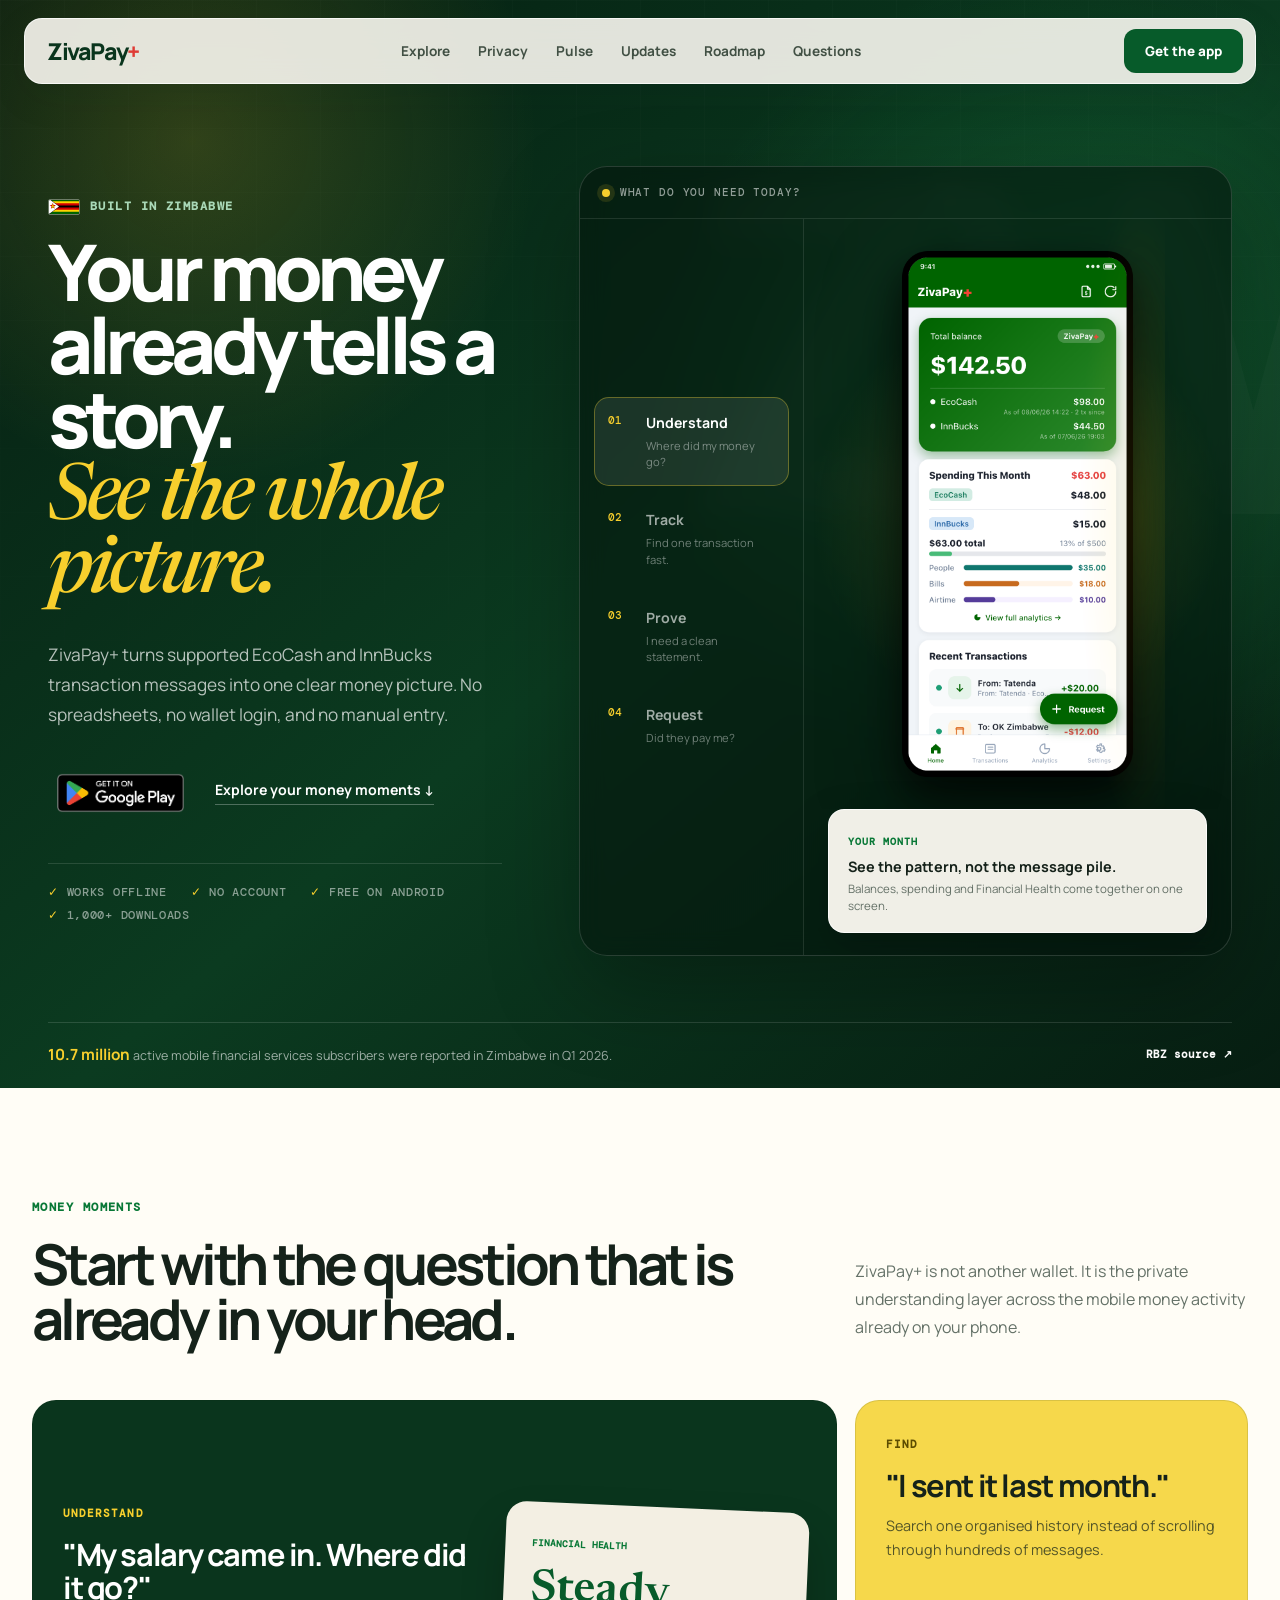
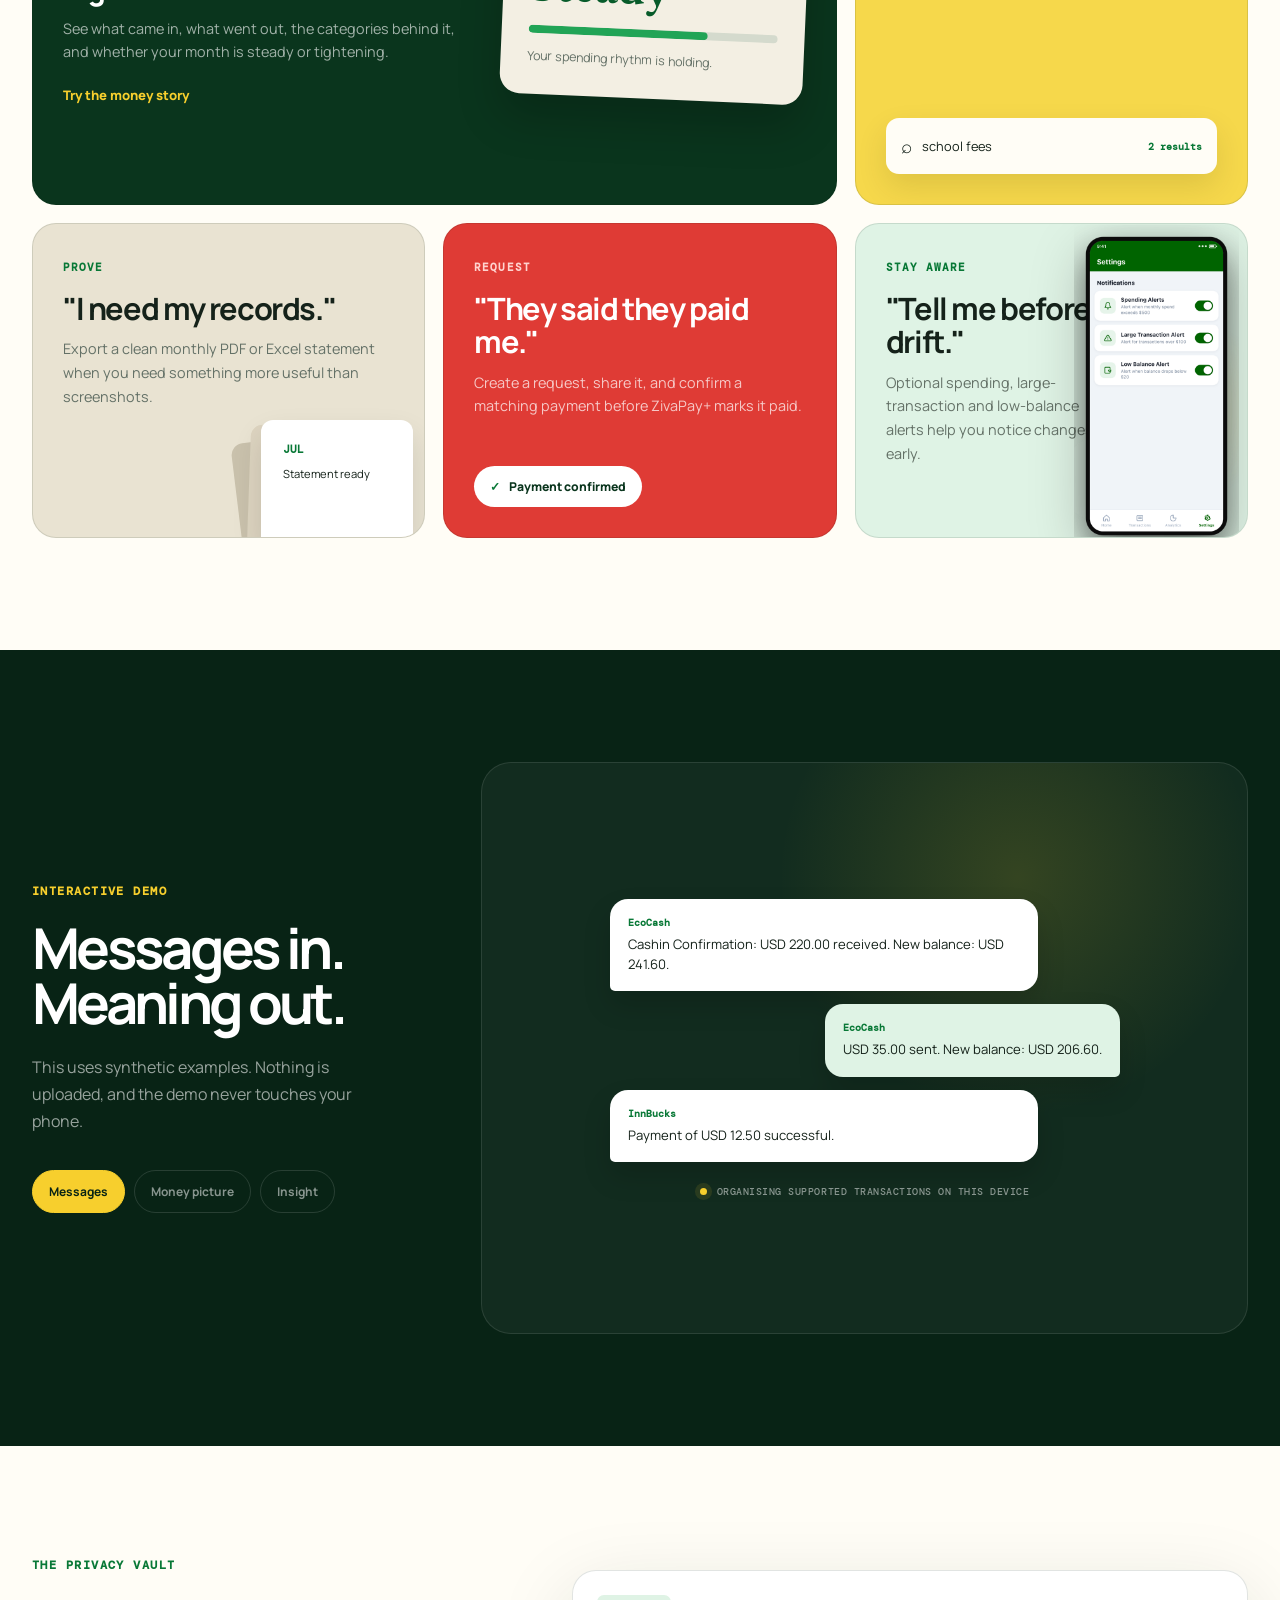
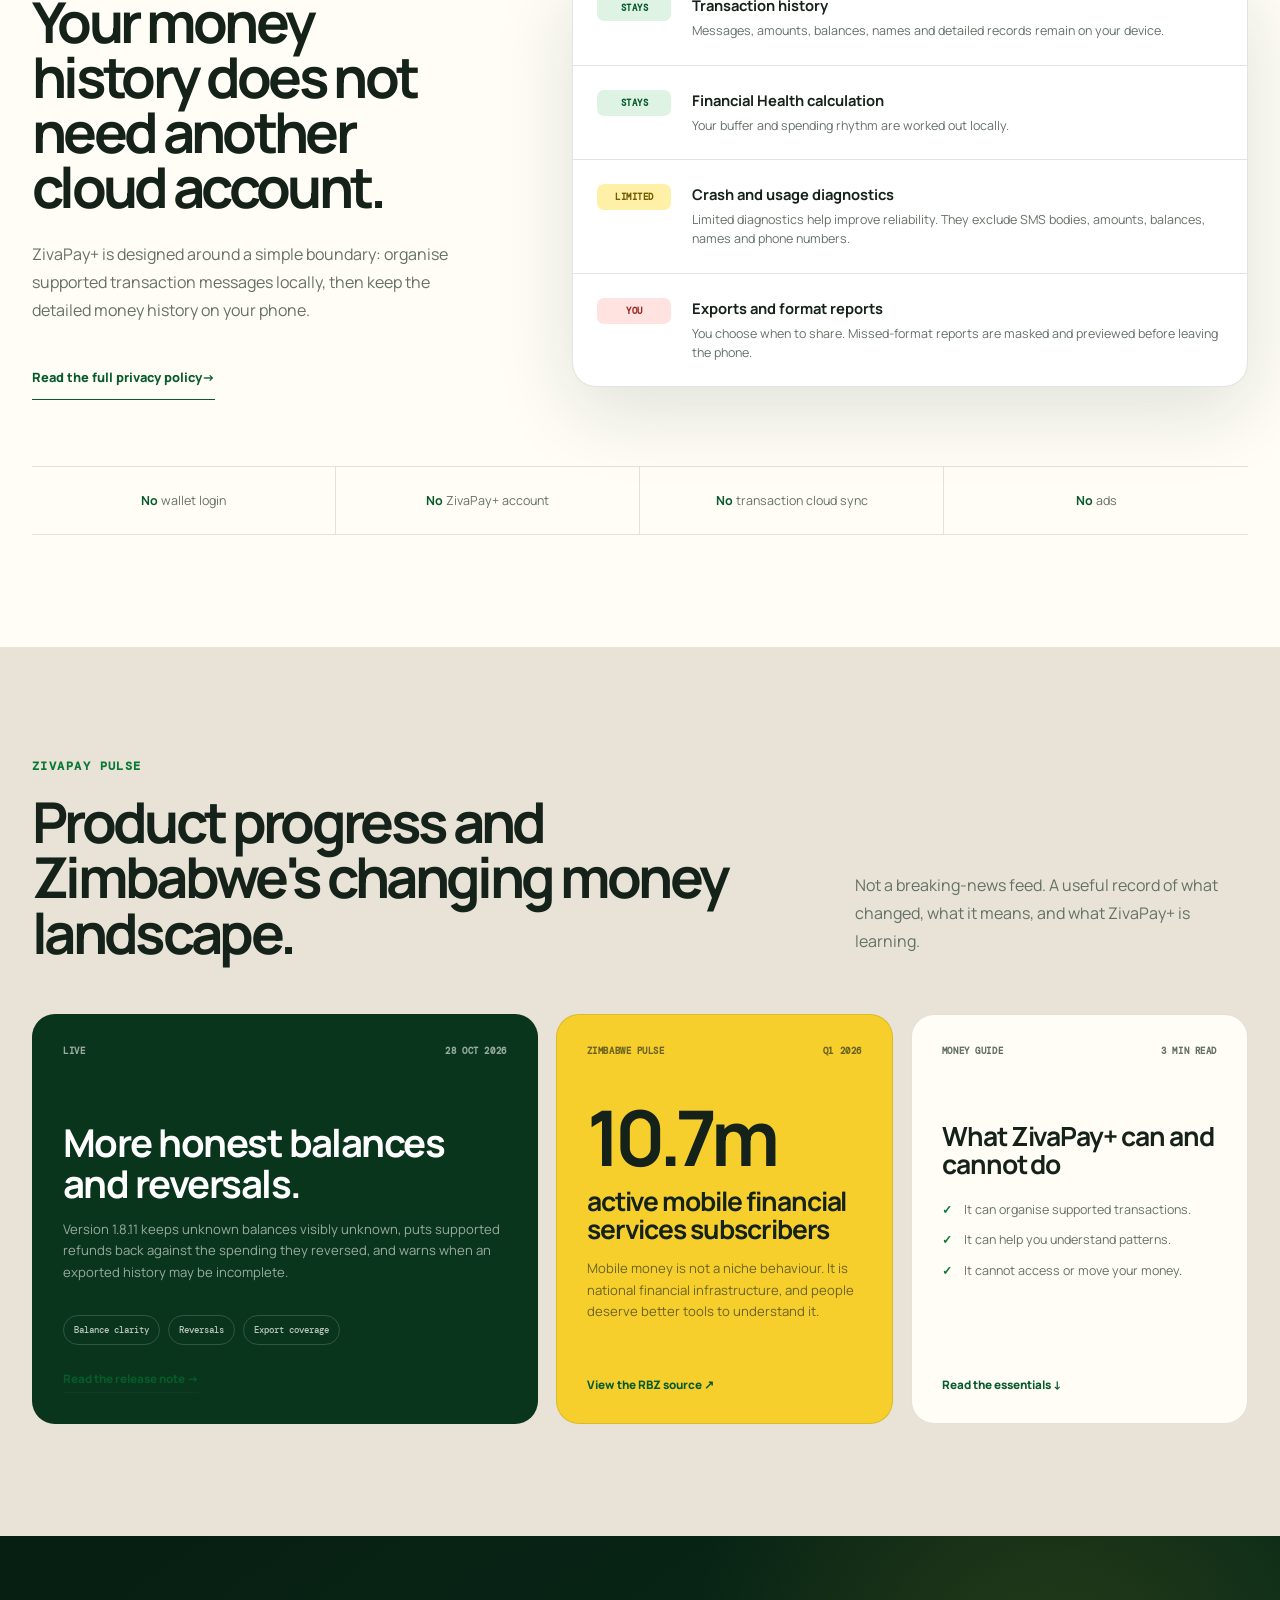
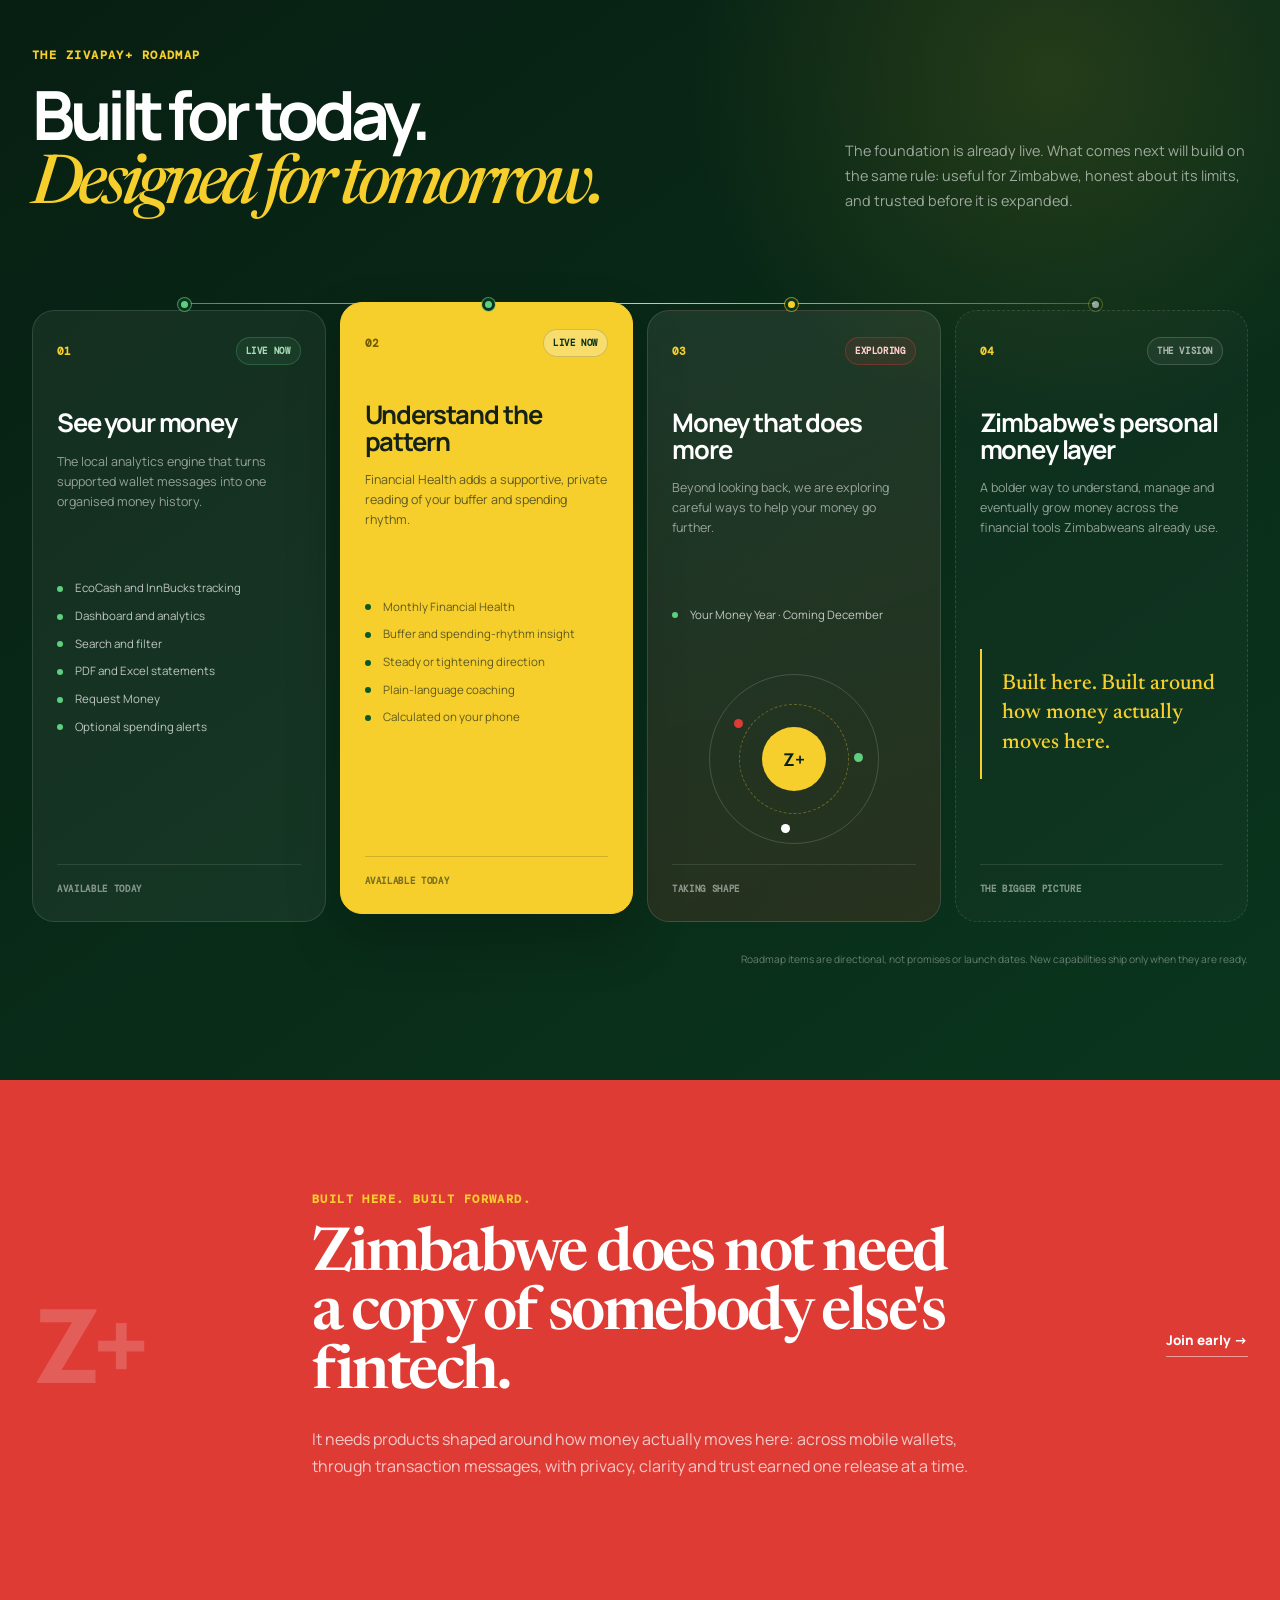
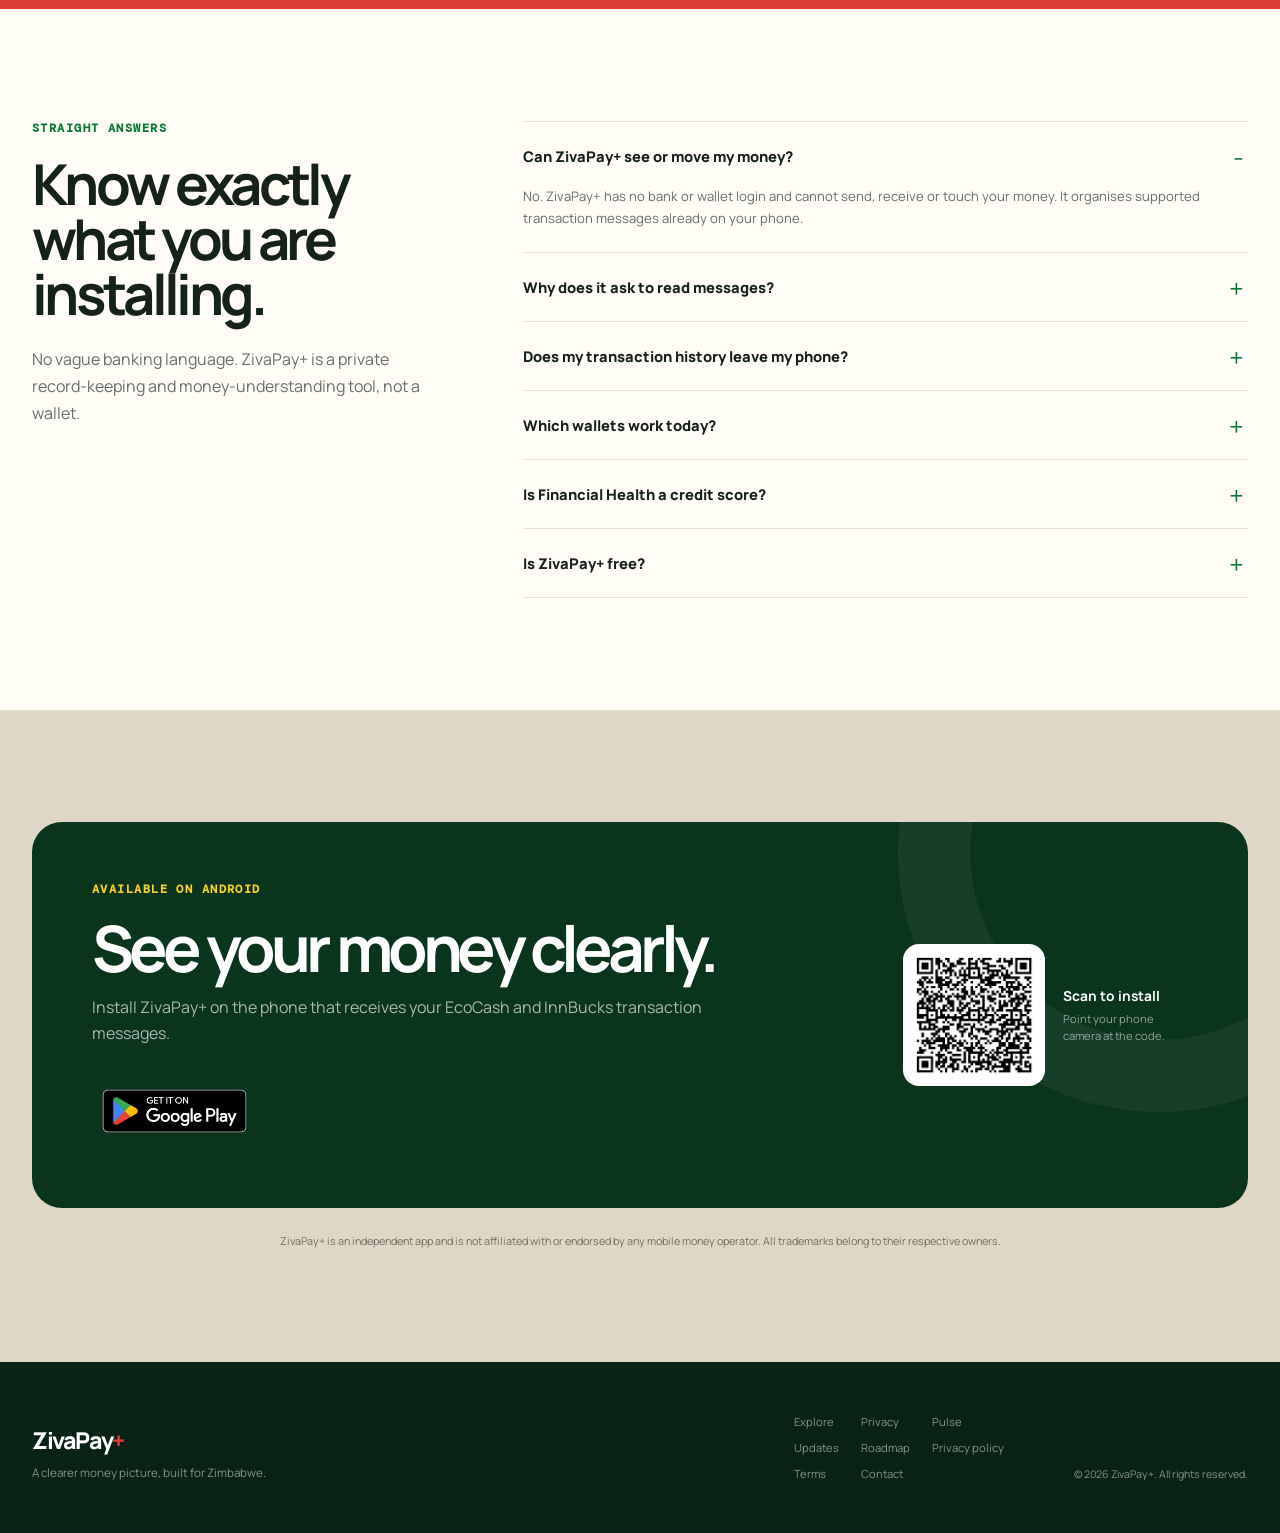
<file: index.html>
<!DOCTYPE html>
<html lang="en">
<head>
  <meta charset="UTF-8"/>
  <meta name="viewport" content="width=device-width, initial-scale=1.0"/>
  <title>ZivaPay+ | EcoCash &amp; InnBucks Money Tracker Zimbabwe</title>
  <meta name="description" content="Track supported EcoCash and InnBucks transactions privately on Android. See balances, spending, Financial Health, statements and payment requests in one place."/>
  <link rel="canonical" href="https://zivapayplus.com/"/>
  <meta name="theme-color" content="#0b5d31"/>
  <meta property="og:type" content="website"/>
  <meta property="og:locale" content="en_ZW"/>
  <meta property="og:site_name" content="ZivaPay+"/>
  <meta property="og:title" content="ZivaPay+ - Your money story, finally clear"/>
  <meta property="og:description" content="Understand your EcoCash and InnBucks activity in one private, on-device money picture."/>
  <meta property="og:url" content="https://zivapayplus.com/"/>
  <meta property="og:image" content="https://zivapayplus.com/og-image.png"/>
  <meta property="og:image:width" content="1200"/>
  <meta property="og:image:height" content="630"/>
  <meta property="og:image:alt" content="ZivaPay+ brings supported EcoCash and InnBucks activity into one clear money picture"/>
  <meta name="twitter:card" content="summary_large_image"/>
  <meta name="twitter:title" content="ZivaPay+ - Your money story, finally clear"/>
  <meta name="twitter:description" content="A clearer view of EcoCash and InnBucks, built for Zimbabwe."/>
  <meta name="twitter:image" content="https://zivapayplus.com/og-image.png"/>
  <meta name="twitter:image:alt" content="ZivaPay+ brings supported EcoCash and InnBucks activity into one clear money picture"/>
  <link rel="preconnect" href="https://fonts.googleapis.com"/>
  <link rel="preconnect" href="https://fonts.gstatic.com" crossorigin/>
  <link href="https://fonts.googleapis.com/css2?family=DM+Mono:wght@400;500&amp;family=Manrope:wght@400;500;600;700;800&amp;family=Newsreader:opsz,wght@6..72,500;6..72,600&amp;display=swap" rel="stylesheet"/>
  <link rel="stylesheet" href="./styles.css?v=20260822-1"/>
  <script src="./site.js?v=2" defer></script>
  <script type="application/ld+json">
  {
    "@context": "https://schema.org",
    "@type": "MobileApplication",
    "name": "ZivaPay+",
    "url": "https://zivapayplus.com/",
    "downloadUrl": "https://play.google.com/store/apps/details?id=com.nyoniedwin.zimpayplus.app",
    "operatingSystem": "Android",
    "applicationCategory": "FinanceApplication",
    "description": "ZivaPay+ privately organises supported EcoCash and InnBucks transaction messages into an on-device money history.",
    "inLanguage": "en-ZW",
    "countryOfOrigin": {
      "@type": "Country",
      "name": "Zimbabwe"
    },
    "offers": {
      "@type": "Offer",
      "price": "0",
      "priceCurrency": "USD",
      "availability": "https://schema.org/InStock",
      "url": "https://play.google.com/store/apps/details?id=com.nyoniedwin.zimpayplus.app"
    },
    "featureList": [
      "Supported EcoCash and InnBucks transaction tracking",
      "On-device Financial Health",
      "Request Money",
      "PDF and Excel statements",
      "Optional spending alerts"
    ]
  }
  </script>
</head>
<body>
  <a class="skip-link" href="#main">Skip to content</a>

  <nav class="site-nav" aria-label="Primary navigation">
    <a class="brand" href="#top" aria-label="ZivaPay+ home">ZivaPay<span>+</span></a>
    <div class="nav-links">
      <a href="#explore">Explore</a>
      <a href="#privacy">Privacy</a>
      <a href="#pulse">Pulse</a>
      <a href="updates.html">Updates</a>
      <a href="#roadmap">Roadmap</a>
      <a href="#questions">Questions</a>
    </div>
    <a class="nav-cta" data-play-placement="nav" href="https://play.google.com/store/apps/details?id=com.nyoniedwin.zimpayplus.app&amp;referrer=utm_source%3Dzivapayplus.com%26utm_medium%3Dwebsite%26utm_campaign%3Dwebsite_launch%26utm_content%3Dnav">Get the app</a>
  </nav>

  <main id="main">
    <section class="hero" id="top">
      <div class="hero-grid">
        <div class="hero-copy">
          <p class="eyebrow"><img class="flag-mark" src="./flag-zimbabwe.svg" width="1200" height="600" alt=""/> Built in Zimbabwe</p>
          <h1>Your money already tells a story. <em>See the whole picture.</em></h1>
          <p class="hero-lede">ZivaPay+ turns supported EcoCash and InnBucks transaction messages into one clear money picture. No spreadsheets, no wallet login, and no manual entry.</p>
          <div class="hero-actions">
            <a class="play-link" data-play-placement="hero" href="https://play.google.com/store/apps/details?id=com.nyoniedwin.zimpayplus.app&amp;referrer=utm_source%3Dzivapayplus.com%26utm_medium%3Dwebsite%26utm_campaign%3Dwebsite_launch%26utm_content%3Dhero" aria-label="Get ZivaPay+ on Google Play">
              <img src="./google-play-badge.png" width="646" height="250" alt="Get it on Google Play"/>
            </a>
            <a class="text-link" href="#explore">Explore your money moments <span aria-hidden="true">&darr;</span></a>
          </div>
          <div class="hero-assurance" aria-label="Product assurances">
            <span>Works offline</span>
            <span>No account</span>
            <span>Free on Android</span>
            <span>1,000+ downloads</span>
          </div>
        </div>

        <div class="pathfinder" aria-label="Choose what you want ZivaPay+ to help with">
          <div class="pathfinder-head">
            <span class="live-dot" aria-hidden="true"></span>
            <span>What do you need today?</span>
          </div>
          <div class="path-layout">
            <div class="path-options" role="tablist" aria-label="Money goals">
              <button class="path-button is-active" type="button" role="tab" aria-selected="true" data-path="understand">
                <span class="path-index">01</span>
                <span><strong>Understand</strong><small>Where did my money go?</small></span>
              </button>
              <button class="path-button" type="button" role="tab" aria-selected="false" data-path="track">
                <span class="path-index">02</span>
                <span><strong>Track</strong><small>Find one transaction fast.</small></span>
              </button>
              <button class="path-button" type="button" role="tab" aria-selected="false" data-path="prove">
                <span class="path-index">03</span>
                <span><strong>Prove</strong><small>I need a clean statement.</small></span>
              </button>
              <button class="path-button" type="button" role="tab" aria-selected="false" data-path="request">
                <span class="path-index">04</span>
                <span><strong>Request</strong><small>Did they pay me?</small></span>
              </button>
            </div>

            <div class="path-stage" role="tabpanel" aria-live="polite">
              <div class="stage-visual">
                <div class="stage-halo" aria-hidden="true"></div>
                <img id="path-image" src="./screen-home.png" alt="ZivaPay+ home dashboard with balances and spending"/>
              </div>
              <div class="stage-note">
                <span id="path-kicker">YOUR MONTH</span>
                <strong id="path-title">See the pattern, not the message pile.</strong>
                <p id="path-copy">Balances, spending and Financial Health come together on one screen.</p>
              </div>
            </div>
          </div>
        </div>
      </div>
      <div class="market-ribbon">
        <p><strong>10.7 million</strong> active mobile financial services subscribers were reported in Zimbabwe in Q1 2026.</p>
        <a href="https://www.rbz.co.zw/documents/nps/quarterly/2026/NPSD_FIRST_QUARTER_REPORT_ACTIVITY_MARCH_2026.pdf">RBZ source <span aria-hidden="true">&nearr;</span></a>
      </div>
    </section>

    <section class="moments section" id="explore">
      <div class="section-heading split-heading">
        <div>
          <p class="eyebrow">Money moments</p>
          <h2>Start with the question that is already in your head.</h2>
        </div>
        <p>ZivaPay+ is not another wallet. It is the private understanding layer across the mobile money activity already on your phone.</p>
      </div>

      <div class="moment-grid">
        <article class="moment-card moment-featured" id="financial-health">
          <div class="moment-copy">
            <span class="moment-tag">Understand</span>
            <h3>"My salary came in. Where did it go?"</h3>
            <p>See what came in, what went out, the categories behind it, and whether your month is steady or tightening.</p>
            <a href="#story-lab">Try the money story</a>
          </div>
          <div class="mini-health" aria-label="Illustrative Financial Health card">
            <span>FINANCIAL HEALTH</span>
            <strong>Steady</strong>
            <div class="health-line"><i style="width:72%"></i></div>
            <p>Your spending rhythm is holding.</p>
          </div>
        </article>

        <article class="moment-card moment-search">
          <span class="moment-tag">Find</span>
          <h3>"I sent it last month."</h3>
          <p>Search one organised history instead of scrolling through hundreds of messages.</p>
          <div class="search-pill"><span aria-hidden="true">⌕</span> school fees <b>2 results</b></div>
        </article>

        <article class="moment-card moment-proof">
          <span class="moment-tag">Prove</span>
          <h3>"I need my records."</h3>
          <p>Export a clean monthly PDF or Excel statement when you need something more useful than screenshots.</p>
          <div class="document-stack" aria-hidden="true"><i></i><i></i><i><b>JUL</b><span>Statement ready</span></i></div>
        </article>

        <article class="moment-card moment-paid" id="request-money">
          <span class="moment-tag">Request</span>
          <h3>"They said they paid me."</h3>
          <p>Create a request, share it, and confirm a matching payment before ZivaPay+ marks it paid.</p>
          <div class="paid-chip"><span aria-hidden="true">&#10003;</span> Payment confirmed</div>
        </article>

        <article class="moment-card moment-alert">
          <span class="moment-tag">Stay aware</span>
          <h3>"Tell me before I drift."</h3>
          <p>Optional spending, large-transaction and low-balance alerts help you notice changes early.</p>
          <img src="./screen-alerts.png" width="520" height="1040" loading="lazy" decoding="async" alt="ZivaPay+ notification settings"/>
        </article>
      </div>
    </section>

    <section class="story-lab section" id="story-lab">
      <div class="story-shell">
        <div class="story-copy">
          <p class="eyebrow light">Interactive demo</p>
          <h2>Messages in. Meaning out.</h2>
          <p>This uses synthetic examples. Nothing is uploaded, and the demo never touches your phone.</p>
          <div class="story-tabs" role="tablist" aria-label="Money story stages">
            <button type="button" class="story-tab is-active" data-story="messages" role="tab" aria-selected="true">Messages</button>
            <button type="button" class="story-tab" data-story="picture" role="tab" aria-selected="false">Money picture</button>
            <button type="button" class="story-tab" data-story="insight" role="tab" aria-selected="false">Insight</button>
          </div>
        </div>

        <div class="story-canvas" aria-live="polite">
          <div class="story-view is-active" data-story-view="messages">
            <div class="sms-thread">
              <div class="sms sms-in"><small>EcoCash</small>Cashin Confirmation: USD 220.00 received. New balance: USD 241.60.</div>
              <div class="sms sms-out"><small>EcoCash</small>USD 35.00 sent. New balance: USD 206.60.</div>
              <div class="sms sms-in"><small>InnBucks</small>Payment of USD 12.50 successful.</div>
              <div class="processing-line"><i></i> Organising supported transactions on this device</div>
            </div>
          </div>

          <div class="story-view" data-story-view="picture">
            <div class="picture-board">
              <div class="picture-total"><small>ILLUSTRATIVE BALANCE</small><strong>$194.10</strong><span>Across 2 wallets</span></div>
              <div class="picture-bars">
                <div><span>Transfers</span><i><b style="width:62%"></b></i><strong>$35.00</strong></div>
                <div><span>Bundles</span><i><b style="width:28%"></b></i><strong>$12.50</strong></div>
                <div><span>Other</span><i><b style="width:12%"></b></i><strong>$6.00</strong></div>
              </div>
            </div>
          </div>

          <div class="story-view" data-story-view="insight">
            <div class="insight-board">
              <div class="insight-mark">Z</div>
              <small>ILLUSTRATIVE FINANCIAL HEALTH</small>
              <h3>Your month looks steady.</h3>
              <p>Money coming in is keeping pace with your recent spending rhythm. Keep an eye on transfers, your largest category so far.</p>
              <div><span>On-device calculation</span><span>Not a credit score</span></div>
            </div>
          </div>
        </div>
      </div>
    </section>

    <section class="privacy section" id="privacy">
      <div class="privacy-grid">
        <div class="privacy-intro">
          <p class="eyebrow">The privacy vault</p>
          <h2>Your money history does not need another cloud account.</h2>
          <p>ZivaPay+ is designed around a simple boundary: organise supported transaction messages locally, then keep the detailed money history on your phone.</p>
          <a class="outline-link" href="privacy.html">Read the full privacy policy <span aria-hidden="true">&rarr;</span></a>
        </div>
        <div class="vault" aria-label="How ZivaPay+ handles data">
          <div class="vault-row">
            <span class="vault-status stays">STAYS</span>
            <div><strong>Transaction history</strong><p>Messages, amounts, balances, names and detailed records remain on your device.</p></div>
          </div>
          <div class="vault-row">
            <span class="vault-status stays">STAYS</span>
            <div><strong>Financial Health calculation</strong><p>Your buffer and spending rhythm are worked out locally.</p></div>
          </div>
          <div class="vault-row">
            <span class="vault-status limited">LIMITED</span>
            <div><strong>Crash and usage diagnostics</strong><p>Limited diagnostics help improve reliability. They exclude SMS bodies, amounts, balances, names and phone numbers.</p></div>
          </div>
          <div class="vault-row">
            <span class="vault-status you">YOU</span>
            <div><strong>Exports and format reports</strong><p>You choose when to share. Missed-format reports are masked and previewed before leaving the phone.</p></div>
          </div>
        </div>
      </div>
      <div class="privacy-facts">
        <span><b>No</b> wallet login</span>
        <span><b>No</b> ZivaPay+ account</span>
        <span><b>No</b> transaction cloud sync</span>
        <span><b>No</b> ads</span>
      </div>
    </section>

    <section class="pulse section" id="pulse">
      <div class="section-heading split-heading">
        <div>
          <p class="eyebrow">ZivaPay Pulse</p>
          <h2>Product progress and Zimbabwe's changing money landscape.</h2>
        </div>
        <p>Not a breaking-news feed. A useful record of what changed, what it means, and what ZivaPay+ is learning.</p>
      </div>

      <div class="pulse-grid">
        <article class="pulse-card pulse-release">
          <div class="pulse-meta"><span>LIVE</span><time datetime="2026-10-28">28 OCT 2026</time></div>
          <h3>More honest balances and reversals.</h3>
          <p>Version 1.8.11 keeps unknown balances visibly unknown, puts supported refunds back against the spending they reversed, and warns when an exported history may be incomplete.</p>
          <div class="release-pills"><span>Balance clarity</span><span>Reversals</span><span>Export coverage</span></div>
          <a class="pulse-read-more" href="updates.html#next-release">Read the release note <span aria-hidden="true">&rarr;</span></a>
        </article>

        <article class="pulse-card pulse-market">
          <div class="pulse-meta"><span>ZIMBABWE PULSE</span><time datetime="2026-Q1">Q1 2026</time></div>
          <strong class="big-number">10.7m</strong>
          <h3>active mobile financial services subscribers</h3>
          <p>Mobile money is not a niche behaviour. It is national financial infrastructure, and people deserve better tools to understand it.</p>
          <a href="https://www.rbz.co.zw/documents/nps/quarterly/2026/NPSD_FIRST_QUARTER_REPORT_ACTIVITY_MARCH_2026.pdf">View the RBZ source <span aria-hidden="true">&nearr;</span></a>
        </article>

        <article class="pulse-card pulse-guide">
          <div class="pulse-meta"><span>MONEY GUIDE</span><span>3 MIN READ</span></div>
          <h3>What ZivaPay+ can and cannot do</h3>
          <ul>
            <li>It can organise supported transactions.</li>
            <li>It can help you understand patterns.</li>
            <li>It cannot access or move your money.</li>
          </ul>
          <a href="#questions">Read the essentials <span aria-hidden="true">&darr;</span></a>
        </article>
      </div>
    </section>

    <section class="roadmap section" id="roadmap">
      <div class="roadmap-heading">
        <div>
          <p class="eyebrow light">The ZivaPay+ roadmap</p>
          <h2>Built for today.<br><em>Designed for tomorrow.</em></h2>
        </div>
        <p>The foundation is already live. What comes next will build on the same rule: useful for Zimbabwe, honest about its limits, and trusted before it is expanded.</p>
      </div>

      <div class="roadmap-track" aria-hidden="true"><i></i><i></i><i></i><i></i></div>
      <div class="roadmap-grid">
        <article class="roadmap-card roadmap-live">
          <div class="roadmap-meta"><span>01</span><strong>LIVE NOW</strong></div>
          <h3>See your money</h3>
          <p class="roadmap-summary">The local analytics engine that turns supported wallet messages into one organised money history.</p>
          <ul>
            <li>EcoCash and InnBucks tracking</li>
            <li>Dashboard and analytics</li>
            <li>Search and filter</li>
            <li>PDF and Excel statements</li>
            <li>Request Money</li>
            <li>Optional spending alerts</li>
          </ul>
          <div class="roadmap-foot">Available today</div>
        </article>

        <article class="roadmap-card roadmap-health">
          <div class="roadmap-meta"><span>02</span><strong>LIVE NOW</strong></div>
          <h3>Understand the pattern</h3>
          <p class="roadmap-summary">Financial Health adds a supportive, private reading of your buffer and spending rhythm.</p>
          <ul>
            <li>Monthly Financial Health</li>
            <li>Buffer and spending-rhythm insight</li>
            <li>Steady or tightening direction</li>
            <li>Plain-language coaching</li>
            <li>Calculated on your phone</li>
          </ul>
          <div class="roadmap-foot">Available today</div>
        </article>

        <article class="roadmap-card roadmap-horizon">
          <div class="roadmap-meta"><span>03</span><strong>EXPLORING</strong></div>
          <h3>Money that does more</h3>
          <p class="roadmap-summary">Beyond looking back, we are exploring careful ways to help your money go further.</p>
          <ul>
            <li>Your Money Year · Coming December</li>
          </ul>
          <div class="roadmap-orbit" aria-hidden="true"><b>Z+</b><i></i><i></i><i></i></div>
          <div class="roadmap-foot">Taking shape</div>
        </article>

        <article class="roadmap-card roadmap-vision">
          <div class="roadmap-meta"><span>04</span><strong>THE VISION</strong></div>
          <h3>Zimbabwe's personal money layer</h3>
          <p class="roadmap-summary">A bolder way to understand, manage and eventually grow money across the financial tools Zimbabweans already use.</p>
          <blockquote>Built here. Built around how money actually moves here.</blockquote>
          <div class="roadmap-foot">The bigger picture</div>
        </article>
      </div>
      <p class="roadmap-note">Roadmap items are directional, not promises or launch dates. New capabilities ship only when they are ready.</p>
    </section>

    <section class="vision section">
      <div class="vision-mark" aria-hidden="true">Z+</div>
      <div>
        <p class="eyebrow light">Built here. Built forward.</p>
        <h2>Zimbabwe does not need a copy of somebody else's fintech.</h2>
        <p>It needs products shaped around how money actually moves here: across mobile wallets, through transaction messages, with privacy, clarity and trust earned one release at a time.</p>
      </div>
      <a href="#download">Join early <span aria-hidden="true">&rarr;</span></a>
    </section>

    <section class="faq section" id="questions">
      <div class="faq-intro">
        <p class="eyebrow">Straight answers</p>
        <h2>Know exactly what you are installing.</h2>
        <p>No vague banking language. ZivaPay+ is a private record-keeping and money-understanding tool, not a wallet.</p>
      </div>
      <div class="faq-list">
        <details open>
          <summary>Can ZivaPay+ see or move my money?</summary>
          <p>No. ZivaPay+ has no bank or wallet login and cannot send, receive or touch your money. It organises supported transaction messages already on your phone.</p>
        </details>
        <details>
          <summary>Why does it ask to read messages?</summary>
          <p>EcoCash and InnBucks send transaction confirmations by SMS. ZivaPay+ uses supported transaction formats to build your history automatically. Other messages are not added to your ledger.</p>
        </details>
        <details>
          <summary>Does my transaction history leave my phone?</summary>
          <p>Your detailed transaction history is processed and stored on your device. Limited crash and usage diagnostics help improve reliability, but exclude SMS bodies, amounts, balances, names and phone numbers.</p>
        </details>
        <details>
          <summary>Which wallets work today?</summary>
          <p>EcoCash and InnBucks. New formats and wallets are added only when they can be supported accurately and safely.</p>
        </details>
        <details>
          <summary>Is Financial Health a credit score?</summary>
          <p>No. It is a private, plain-language reading of patterns in your own on-device history. It does not approve loans, judge eligibility or report to a credit bureau.</p>
        </details>
        <details>
          <summary>Is ZivaPay+ free?</summary>
          <p>Yes. ZivaPay+ is currently free to download and use on Android, with no subscription and no ads.</p>
        </details>
      </div>
    </section>

    <section class="download section" id="download">
      <div class="download-card">
        <div>
          <p class="eyebrow light">Available on Android</p>
          <h2>See your money clearly.</h2>
          <p>Install ZivaPay+ on the phone that receives your EcoCash and InnBucks transaction messages.</p>
          <a class="play-link play-link-large" data-play-placement="download" href="https://play.google.com/store/apps/details?id=com.nyoniedwin.zimpayplus.app&amp;referrer=utm_source%3Dzivapayplus.com%26utm_medium%3Dwebsite%26utm_campaign%3Dwebsite_launch%26utm_content%3Ddownload" aria-label="Get ZivaPay+ on Google Play">
            <img src="./google-play-badge.png" width="646" height="250" loading="lazy" decoding="async" alt="Get it on Google Play"/>
          </a>
        </div>
        <div class="qr-block">
          <img src="./play-store-qr.png" width="512" height="512" loading="lazy" decoding="async" alt="QR code linking to ZivaPay+ on Google Play"/>
          <span><strong>Scan to install</strong>Point your phone camera at the code.</span>
        </div>
      </div>
      <p class="independence-note">ZivaPay+ is an independent app and is not affiliated with or endorsed by any mobile money operator. All trademarks belong to their respective owners.</p>
    </section>
  </main>

  <footer>
    <div>
      <a class="brand footer-brand" href="#top">ZivaPay<span>+</span></a>
      <p>A clearer money picture, built for Zimbabwe.</p>
    </div>
    <div class="footer-links">
      <a href="#explore">Explore</a>
      <a href="#privacy">Privacy</a>
      <a href="#pulse">Pulse</a>
      <a href="updates.html">Updates</a>
      <a href="#roadmap">Roadmap</a>
      <a href="privacy.html">Privacy policy</a>
      <a href="terms.html">Terms</a>
      <a href="mailto:hello@zivapayplus.com">Contact</a>
    </div>
    <p>&copy; 2026 ZivaPay+. All rights reserved.</p>
  </footer>
</body>
</html>
</file>
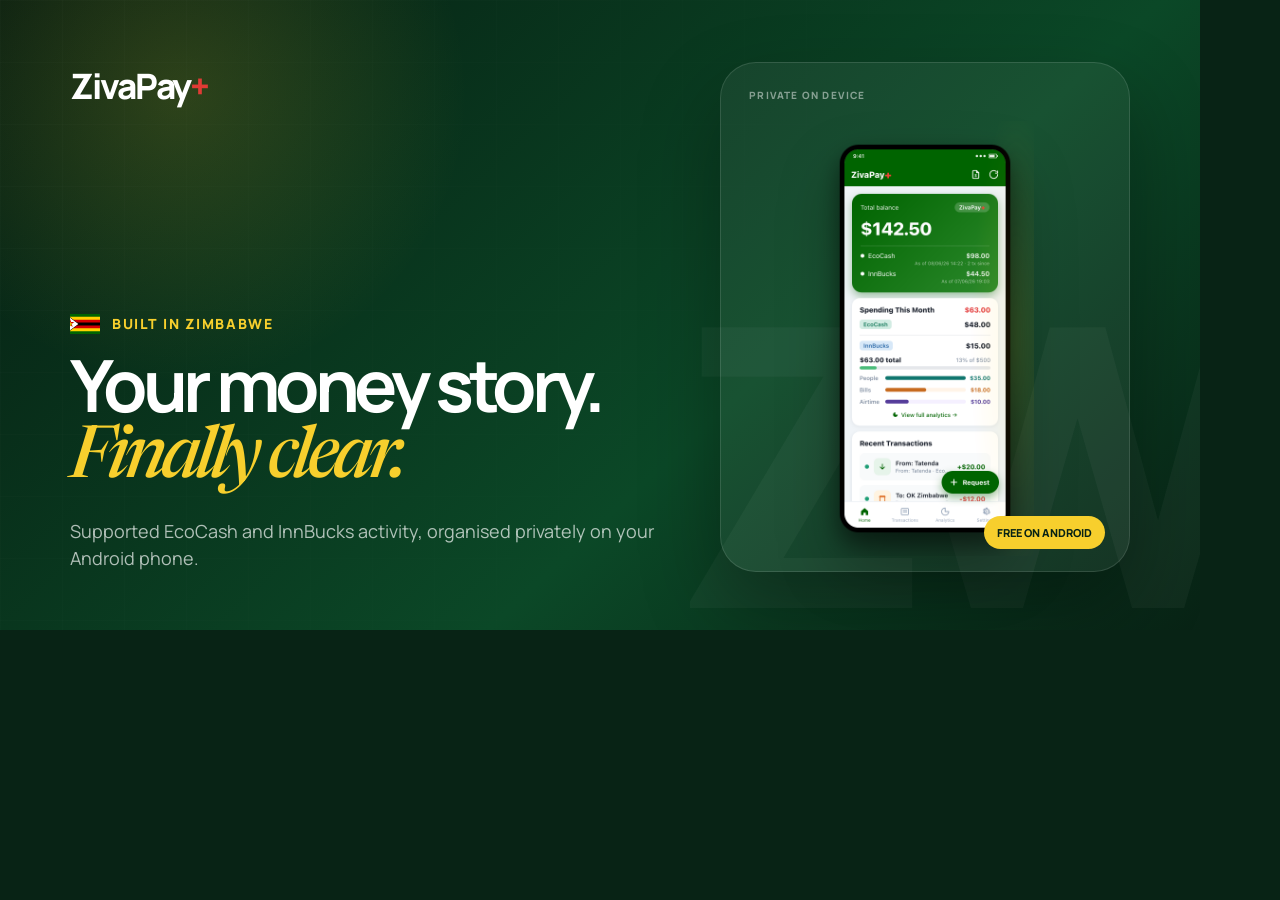
<file: og-card-source.html>
<!DOCTYPE html>
<html lang="en">
<head>
  <meta charset="UTF-8"/>
  <meta name="viewport" content="width=1200, initial-scale=1"/>
  <meta name="robots" content="noindex"/>
  <title>ZivaPay+ social card source</title>
  <link rel="preconnect" href="https://fonts.googleapis.com"/>
  <link rel="preconnect" href="https://fonts.gstatic.com" crossorigin/>
  <link href="https://fonts.googleapis.com/css2?family=Manrope:wght@500;700;800&amp;family=Newsreader:opsz,wght@6..72,500&amp;display=swap" rel="stylesheet"/>
  <style>
    * { box-sizing: border-box; }
    body { width: 1200px; height: 630px; margin: 0; overflow: hidden; color: #fff; background: #082315; font-family: "Manrope", sans-serif; }
    .card { width: 100%; height: 100%; padding: 62px 70px; display: grid; grid-template-columns: 1.08fr .75fr; gap: 60px; position: relative; isolation: isolate; overflow: hidden; background: radial-gradient(circle at 15% 15%, rgba(247,207,45,.16), transparent 25%), linear-gradient(137deg, #061d11, #0b4827 62%, #082315); }
    .card::before { content: ""; position: absolute; inset: 0; z-index: -1; opacity: .16; background-image: linear-gradient(rgba(255,255,255,.1) 1px, transparent 1px), linear-gradient(90deg, rgba(255,255,255,.1) 1px, transparent 1px); background-size: 62px 62px; mask-image: linear-gradient(120deg, #000, transparent 75%); }
    .card::after { content: "ZW"; position: absolute; right: -20px; bottom: -95px; z-index: -1; color: rgba(255,255,255,.035); font-size: 390px; font-weight: 800; letter-spacing: -.13em; }
    .copy { display: flex; flex-direction: column; position: relative; z-index: 2; }
    .brand { font-size: 35px; font-weight: 800; letter-spacing: -.06em; }
    .brand span { color: #df3b35; }
    .eyebrow { margin: auto 0 18px; display: flex; align-items: center; gap: 12px; color: #f7cf2d; font-size: 14px; font-weight: 800; letter-spacing: .11em; text-transform: uppercase; }
    .eyebrow img { width: 30px; height: 20px; object-fit: cover; }
    h1 { margin: 0; max-width: 660px; font-size: 72px; line-height: .91; letter-spacing: -.07em; }
    h1 em { color: #f7cf2d; font-family: "Newsreader", serif; font-weight: 500; }
    .sub { margin: 24px 0 0; max-width: 590px; color: rgba(255,255,255,.68); font-size: 18px; line-height: 1.5; }
    .phone-stage { align-self: center; height: 510px; display: grid; place-items: center; position: relative; border: 1px solid rgba(255,255,255,.12); border-radius: 36px; background: rgba(255,255,255,.055); box-shadow: 0 35px 80px rgba(0,0,0,.3); }
    .phone-stage::before { content: "PRIVATE ON DEVICE"; position: absolute; top: 25px; left: 28px; color: rgba(255,255,255,.48); font-size: 10px; font-weight: 800; letter-spacing: .12em; }
    .phone-stage img { width: 255px; max-height: 435px; margin-top: 42px; object-fit: contain; filter: drop-shadow(0 28px 28px rgba(0,0,0,.28)); }
    .assurance { position: absolute; right: 24px; bottom: 22px; padding: 9px 13px; color: #082315; border-radius: 999px; background: #f7cf2d; font-size: 11px; font-weight: 800; }
  </style>
</head>
<body>
  <main class="card">
    <section class="copy">
      <div class="brand">ZivaPay<span>+</span></div>
      <p class="eyebrow"><img src="./flag-zimbabwe.svg" alt=""/> Built in Zimbabwe</p>
      <h1>Your money story.<br><em>Finally clear.</em></h1>
      <p class="sub">Supported EcoCash and InnBucks activity, organised privately on your Android phone.</p>
    </section>
    <section class="phone-stage" aria-label="ZivaPay+ home screen">
      <img src="./screen-home.png" alt=""/>
      <span class="assurance">FREE ON ANDROID</span>
    </section>
  </main>
</body>
</html>
</file>
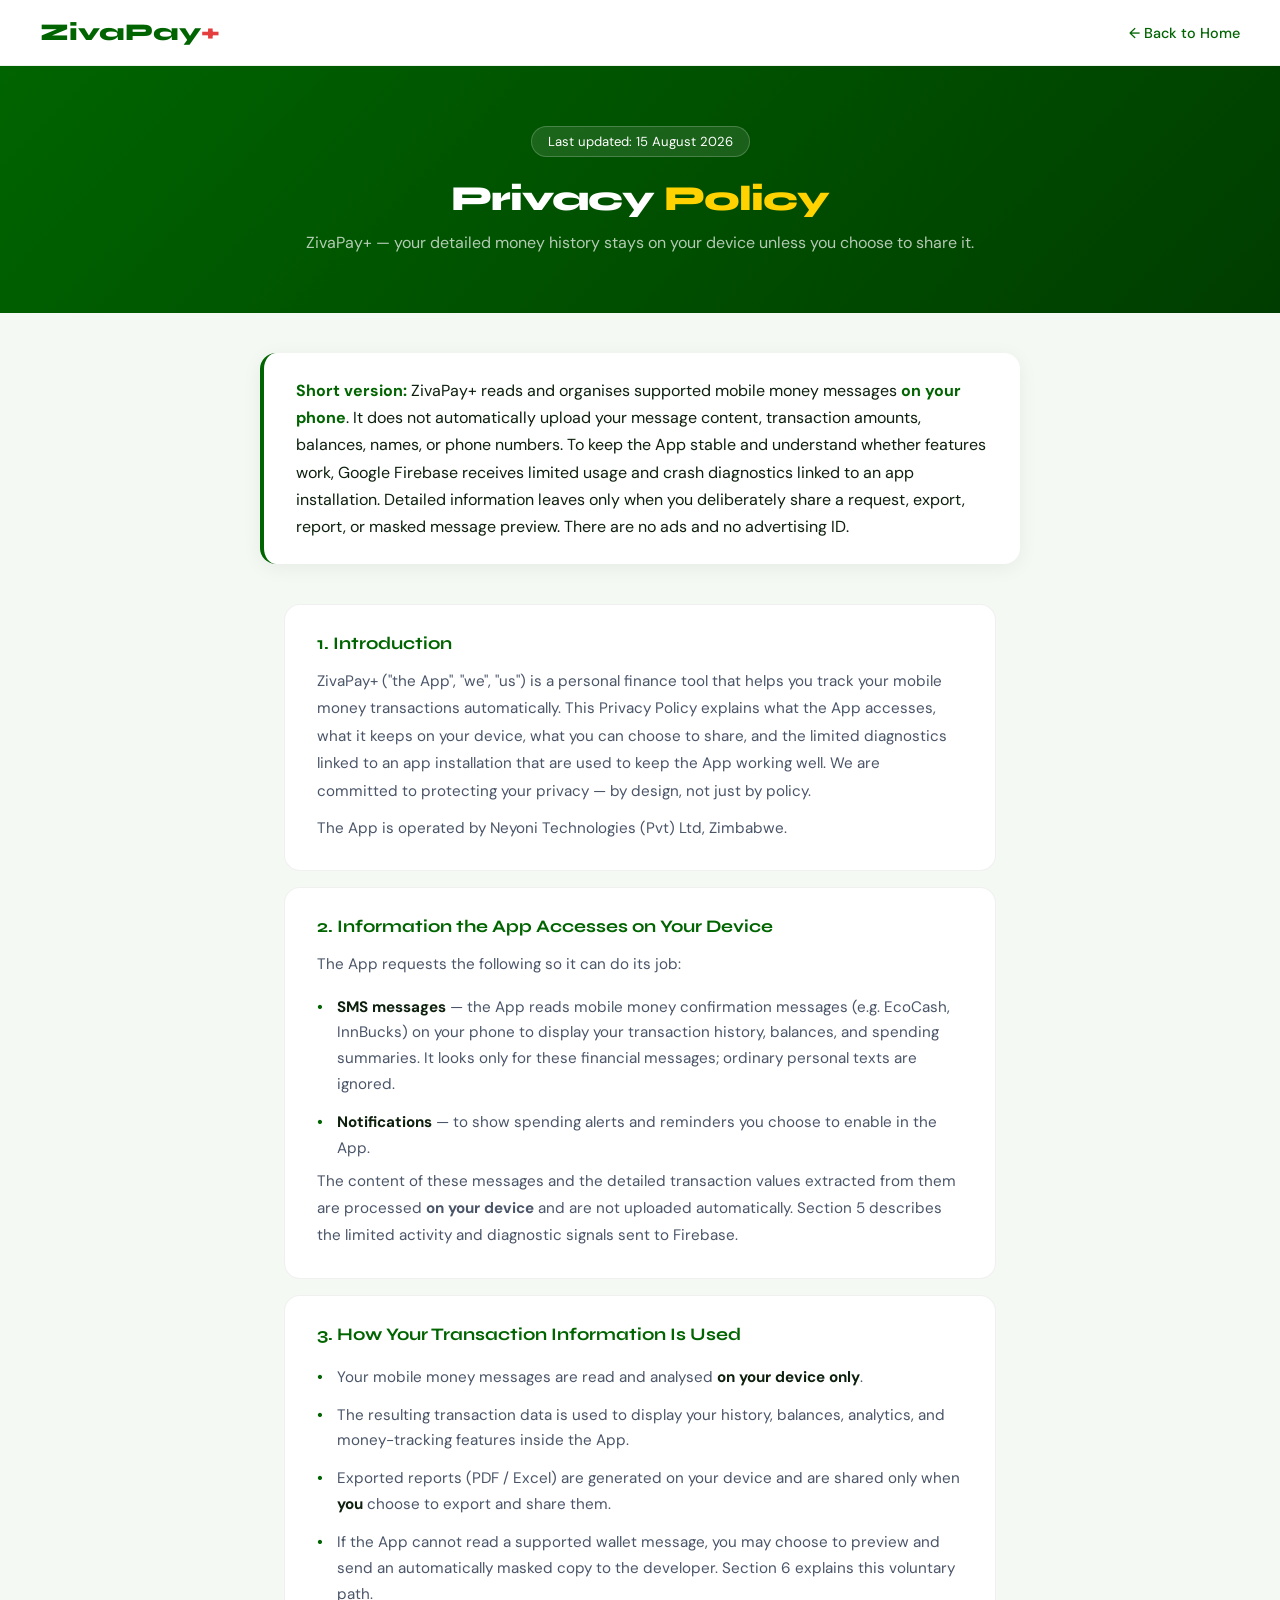
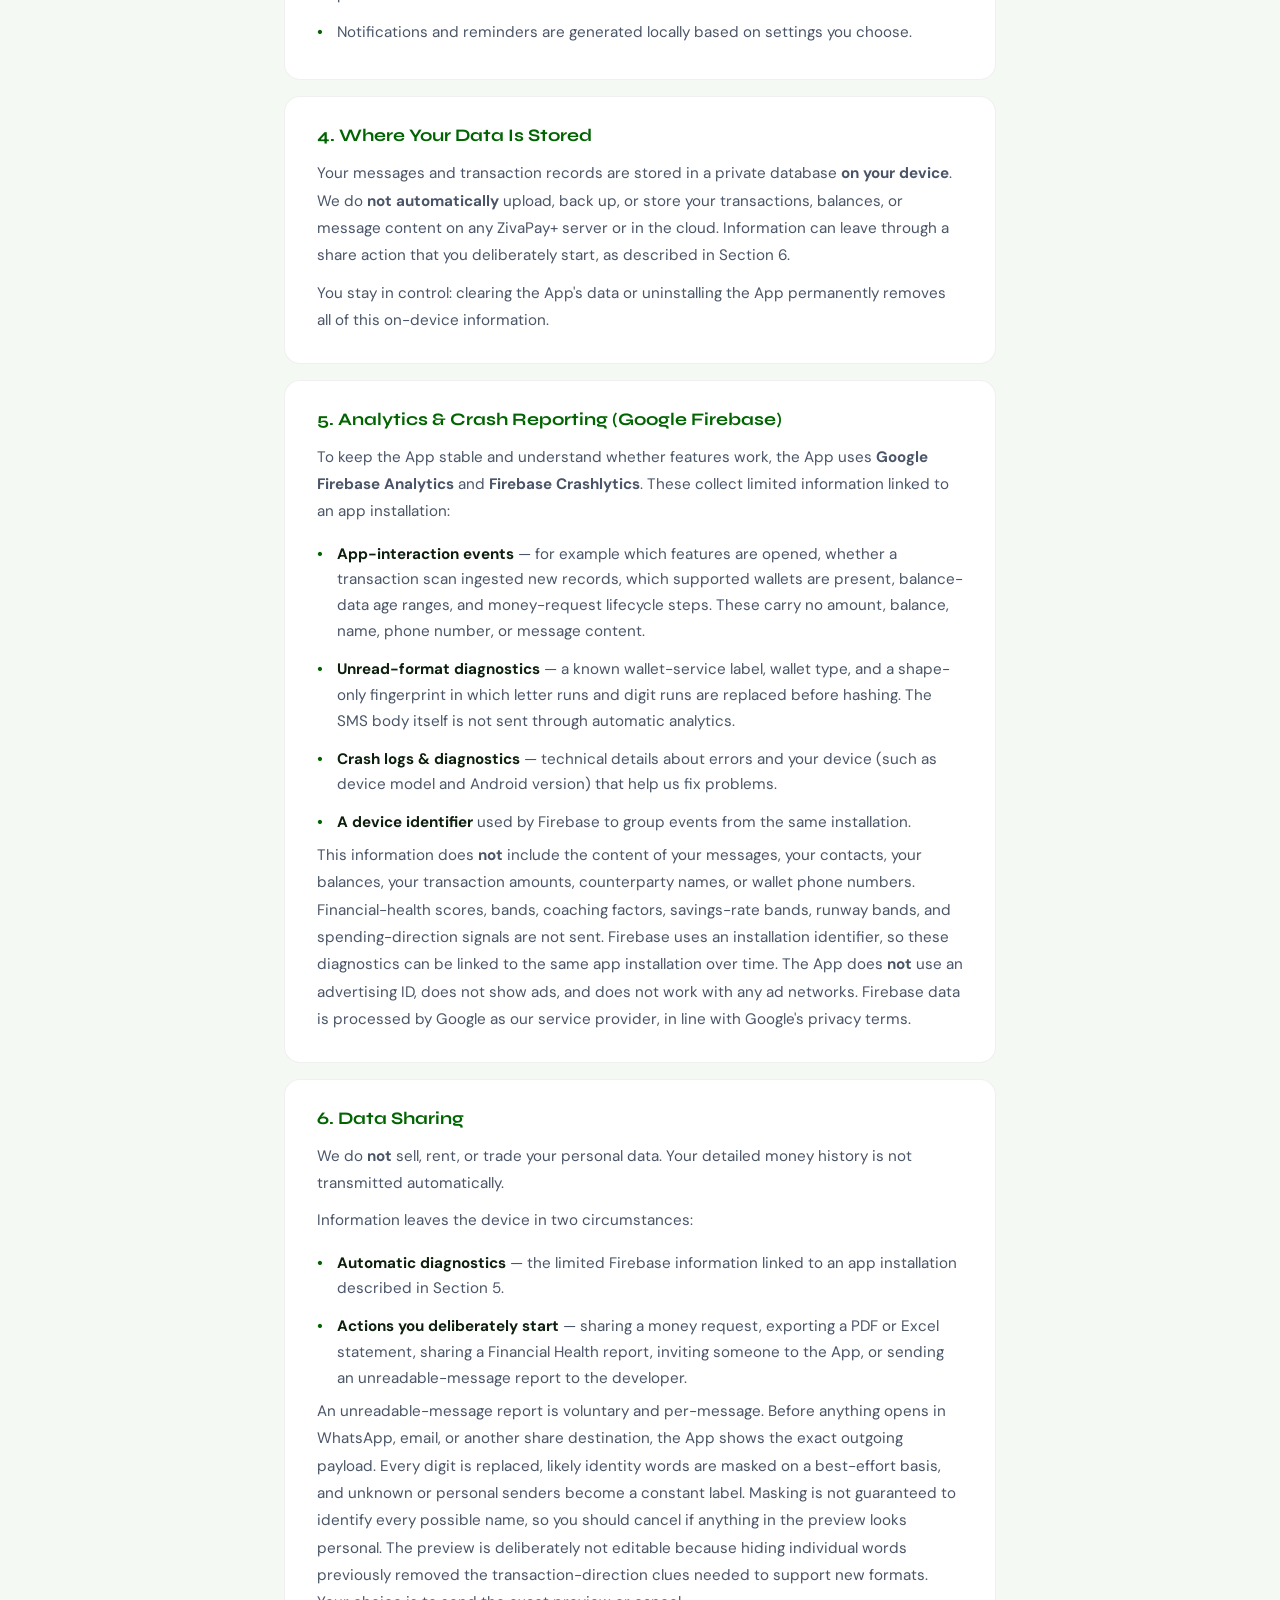
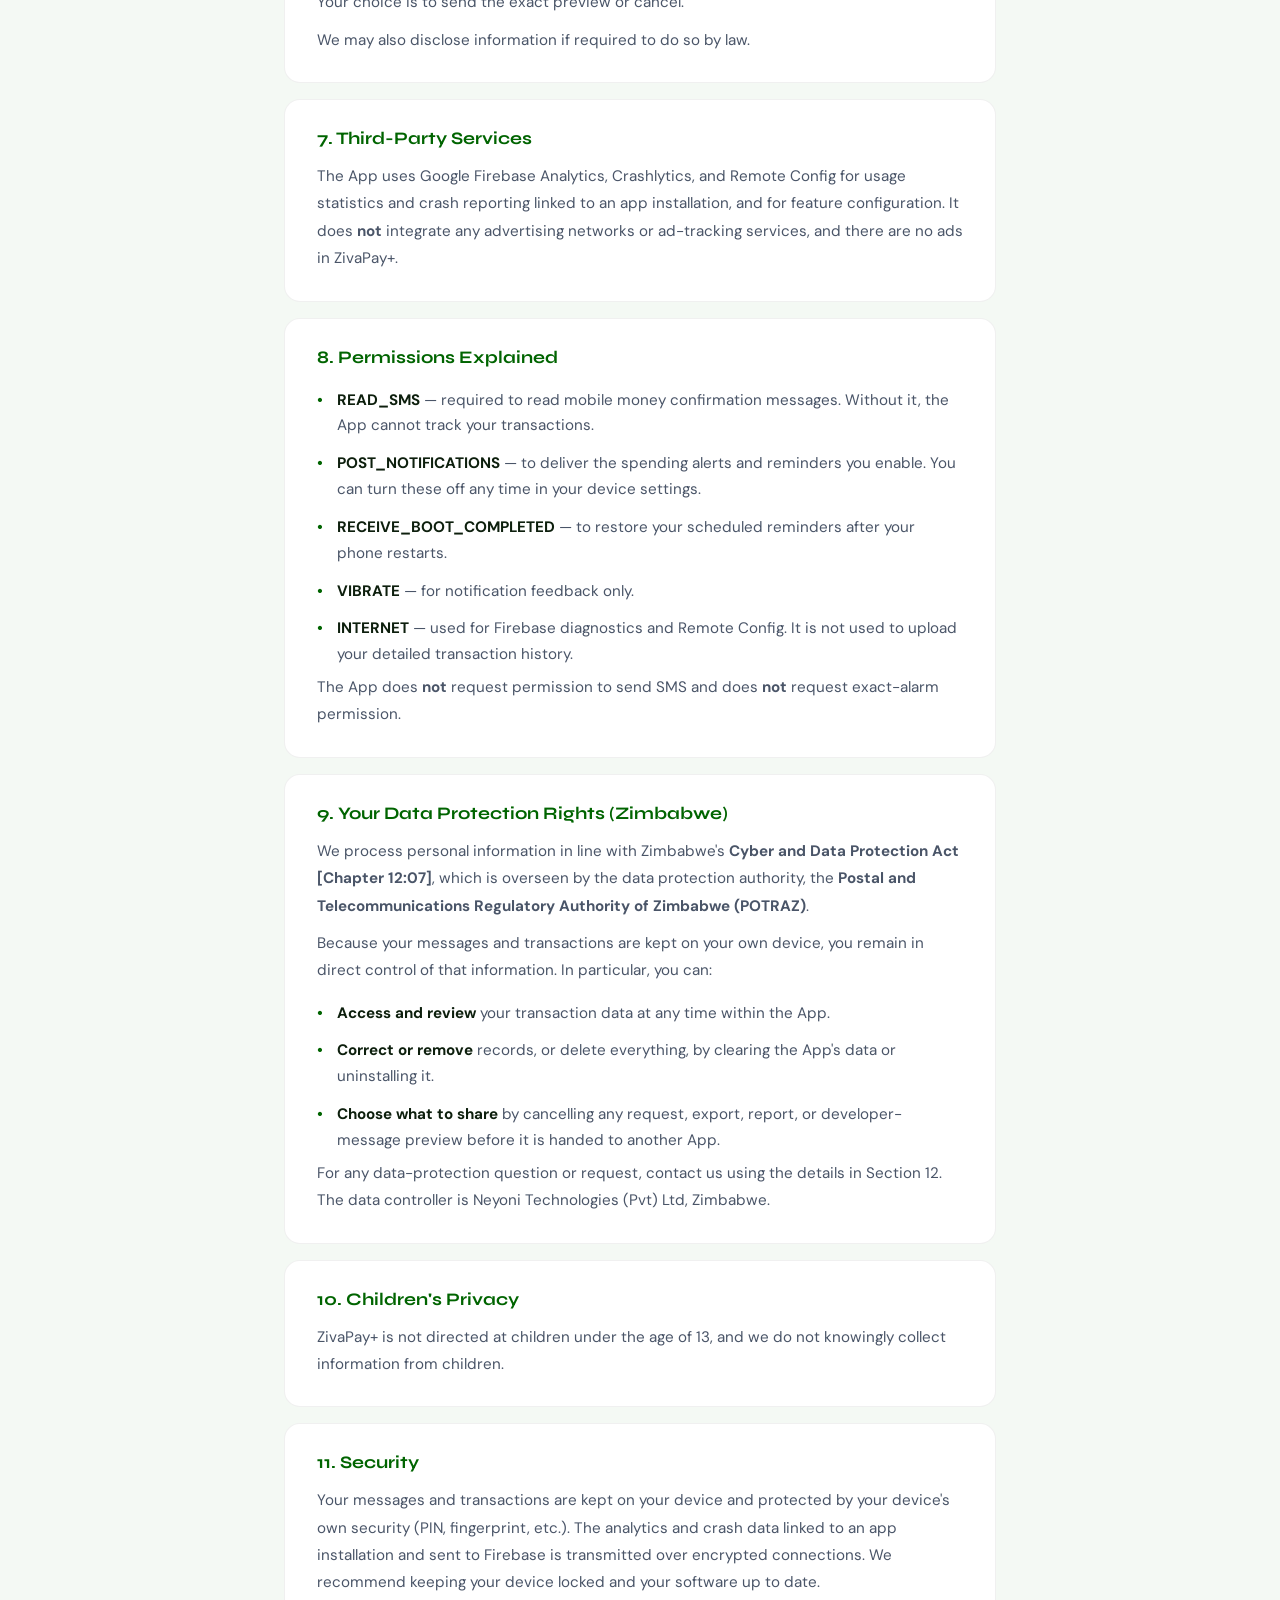
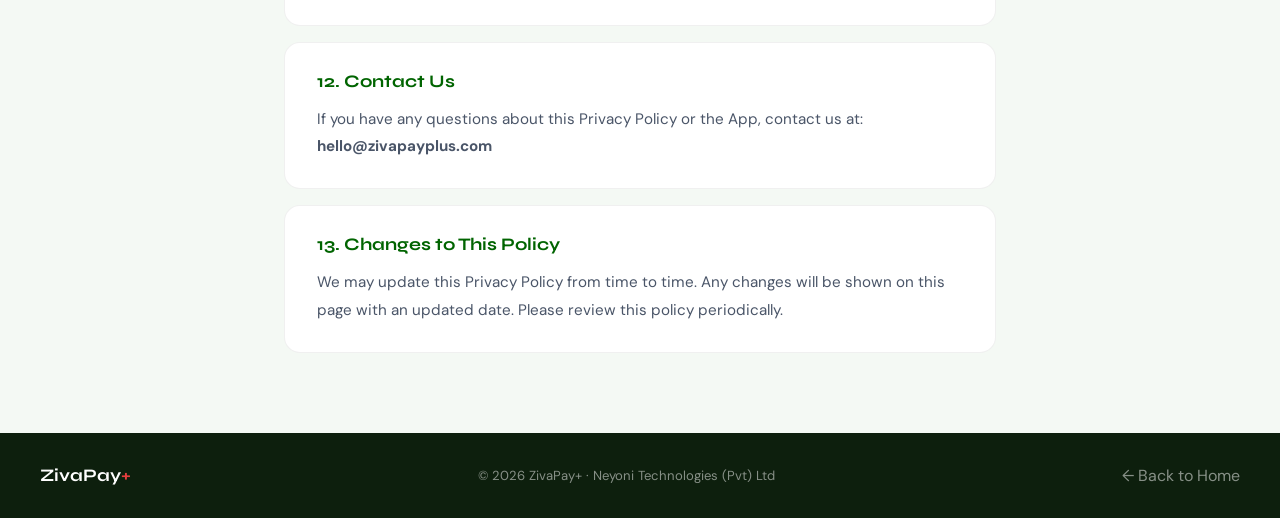
<file: privacy.html>
<!DOCTYPE html>
<html lang="en">
<head>
  <meta charset="UTF-8"/>
  <meta name="viewport" content="width=device-width, initial-scale=1.0"/>
  <title>ZivaPay+ — Privacy Policy</title>
  <meta name="description" content="How ZivaPay+ reads supported transaction messages, stores money history on-device, and uses limited diagnostics."/>
  <link rel="canonical" href="https://zivapayplus.com/privacy.html"/>
  <meta name="theme-color" content="#006400"/>
  <link rel="preconnect" href="https://fonts.googleapis.com"/>
  <link href="https://fonts.googleapis.com/css2?family=Syne:wght@400;600;700;800&amp;family=DM+Sans:wght@300;400;500&amp;display=swap" rel="stylesheet"/>
  <style>
    :root {
      --green: #006400;
      --green-pale: #E6F4EA;
      --red: #E53E3E;
      --dark: #0D1F0D;
      --grey: #718096;
      --bg: #F4F9F4;
    }
    *, *::before, *::after { box-sizing: border-box; margin: 0; padding: 0; }
    body {
      font-family: 'DM Sans', sans-serif;
      background: var(--bg);
      color: var(--dark);
    }

    /* NAV */
    nav {
      display: flex; align-items: center; justify-content: space-between;
      padding: 18px 40px;
      background: white;
      border-bottom: 1px solid rgba(0,100,0,0.08);
    }
    .nav-logo {
      font-family: 'Syne', sans-serif;
      font-size: 1.5rem; font-weight: 800;
      color: var(--green); text-decoration: none;
    }
    .nav-logo span { color: var(--red); }
    .nav-back {
      color: var(--green); font-size: 0.9rem; font-weight: 500;
      text-decoration: none;
    }
    .nav-back:hover { text-decoration: underline; }

    /* HERO */
    .hero {
      background: linear-gradient(135deg, var(--green) 0%, #003d00 100%);
      padding: 60px 40px;
      text-align: center;
    }
    .hero h1 {
      font-family: 'Syne', sans-serif;
      font-size: 2.2rem; font-weight: 800;
      color: white; letter-spacing: -1px;
      margin-bottom: 12px;
    }
    .hero h1 span { color: #FFD200; }
    .hero p {
      color: rgba(255,255,255,0.7);
      font-size: 1rem;
    }
    .hero-badge {
      display: inline-block;
      background: rgba(255,255,255,0.1);
      border: 1px solid rgba(255,255,255,0.2);
      color: white; padding: 6px 16px;
      border-radius: 100px; font-size: 0.82rem;
      margin-bottom: 20px;
    }

    /* SUMMARY BOX */
    .summary {
      max-width: 760px; margin: 40px auto 0;
      background: white; border-radius: 16px;
      padding: 24px 32px;
      border-left: 4px solid var(--green);
      box-shadow: 0 4px 20px rgba(0,0,0,0.06);
    }
    .summary p {
      font-size: 1rem; color: var(--dark);
      line-height: 1.7;
    }
    .summary strong { color: var(--green); }

    /* CONTENT */
    .content {
      max-width: 760px;
      margin: 40px auto 80px;
      padding: 0 24px;
    }
    .section {
      background: white; border-radius: 16px;
      padding: 28px 32px; margin-bottom: 16px;
      border: 1.5px solid rgba(0,0,0,0.06);
    }
    .section h2 {
      font-family: 'Syne', sans-serif;
      font-size: 1.1rem; font-weight: 700;
      color: var(--green); margin-bottom: 14px;
      display: flex; align-items: center; gap: 10px;
    }
    .section p {
      font-size: 0.95rem; color: #4A5568;
      line-height: 1.8; margin-bottom: 10px;
    }
    .section p:last-child { margin-bottom: 0; }
    .section ul {
      list-style: none; padding: 0;
    }
    .section ul li {
      font-size: 0.95rem; color: #4A5568;
      line-height: 1.7; padding: 6px 0;
      padding-left: 20px; position: relative;
    }
    .section ul li::before {
      content: '•';
      color: var(--green);
      position: absolute; left: 0;
      font-weight: 700;
    }
    .section ul li strong { color: var(--dark); }

    /* FOOTER */
    footer {
      background: var(--dark);
      color: rgba(255,255,255,0.5);
      padding: 32px 40px;
      display: flex; justify-content: space-between;
      align-items: center; flex-wrap: wrap; gap: 16px;
    }
    .footer-logo {
      font-family: 'Syne', sans-serif;
      font-size: 1.1rem; font-weight: 700; color: white;
    }
    .footer-logo span { color: var(--red); }
    footer p { font-size: 0.82rem; }
    footer a { color: rgba(255,255,255,0.5); text-decoration: none; }
    footer a:hover { color: white; }

    @media (max-width: 600px) {
      nav { padding: 16px 20px; }
      .hero { padding: 40px 20px; }
      .hero h1 { font-size: 1.6rem; }
      .summary { margin: 24px 16px 0; padding: 20px; }
      .content { margin: 24px auto 60px; }
      .section { padding: 20px; }
      footer { padding: 24px 20px; flex-direction: column; text-align: center; }
    }
  </style>
</head>
<body>

<!-- NAV -->
<nav>
  <a href="/" class="nav-logo">ZivaPay<span>+</span></a>
  <a href="/" class="nav-back">← Back to Home</a>
</nav>

<!-- HERO -->
<section class="hero">
  <div class="hero-badge">Last updated: 15 August 2026</div>
  <h1>Privacy <span>Policy</span></h1>
  <p>ZivaPay+ — your detailed money history stays on your device unless you choose to share it.</p>
</section>

<!-- SUMMARY -->
<div class="summary">
  <p><strong>Short version:</strong> ZivaPay+ reads and organises supported mobile money messages <strong>on your phone</strong>. It does not automatically upload your message content, transaction amounts, balances, names, or phone numbers. To keep the App stable and understand whether features work, Google Firebase receives limited usage and crash diagnostics linked to an app installation. Detailed information leaves only when you deliberately share a request, export, report, or masked message preview. There are no ads and no advertising ID.</p>
</div>

<!-- CONTENT -->
<div class="content">

  <div class="section">
    <h2>1. Introduction</h2>
    <p>ZivaPay+ ("the App", "we", "us") is a personal finance tool that helps you track your mobile money transactions automatically. This Privacy Policy explains what the App accesses, what it keeps on your device, what you can choose to share, and the limited diagnostics linked to an app installation that are used to keep the App working well. We are committed to protecting your privacy — by design, not just by policy.</p>
    <p>The App is operated by Neyoni Technologies (Pvt) Ltd, Zimbabwe.</p>
  </div>

  <div class="section">
    <h2>2. Information the App Accesses on Your Device</h2>
    <p>The App requests the following so it can do its job:</p>
    <ul>
      <li><strong>SMS messages</strong> — the App reads mobile money confirmation messages (e.g. EcoCash, InnBucks) on your phone to display your transaction history, balances, and spending summaries. It looks only for these financial messages; ordinary personal texts are ignored.</li>
      <li><strong>Notifications</strong> — to show spending alerts and reminders you choose to enable in the App.</li>
    </ul>
    <p>The content of these messages and the detailed transaction values extracted from them are processed <strong>on your device</strong> and are not uploaded automatically. Section 5 describes the limited activity and diagnostic signals sent to Firebase.</p>
  </div>

  <div class="section">
    <h2>3. How Your Transaction Information Is Used</h2>
    <ul>
      <li>Your mobile money messages are read and analysed <strong>on your device only</strong>.</li>
      <li>The resulting transaction data is used to display your history, balances, analytics, and money-tracking features inside the App.</li>
      <li>Exported reports (PDF / Excel) are generated on your device and are shared only when <strong>you</strong> choose to export and share them.</li>
      <li>If the App cannot read a supported wallet message, you may choose to preview and send an automatically masked copy to the developer. Section 6 explains this voluntary path.</li>
      <li>Notifications and reminders are generated locally based on settings you choose.</li>
    </ul>
  </div>

  <div class="section">
    <h2>4. Where Your Data Is Stored</h2>
    <p>Your messages and transaction records are stored in a private database <strong>on your device</strong>. We do <strong>not automatically</strong> upload, back up, or store your transactions, balances, or message content on any ZivaPay+ server or in the cloud. Information can leave through a share action that you deliberately start, as described in Section 6.</p>
    <p>You stay in control: clearing the App's data or uninstalling the App permanently removes all of this on-device information.</p>
  </div>

  <div class="section">
    <h2>5. Analytics &amp; Crash Reporting (Google Firebase)</h2>
    <p>To keep the App stable and understand whether features work, the App uses <strong>Google Firebase Analytics</strong> and <strong>Firebase Crashlytics</strong>. These collect limited information linked to an app installation:</p>
    <ul>
      <li><strong>App-interaction events</strong> — for example which features are opened, whether a transaction scan ingested new records, which supported wallets are present, balance-data age ranges, and money-request lifecycle steps. These carry no amount, balance, name, phone number, or message content.</li>
      <li><strong>Unread-format diagnostics</strong> — a known wallet-service label, wallet type, and a shape-only fingerprint in which letter runs and digit runs are replaced before hashing. The SMS body itself is not sent through automatic analytics.</li>
      <li><strong>Crash logs &amp; diagnostics</strong> — technical details about errors and your device (such as device model and Android version) that help us fix problems.</li>
      <li><strong>A device identifier</strong> used by Firebase to group events from the same installation.</li>
    </ul>
    <p>This information does <strong>not</strong> include the content of your messages, your contacts, your balances, your transaction amounts, counterparty names, or wallet phone numbers. Financial-health scores, bands, coaching factors, savings-rate bands, runway bands, and spending-direction signals are not sent. Firebase uses an installation identifier, so these diagnostics can be linked to the same app installation over time. The App does <strong>not</strong> use an advertising ID, does not show ads, and does not work with any ad networks. Firebase data is processed by Google as our service provider, in line with Google's privacy terms.</p>
  </div>

  <div class="section">
    <h2>6. Data Sharing</h2>
    <p>We do <strong>not</strong> sell, rent, or trade your personal data. Your detailed money history is not transmitted automatically.</p>
    <p>Information leaves the device in two circumstances:</p>
    <ul>
      <li><strong>Automatic diagnostics</strong> — the limited Firebase information linked to an app installation described in Section 5.</li>
      <li><strong>Actions you deliberately start</strong> — sharing a money request, exporting a PDF or Excel statement, sharing a Financial Health report, inviting someone to the App, or sending an unreadable-message report to the developer.</li>
    </ul>
    <p>An unreadable-message report is voluntary and per-message. Before anything opens in WhatsApp, email, or another share destination, the App shows the exact outgoing payload. Every digit is replaced, likely identity words are masked on a best-effort basis, and unknown or personal senders become a constant label. Masking is not guaranteed to identify every possible name, so you should cancel if anything in the preview looks personal. The preview is deliberately not editable because hiding individual words previously removed the transaction-direction clues needed to support new formats. Your choice is to send the exact preview or cancel.</p>
    <p>We may also disclose information if required to do so by law.</p>
  </div>

  <div class="section">
    <h2>7. Third-Party Services</h2>
    <p>The App uses Google Firebase Analytics, Crashlytics, and Remote Config for usage statistics and crash reporting linked to an app installation, and for feature configuration. It does <strong>not</strong> integrate any advertising networks or ad-tracking services, and there are no ads in ZivaPay+.</p>
  </div>

  <div class="section">
    <h2>8. Permissions Explained</h2>
    <ul>
      <li><strong>READ_SMS</strong> — required to read mobile money confirmation messages. Without it, the App cannot track your transactions.</li>
      <li><strong>POST_NOTIFICATIONS</strong> — to deliver the spending alerts and reminders you enable. You can turn these off any time in your device settings.</li>
      <li><strong>RECEIVE_BOOT_COMPLETED</strong> — to restore your scheduled reminders after your phone restarts.</li>
      <li><strong>VIBRATE</strong> — for notification feedback only.</li>
      <li><strong>INTERNET</strong> — used for Firebase diagnostics and Remote Config. It is not used to upload your detailed transaction history.</li>
    </ul>
    <p>The App does <strong>not</strong> request permission to send SMS and does <strong>not</strong> request exact-alarm permission.</p>
  </div>

  <div class="section">
    <h2>9. Your Data Protection Rights (Zimbabwe)</h2>
    <p>We process personal information in line with Zimbabwe's <strong>Cyber and Data Protection Act [Chapter 12:07]</strong>, which is overseen by the data protection authority, the <strong>Postal and Telecommunications Regulatory Authority of Zimbabwe (POTRAZ)</strong>.</p>
    <p>Because your messages and transactions are kept on your own device, you remain in direct control of that information. In particular, you can:</p>
    <ul>
      <li><strong>Access and review</strong> your transaction data at any time within the App.</li>
      <li><strong>Correct or remove</strong> records, or delete everything, by clearing the App's data or uninstalling it.</li>
      <li><strong>Choose what to share</strong> by cancelling any request, export, report, or developer-message preview before it is handed to another App.</li>
    </ul>
    <p>For any data-protection question or request, contact us using the details in Section 12. The data controller is Neyoni Technologies (Pvt) Ltd, Zimbabwe.</p>
  </div>

  <div class="section">
    <h2>10. Children's Privacy</h2>
    <p>ZivaPay+ is not directed at children under the age of 13, and we do not knowingly collect information from children.</p>
  </div>

  <div class="section">
    <h2>11. Security</h2>
    <p>Your messages and transactions are kept on your device and protected by your device's own security (PIN, fingerprint, etc.). The analytics and crash data linked to an app installation and sent to Firebase is transmitted over encrypted connections. We recommend keeping your device locked and your software up to date.</p>
  </div>

  <div class="section">
    <h2>12. Contact Us</h2>
    <p>If you have any questions about this Privacy Policy or the App, contact us at: <strong>hello@zivapayplus.com</strong></p>
  </div>

  <div class="section">
    <h2>13. Changes to This Policy</h2>
    <p>We may update this Privacy Policy from time to time. Any changes will be shown on this page with an updated date. Please review this policy periodically.</p>
  </div>

</div>

<!-- FOOTER -->
<footer>
  <div class="footer-logo">ZivaPay<span>+</span></div>
  <p>© 2026 ZivaPay+ · Neyoni Technologies (Pvt) Ltd</p>
  <a href="/">← Back to Home</a>
</footer>

</body>
</html>
</file>
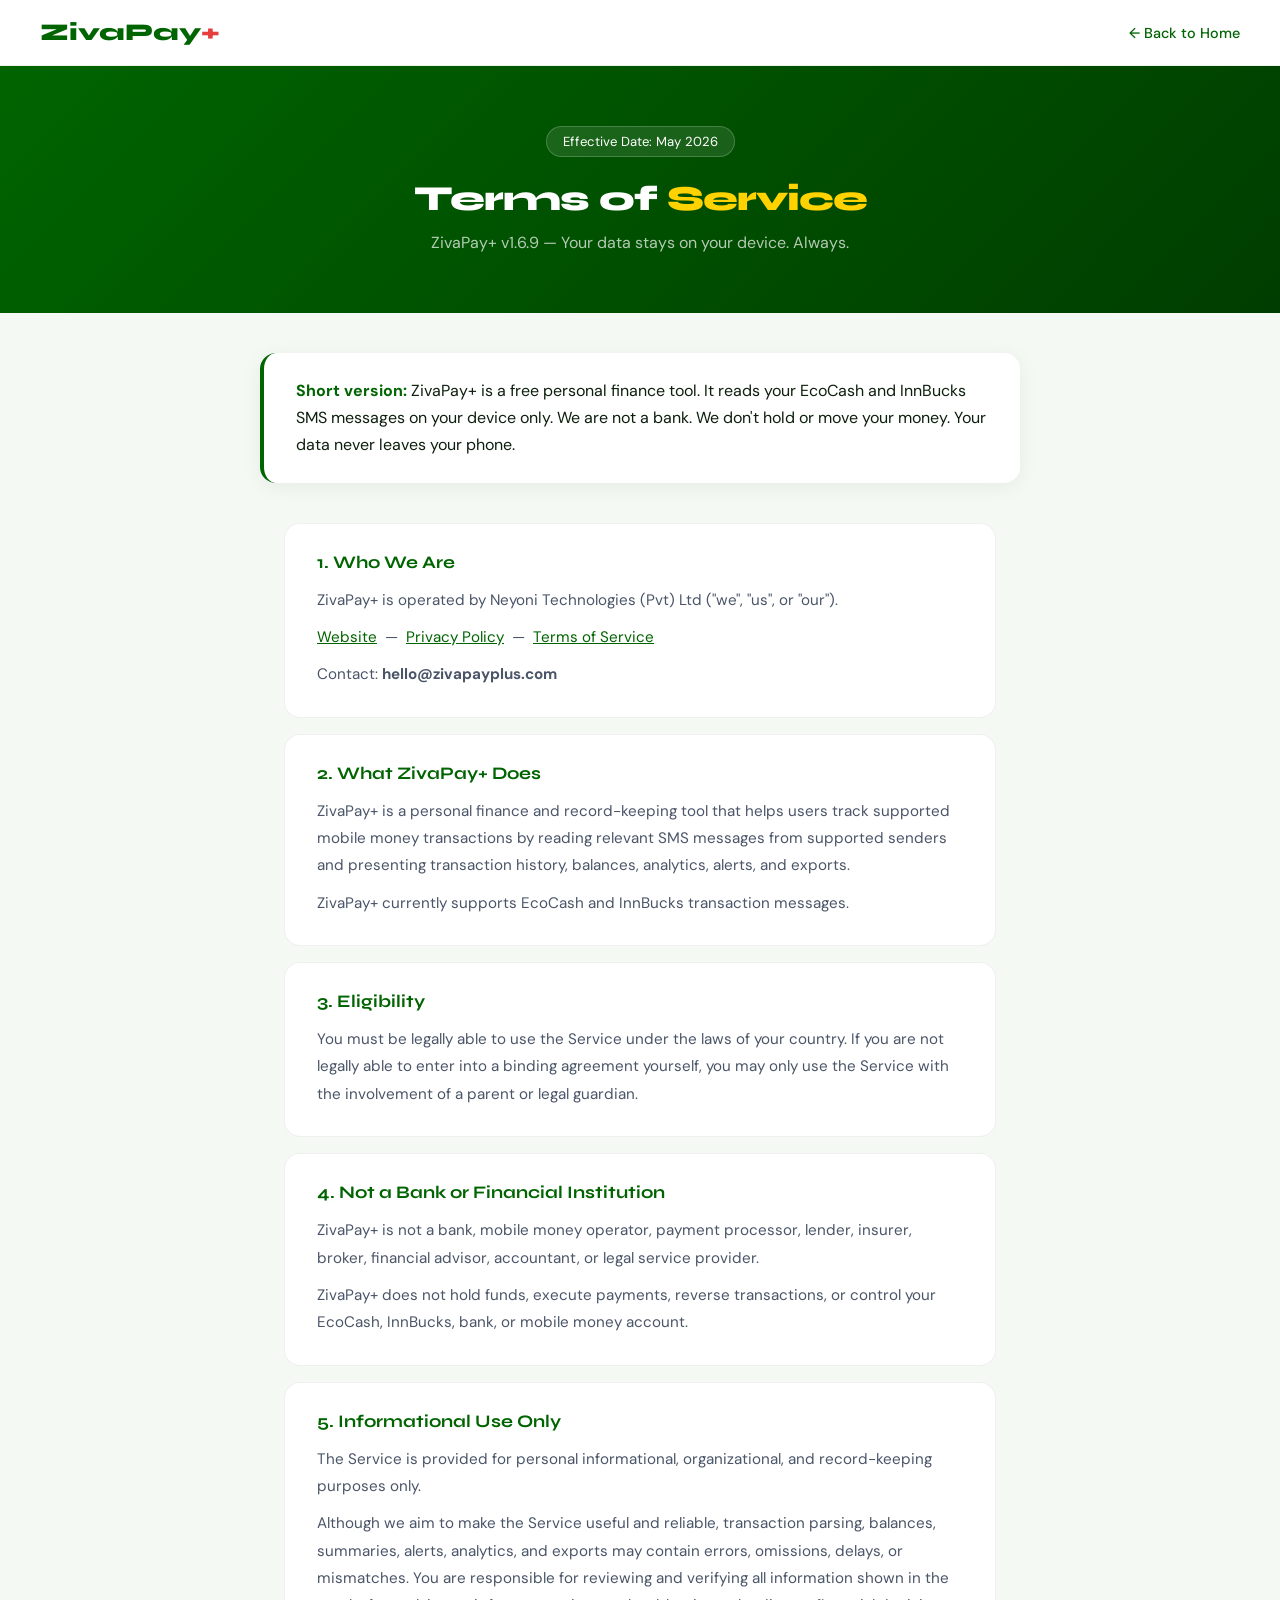
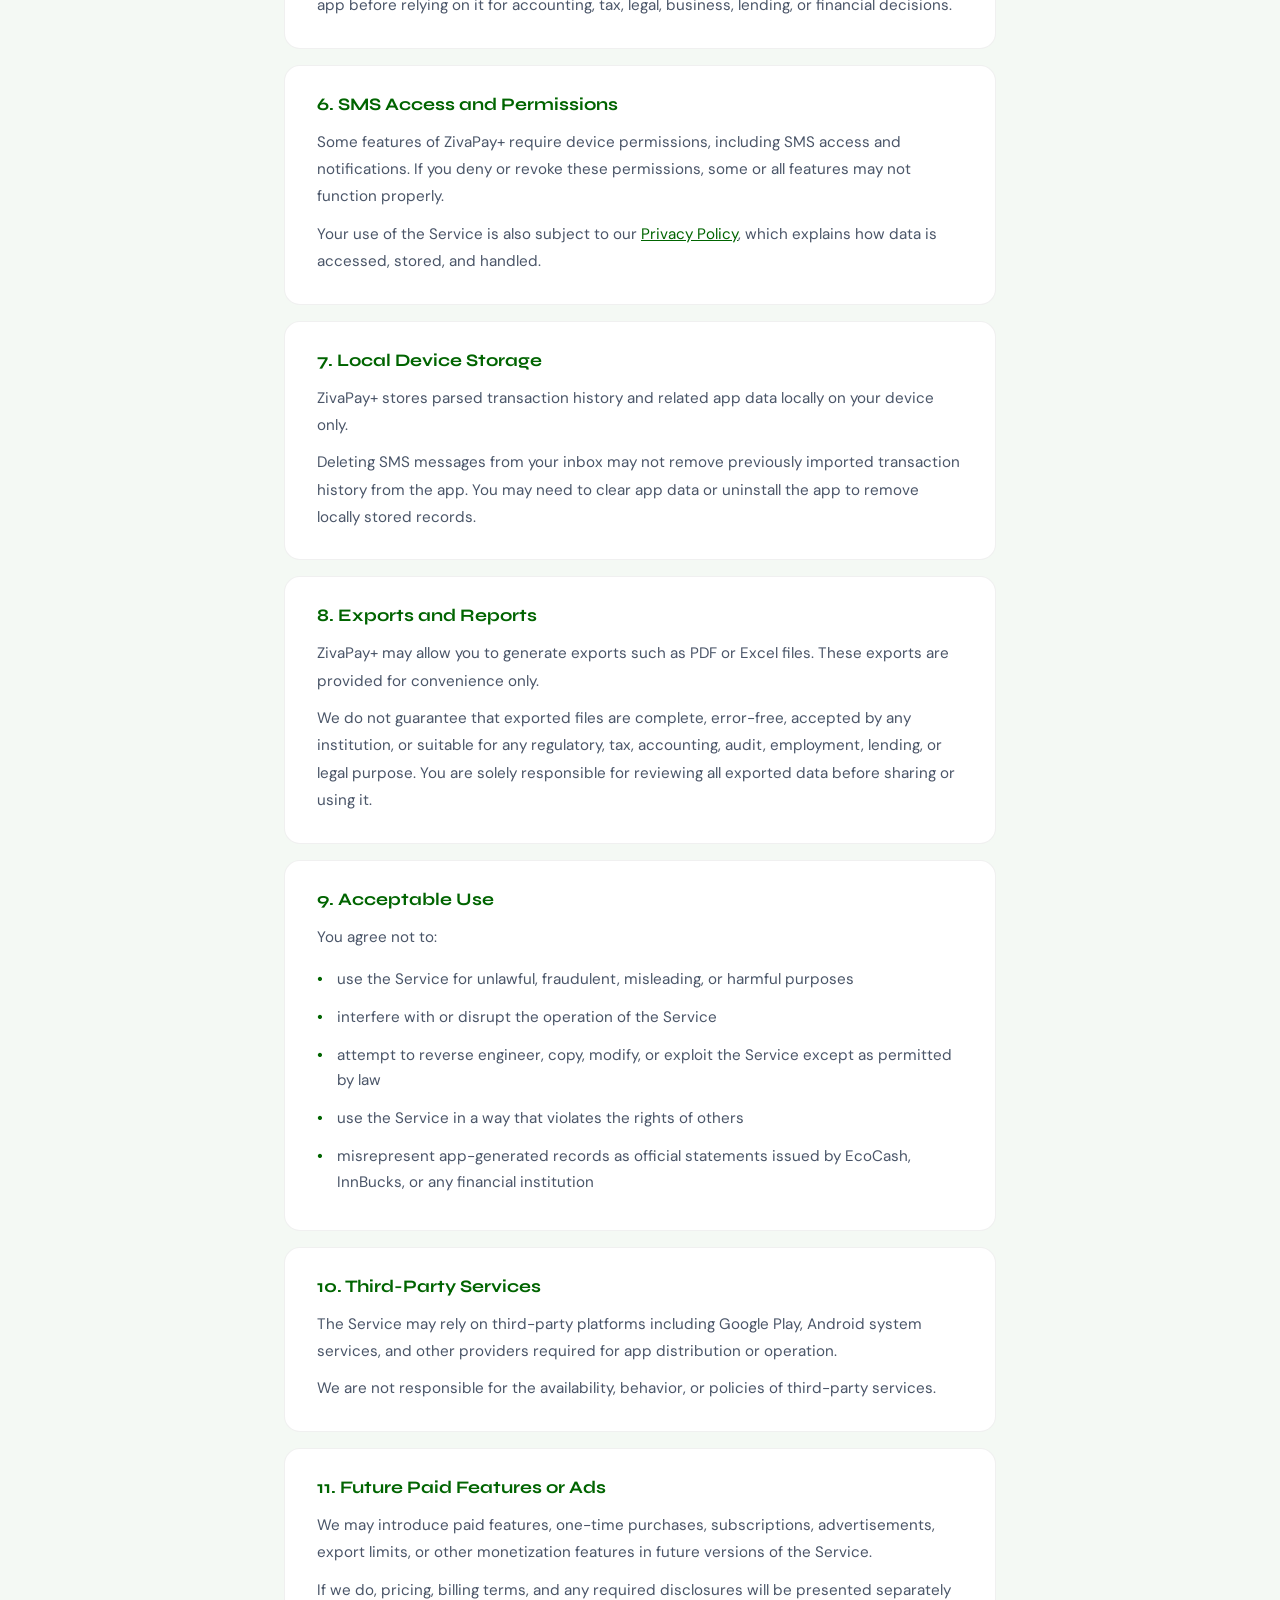
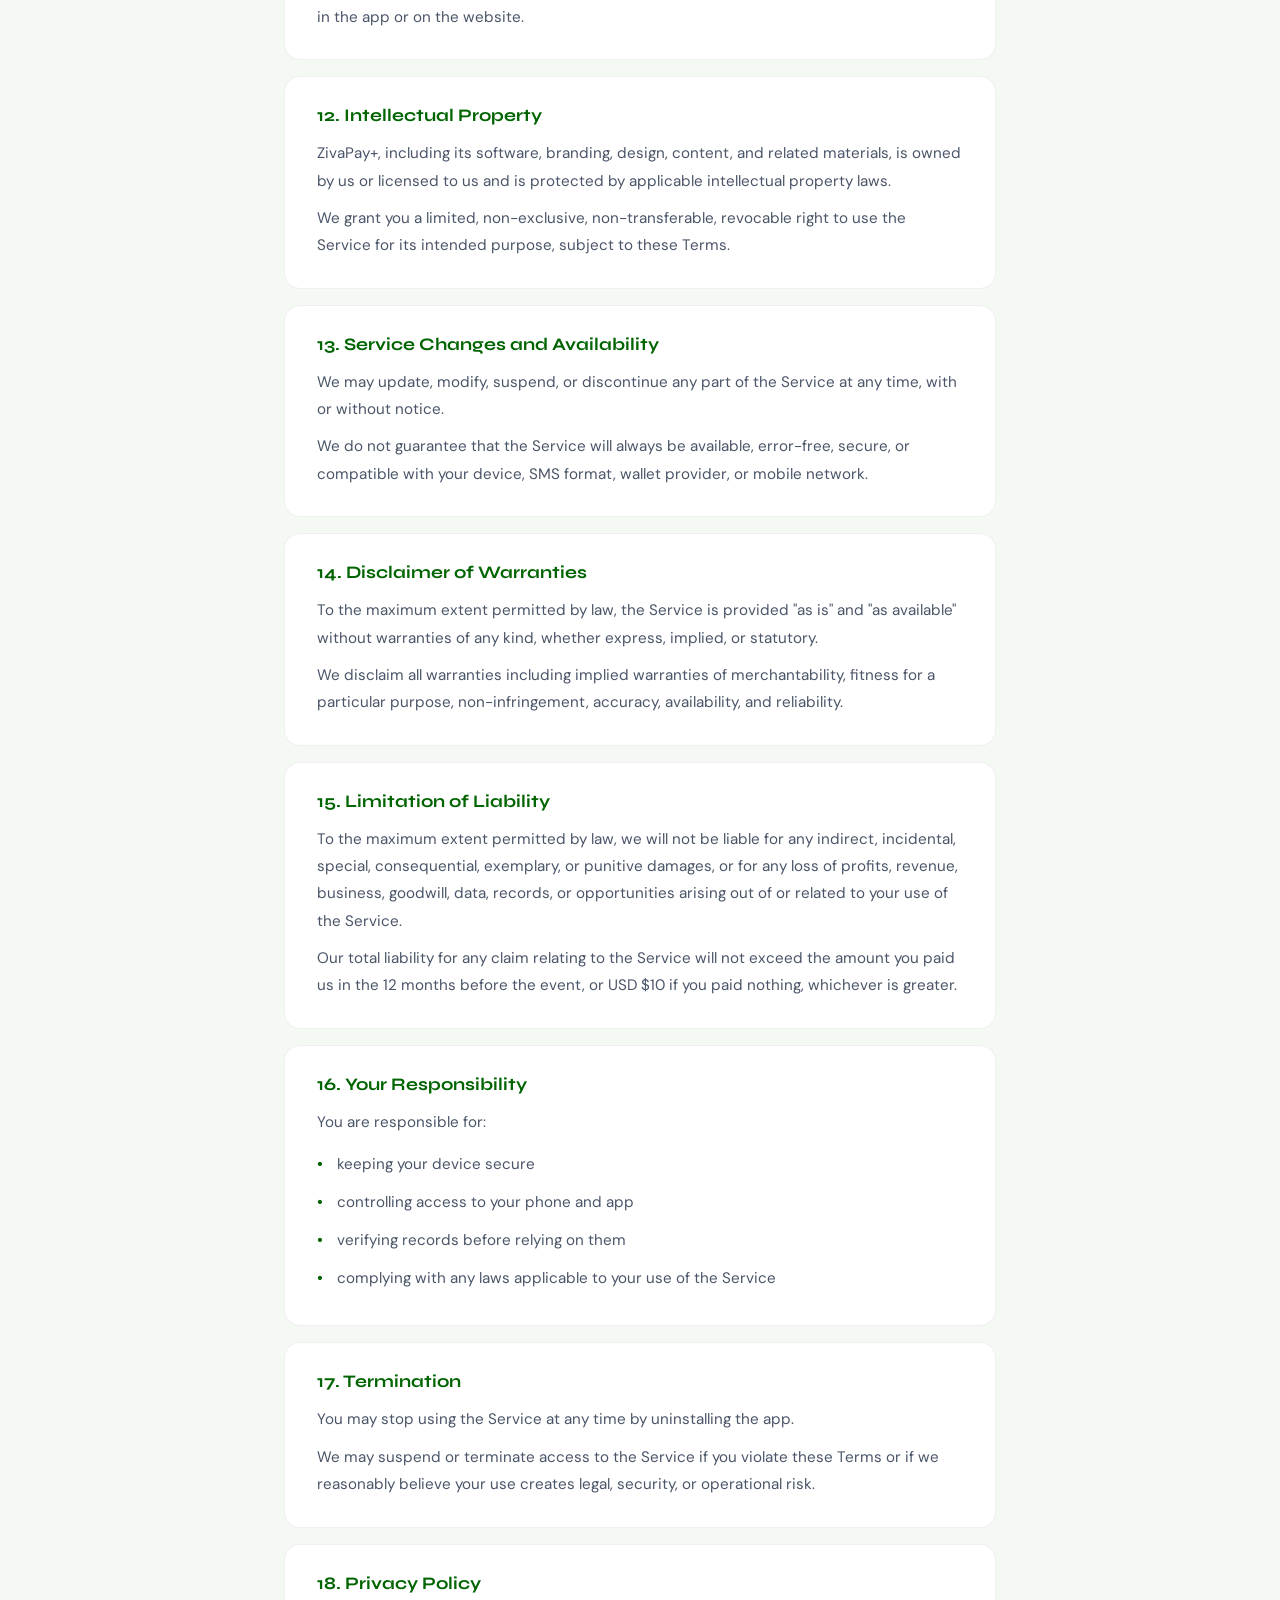
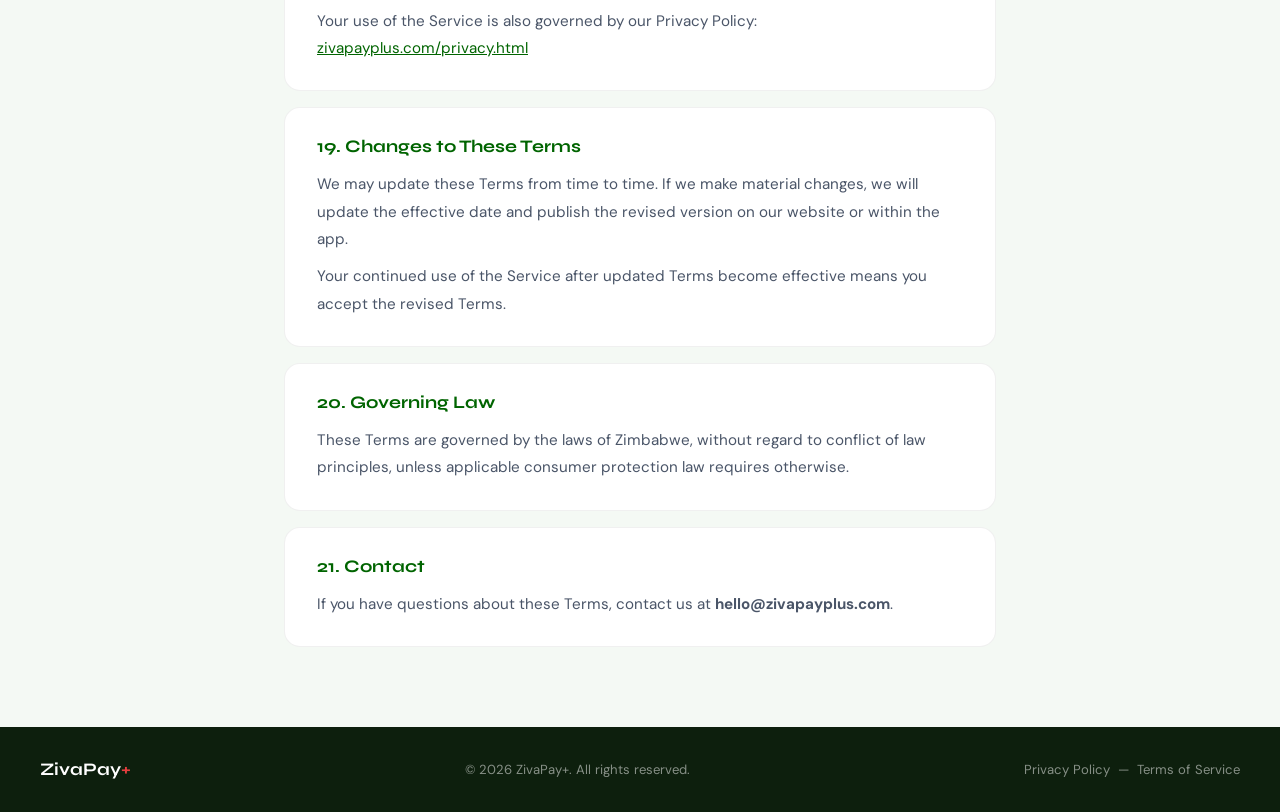
<file: terms.html>
<!DOCTYPE html>
<html lang="en">
<head>
  <meta charset="UTF-8"/>
  <meta name="viewport" content="width=device-width, initial-scale=1.0"/>
  <title>ZivaPay+ Terms of Service</title>
  <meta name="description" content="Terms of Service for ZivaPay+." />
  <link rel="canonical" href="https://zivapayplus.com/terms.html"/>
  <meta name="theme-color" content="#006400"/>
  <link rel="preconnect" href="https://fonts.googleapis.com"/>
  <link href="https://fonts.googleapis.com/css2?family=Syne:wght@400;600;700;800&family=DM+Sans:wght@300;400;500&display=swap" rel="stylesheet"/>
  <style>
    :root {
      --green: #006400;
      --green-pale: #E6F4EA;
      --red: #E53E3E;
      --dark: #0D1F0D;
      --grey: #718096;
      --bg: #F4F9F4;
    }
    *, *::before, *::after { box-sizing: border-box; margin: 0; padding: 0; }
    body {
      font-family: 'DM Sans', sans-serif;
      background: var(--bg);
      color: var(--dark);
    }

    /* NAV */
    nav {
      display: flex; align-items: center; justify-content: space-between;
      padding: 18px 40px;
      background: white;
      border-bottom: 1px solid rgba(0,100,0,0.08);
    }
    .nav-logo {
      font-family: 'Syne', sans-serif;
      font-size: 1.5rem; font-weight: 800;
      color: var(--green); text-decoration: none;
    }
    .nav-logo span { color: var(--red); }
    .nav-back {
      color: var(--green); font-size: 0.9rem; font-weight: 500;
      text-decoration: none;
    }
    .nav-back:hover { text-decoration: underline; }

    /* HERO */
    .hero {
      background: linear-gradient(135deg, var(--green) 0%, #003d00 100%);
      padding: 60px 40px;
      text-align: center;
    }
    .hero h1 {
      font-family: 'Syne', sans-serif;
      font-size: 2.2rem; font-weight: 800;
      color: white; letter-spacing: -1px;
      margin-bottom: 12px;
    }
    .hero h1 span { color: #FFD200; }
    .hero p {
      color: rgba(255,255,255,0.7);
      font-size: 1rem;
    }
    .hero-badge {
      display: inline-block;
      background: rgba(255,255,255,0.1);
      border: 1px solid rgba(255,255,255,0.2);
      color: white; padding: 6px 16px;
      border-radius: 100px; font-size: 0.82rem;
      margin-bottom: 20px;
    }

    /* SUMMARY BOX */
    .summary {
      max-width: 760px; margin: 40px auto 0;
      background: white; border-radius: 16px;
      padding: 24px 32px;
      border-left: 4px solid var(--green);
      box-shadow: 0 4px 20px rgba(0,0,0,0.06);
    }
    .summary p {
      font-size: 1rem; color: var(--dark);
      line-height: 1.7;
    }
    .summary strong { color: var(--green); }

    /* CONTENT */
    .content {
      max-width: 760px;
      margin: 40px auto 80px;
      padding: 0 24px;
    }
    .section {
      background: white; border-radius: 16px;
      padding: 28px 32px; margin-bottom: 16px;
      border: 1.5px solid rgba(0,0,0,0.06);
    }
    .section h2 {
      font-family: 'Syne', sans-serif;
      font-size: 1.1rem; font-weight: 700;
      color: var(--green); margin-bottom: 14px;
      display: flex; align-items: center; gap: 10px;
    }
    .section p {
      font-size: 0.95rem; color: #4A5568;
      line-height: 1.8; margin-bottom: 10px;
    }
    .section p:last-child { margin-bottom: 0; }
    .section ul {
      list-style: none; padding: 0;
    }
    .section ul li {
      font-size: 0.95rem; color: #4A5568;
      line-height: 1.7; padding: 6px 0;
      padding-left: 20px; position: relative;
    }
    .section ul li::before {
      content: '\2022';
      color: var(--green);
      position: absolute; left: 0;
      font-weight: 700;
    }
    .section ul li strong { color: var(--dark); }
    .section a { color: var(--green); }

    /* FOOTER */
    footer {
      background: var(--dark);
      color: rgba(255,255,255,0.5);
      padding: 32px 40px;
      display: flex; justify-content: space-between;
      align-items: center; flex-wrap: wrap; gap: 16px;
    }
    .footer-logo {
      font-family: 'Syne', sans-serif;
      font-size: 1.1rem; font-weight: 700; color: white;
    }
    .footer-logo span { color: var(--red); }
    footer p { font-size: 0.82rem; }
    footer a { color: rgba(255,255,255,0.5); text-decoration: none; }
    footer a:hover { color: white; }

    @media (max-width: 600px) {
      nav { padding: 16px 20px; }
      .hero { padding: 40px 20px; }
      .hero h1 { font-size: 1.6rem; }
      .summary { margin: 24px 16px 0; padding: 20px; }
      .content { margin: 24px auto 60px; }
      .section { padding: 20px; }
      footer { padding: 24px 20px; flex-direction: column; text-align: center; }
    }
  </style>
</head>
<body>

<!-- NAV -->
<nav>
  <a href="/" class="nav-logo">ZivaPay<span>+</span></a>
  <a href="/" class="nav-back">&larr; Back to Home</a>
</nav>

<!-- HERO -->
<section class="hero">
  <div class="hero-badge">Effective Date: May 2026</div>
  <h1>Terms of <span>Service</span></h1>
  <p>ZivaPay+ v1.6.9 &mdash; Your data stays on your device. Always.</p>
</section>

<!-- SUMMARY -->
<div class="summary">
  <p><strong>Short version:</strong> ZivaPay+ is a free personal finance tool. It reads your EcoCash and InnBucks SMS messages on your device only. We are not a bank. We don't hold or move your money. Your data never leaves your phone.</p>
</div>

<!-- CONTENT -->
<div class="content">

  <div class="section">
    <h2>1. Who We Are</h2>
    <p>ZivaPay+ is operated by Neyoni Technologies (Pvt) Ltd ("we", "us", or "our").</p>
    <p>
      <a href="https://zivapayplus.com/">Website</a> &nbsp;&mdash;&nbsp;
      <a href="https://zivapayplus.com/privacy.html">Privacy Policy</a> &nbsp;&mdash;&nbsp;
      <a href="https://zivapayplus.com/terms.html">Terms of Service</a>
    </p>
    <p>Contact: <strong>hello@zivapayplus.com</strong></p>
  </div>

  <div class="section">
    <h2>2. What ZivaPay+ Does</h2>
    <p>ZivaPay+ is a personal finance and record-keeping tool that helps users track supported mobile money transactions by reading relevant SMS messages from supported senders and presenting transaction history, balances, analytics, alerts, and exports.</p>
    <p>ZivaPay+ currently supports EcoCash and InnBucks transaction messages.</p>
  </div>

  <div class="section">
    <h2>3. Eligibility</h2>
    <p>You must be legally able to use the Service under the laws of your country. If you are not legally able to enter into a binding agreement yourself, you may only use the Service with the involvement of a parent or legal guardian.</p>
  </div>

  <div class="section">
    <h2>4. Not a Bank or Financial Institution</h2>
    <p>ZivaPay+ is not a bank, mobile money operator, payment processor, lender, insurer, broker, financial advisor, accountant, or legal service provider.</p>
    <p>ZivaPay+ does not hold funds, execute payments, reverse transactions, or control your EcoCash, InnBucks, bank, or mobile money account.</p>
  </div>

  <div class="section">
    <h2>5. Informational Use Only</h2>
    <p>The Service is provided for personal informational, organizational, and record-keeping purposes only.</p>
    <p>Although we aim to make the Service useful and reliable, transaction parsing, balances, summaries, alerts, analytics, and exports may contain errors, omissions, delays, or mismatches. You are responsible for reviewing and verifying all information shown in the app before relying on it for accounting, tax, legal, business, lending, or financial decisions.</p>
  </div>

  <div class="section">
    <h2>6. SMS Access and Permissions</h2>
    <p>Some features of ZivaPay+ require device permissions, including SMS access and notifications. If you deny or revoke these permissions, some or all features may not function properly.</p>
    <p>Your use of the Service is also subject to our <a href="https://zivapayplus.com/privacy.html">Privacy Policy</a>, which explains how data is accessed, stored, and handled.</p>
  </div>

  <div class="section">
    <h2>7. Local Device Storage</h2>
    <p>ZivaPay+ stores parsed transaction history and related app data locally on your device only.</p>
    <p>Deleting SMS messages from your inbox may not remove previously imported transaction history from the app. You may need to clear app data or uninstall the app to remove locally stored records.</p>
  </div>

  <div class="section">
    <h2>8. Exports and Reports</h2>
    <p>ZivaPay+ may allow you to generate exports such as PDF or Excel files. These exports are provided for convenience only.</p>
    <p>We do not guarantee that exported files are complete, error-free, accepted by any institution, or suitable for any regulatory, tax, accounting, audit, employment, lending, or legal purpose. You are solely responsible for reviewing all exported data before sharing or using it.</p>
  </div>

  <div class="section">
    <h2>9. Acceptable Use</h2>
    <p>You agree not to:</p>
    <ul>
      <li>use the Service for unlawful, fraudulent, misleading, or harmful purposes</li>
      <li>interfere with or disrupt the operation of the Service</li>
      <li>attempt to reverse engineer, copy, modify, or exploit the Service except as permitted by law</li>
      <li>use the Service in a way that violates the rights of others</li>
      <li>misrepresent app-generated records as official statements issued by EcoCash, InnBucks, or any financial institution</li>
    </ul>
  </div>

  <div class="section">
    <h2>10. Third-Party Services</h2>
    <p>The Service may rely on third-party platforms including Google Play, Android system services, and other providers required for app distribution or operation.</p>
    <p>We are not responsible for the availability, behavior, or policies of third-party services.</p>
  </div>

  <div class="section">
    <h2>11. Future Paid Features or Ads</h2>
    <p>We may introduce paid features, one-time purchases, subscriptions, advertisements, export limits, or other monetization features in future versions of the Service.</p>
    <p>If we do, pricing, billing terms, and any required disclosures will be presented separately in the app or on the website.</p>
  </div>

  <div class="section">
    <h2>12. Intellectual Property</h2>
    <p>ZivaPay+, including its software, branding, design, content, and related materials, is owned by us or licensed to us and is protected by applicable intellectual property laws.</p>
    <p>We grant you a limited, non-exclusive, non-transferable, revocable right to use the Service for its intended purpose, subject to these Terms.</p>
  </div>

  <div class="section">
    <h2>13. Service Changes and Availability</h2>
    <p>We may update, modify, suspend, or discontinue any part of the Service at any time, with or without notice.</p>
    <p>We do not guarantee that the Service will always be available, error-free, secure, or compatible with your device, SMS format, wallet provider, or mobile network.</p>
  </div>

  <div class="section">
    <h2>14. Disclaimer of Warranties</h2>
    <p>To the maximum extent permitted by law, the Service is provided "as is" and "as available" without warranties of any kind, whether express, implied, or statutory.</p>
    <p>We disclaim all warranties including implied warranties of merchantability, fitness for a particular purpose, non-infringement, accuracy, availability, and reliability.</p>
  </div>

  <div class="section">
    <h2>15. Limitation of Liability</h2>
    <p>To the maximum extent permitted by law, we will not be liable for any indirect, incidental, special, consequential, exemplary, or punitive damages, or for any loss of profits, revenue, business, goodwill, data, records, or opportunities arising out of or related to your use of the Service.</p>
    <p>Our total liability for any claim relating to the Service will not exceed the amount you paid us in the 12 months before the event, or USD $10 if you paid nothing, whichever is greater.</p>
  </div>

  <div class="section">
    <h2>16. Your Responsibility</h2>
    <p>You are responsible for:</p>
    <ul>
      <li>keeping your device secure</li>
      <li>controlling access to your phone and app</li>
      <li>verifying records before relying on them</li>
      <li>complying with any laws applicable to your use of the Service</li>
    </ul>
  </div>

  <div class="section">
    <h2>17. Termination</h2>
    <p>You may stop using the Service at any time by uninstalling the app.</p>
    <p>We may suspend or terminate access to the Service if you violate these Terms or if we reasonably believe your use creates legal, security, or operational risk.</p>
  </div>

  <div class="section">
    <h2>18. Privacy Policy</h2>
    <p>Your use of the Service is also governed by our Privacy Policy: <a href="https://zivapayplus.com/privacy.html">zivapayplus.com/privacy.html</a></p>
  </div>

  <div class="section">
    <h2>19. Changes to These Terms</h2>
    <p>We may update these Terms from time to time. If we make material changes, we will update the effective date and publish the revised version on our website or within the app.</p>
    <p>Your continued use of the Service after updated Terms become effective means you accept the revised Terms.</p>
  </div>

  <div class="section">
    <h2>20. Governing Law</h2>
    <p>These Terms are governed by the laws of Zimbabwe, without regard to conflict of law principles, unless applicable consumer protection law requires otherwise.</p>
  </div>

  <div class="section">
    <h2>21. Contact</h2>
    <p>If you have questions about these Terms, contact us at <strong>hello@zivapayplus.com</strong>.</p>
  </div>

</div>

<!-- FOOTER -->
<footer>
  <div class="footer-logo">ZivaPay<span>+</span></div>
  <p>&copy; 2026 ZivaPay+. All rights reserved.</p>
  <p>
    <a href="https://zivapayplus.com/privacy.html">Privacy Policy</a> &nbsp;&mdash;&nbsp;
    <a href="https://zivapayplus.com/terms.html">Terms of Service</a>
  </p>
</footer>

</body>
</html>
</file>
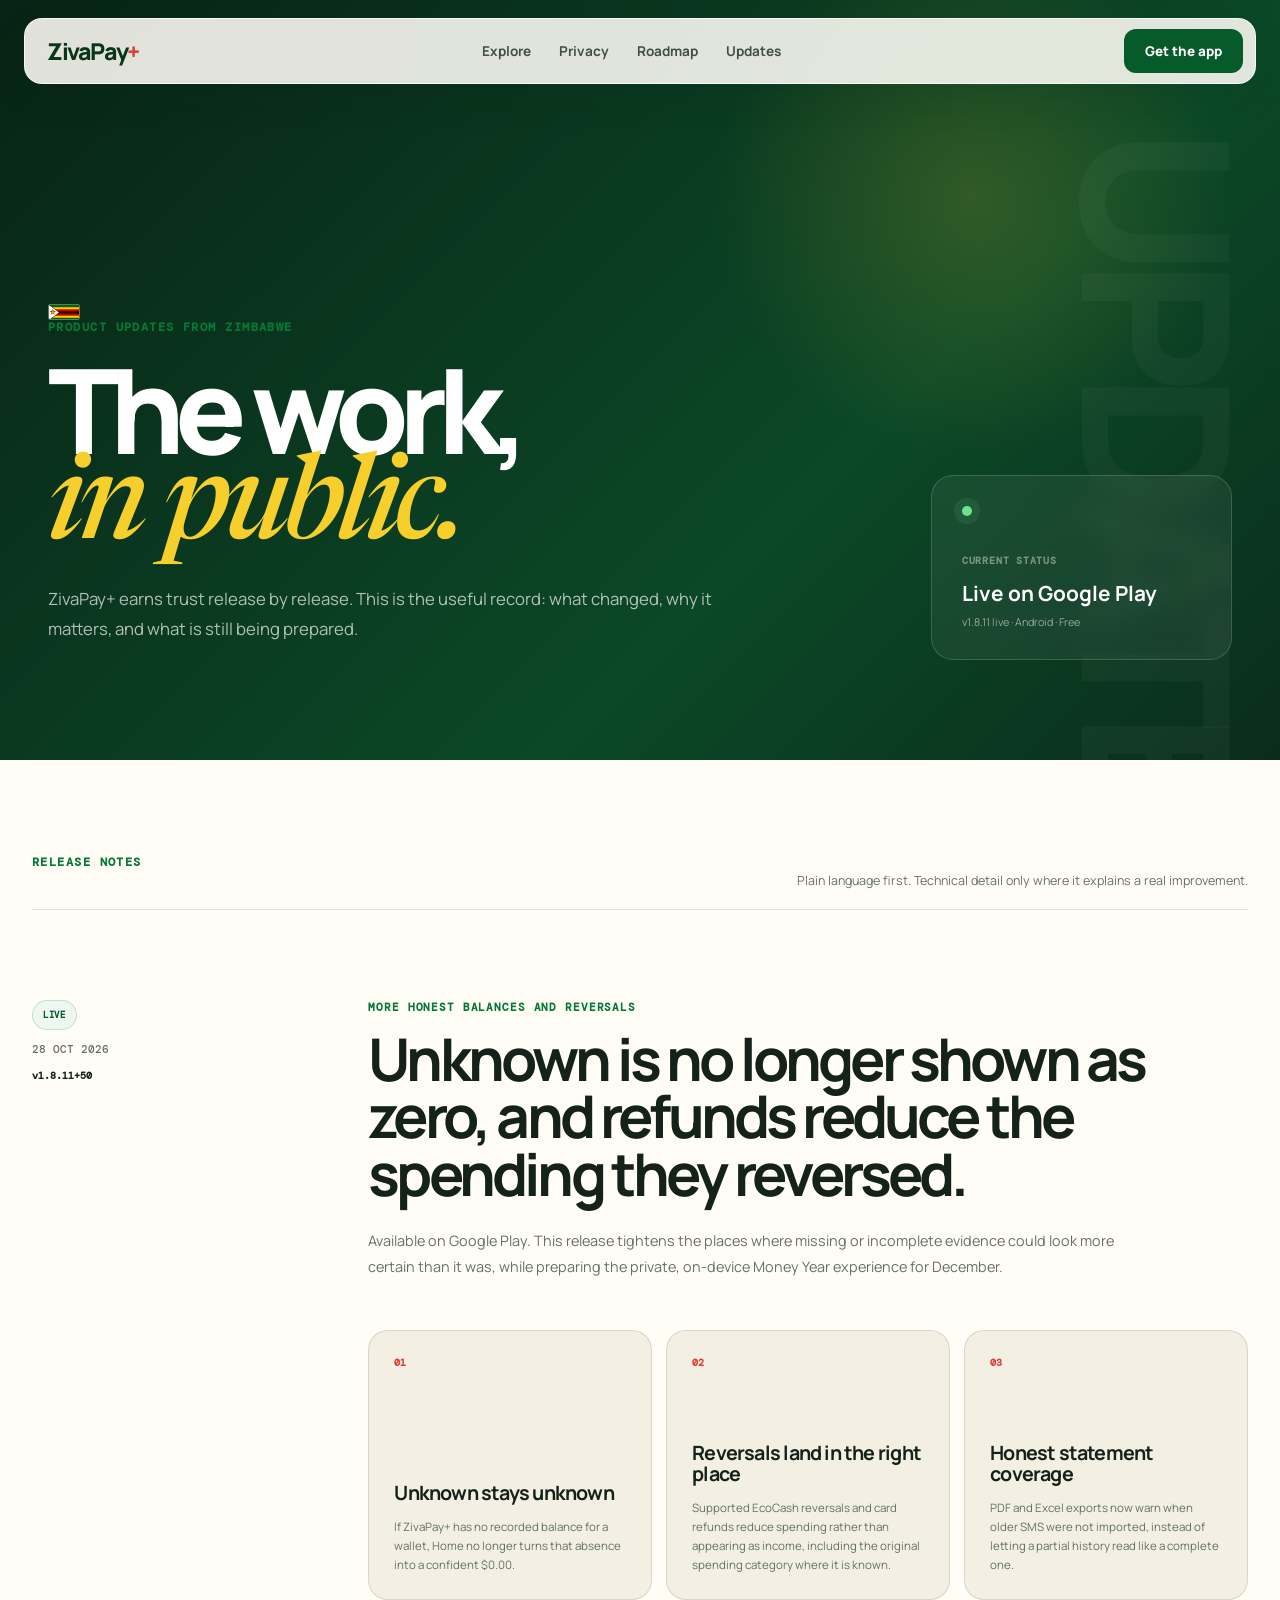
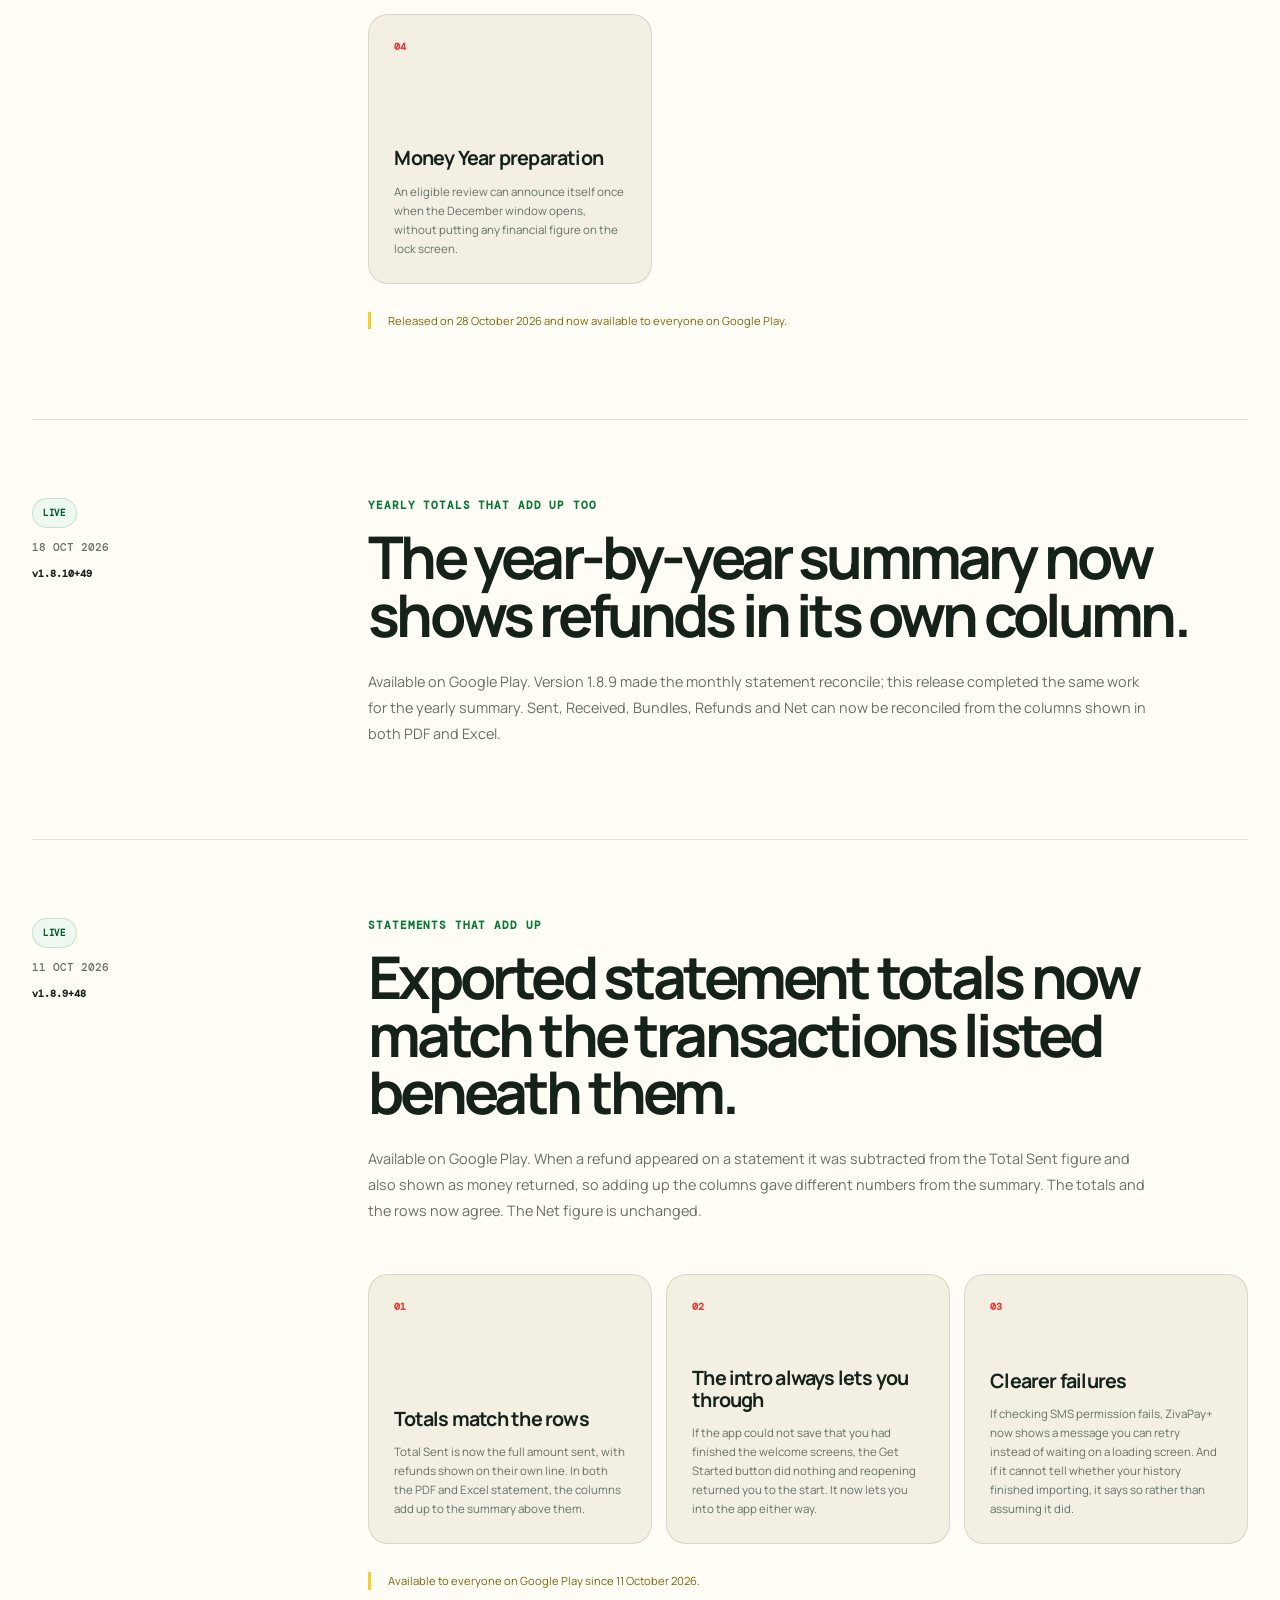
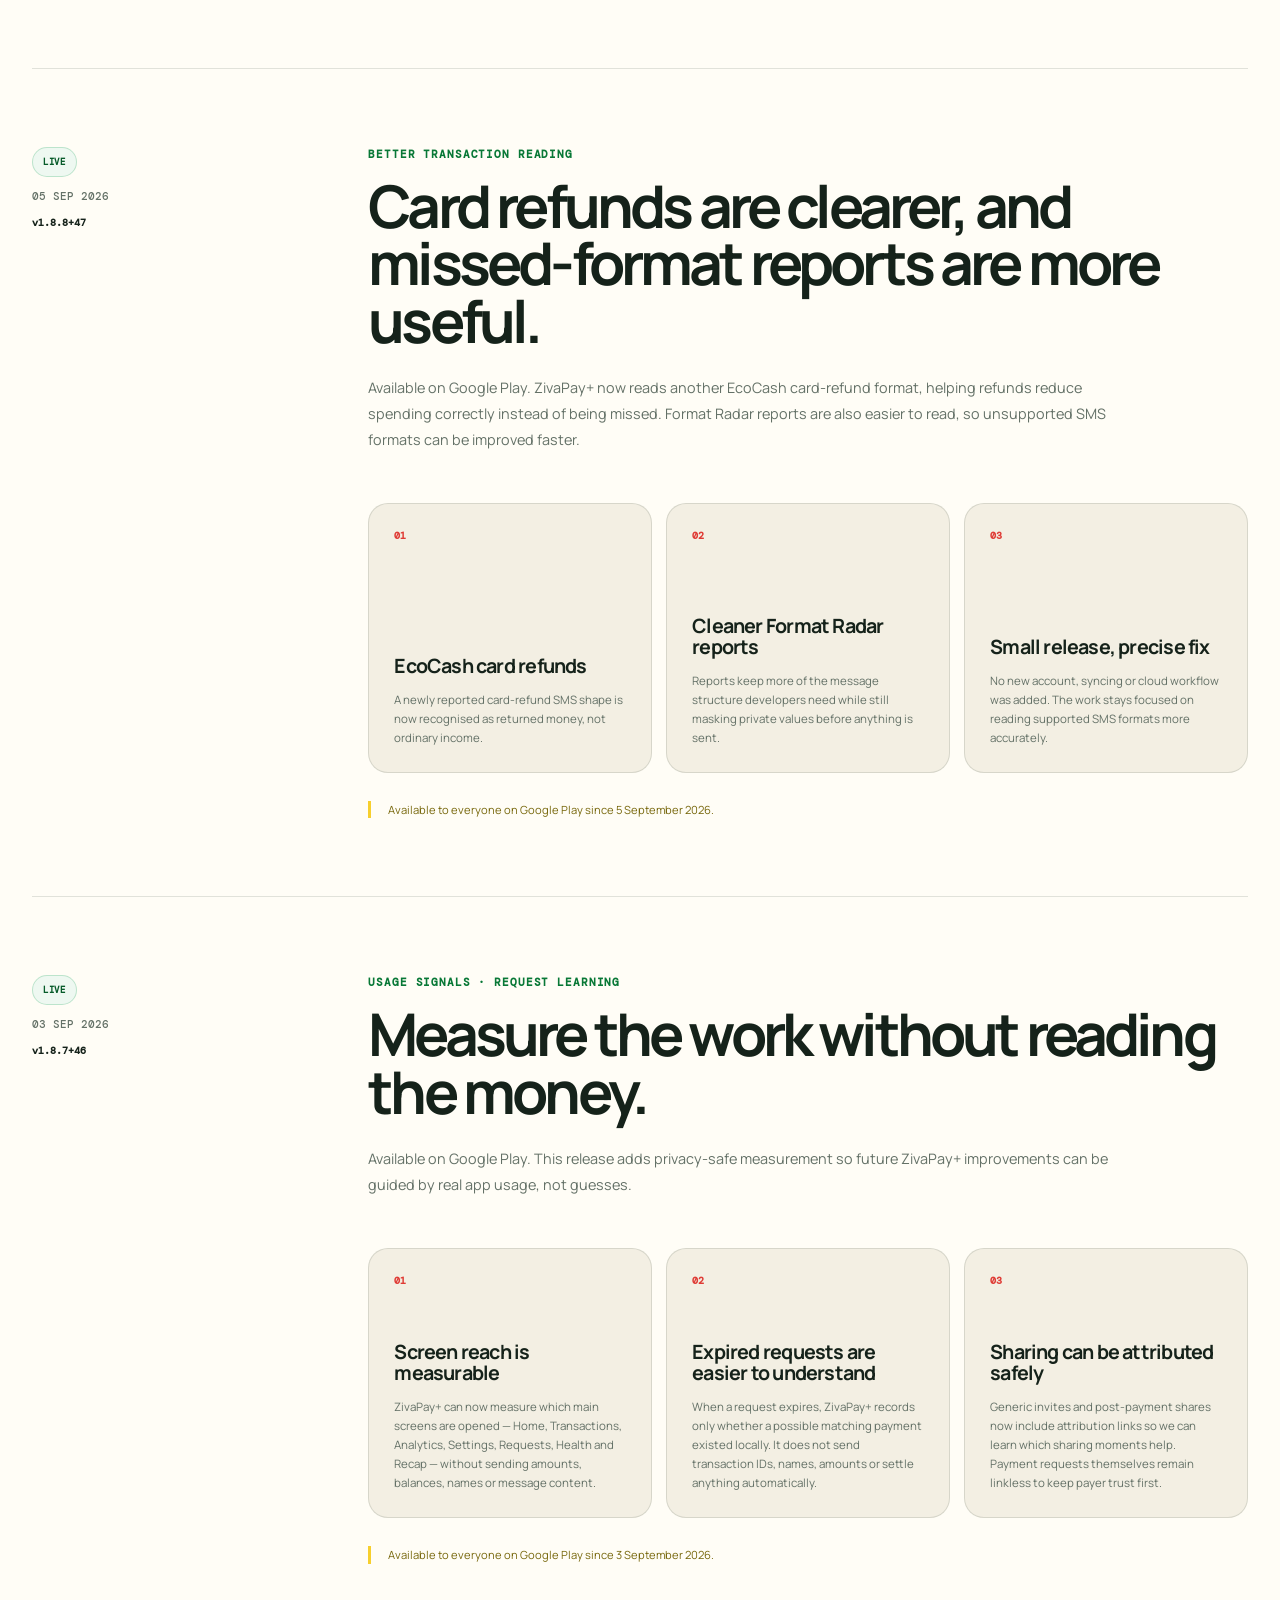
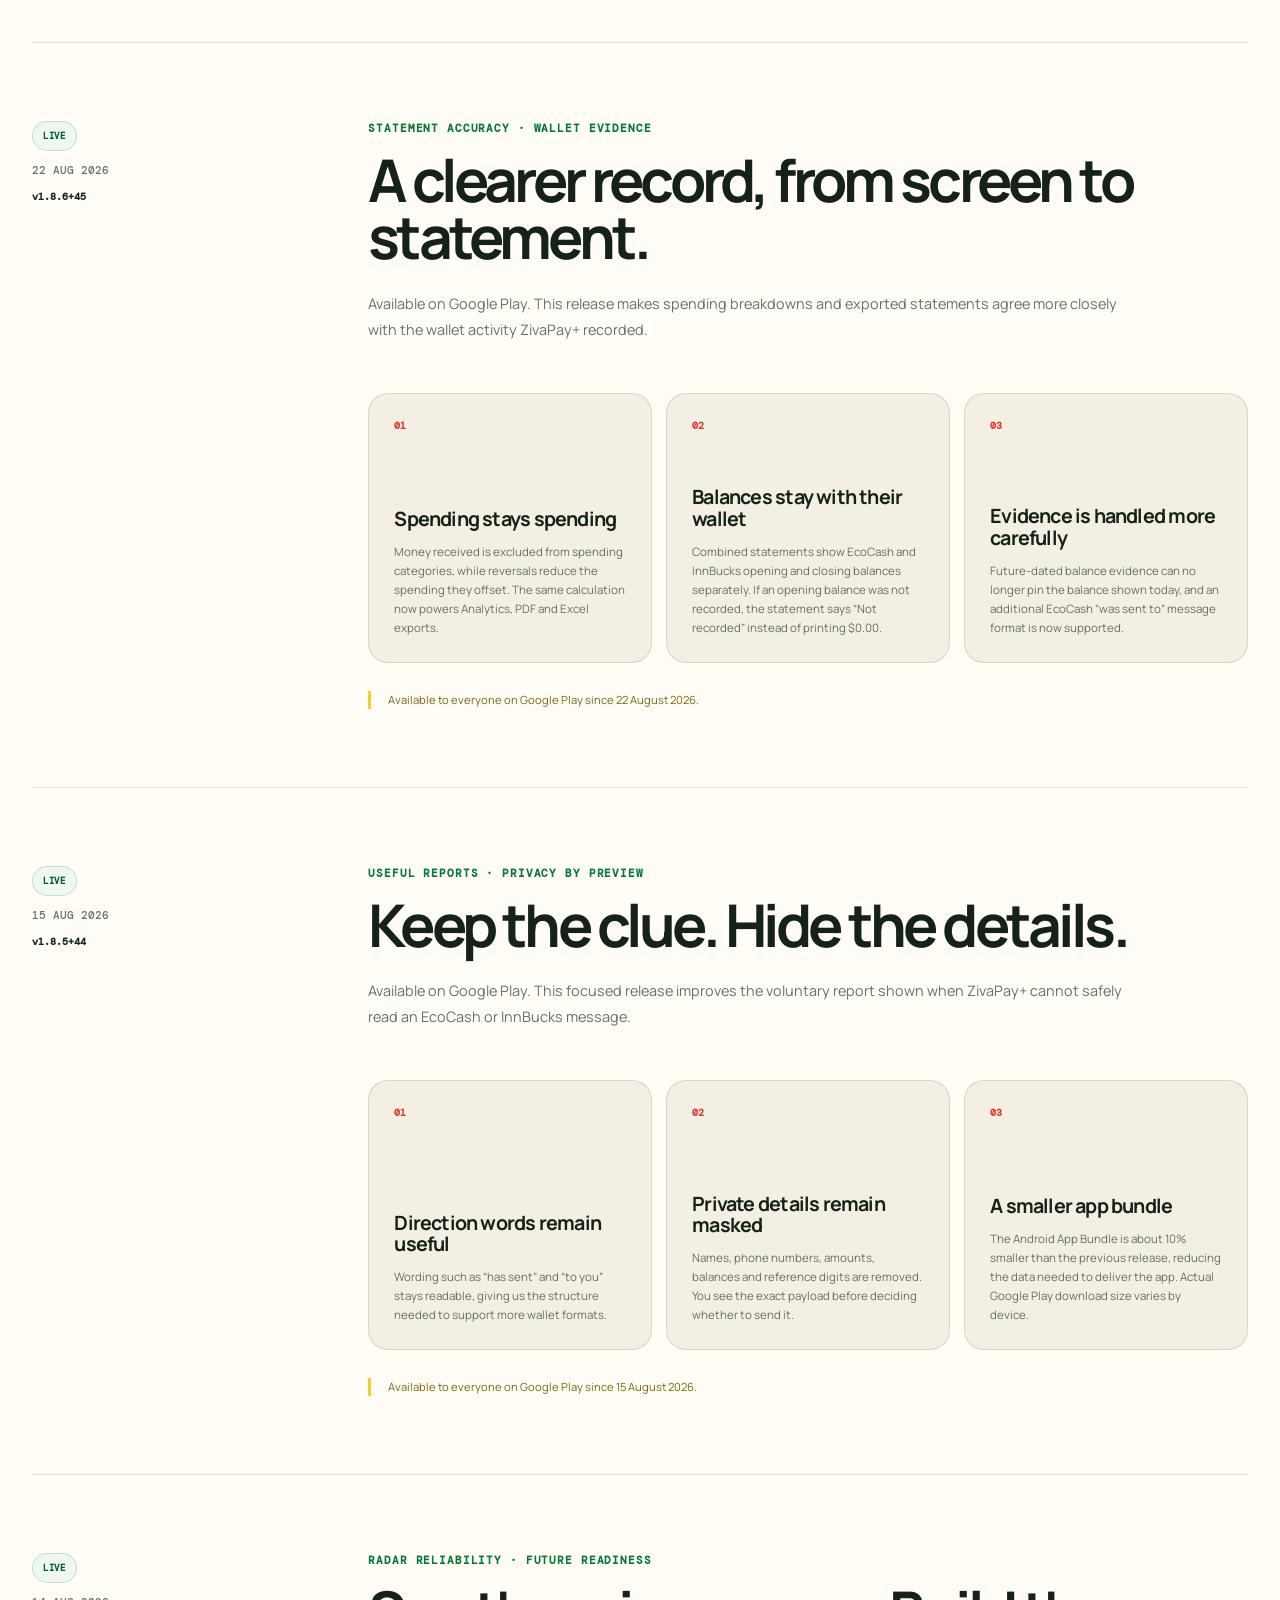
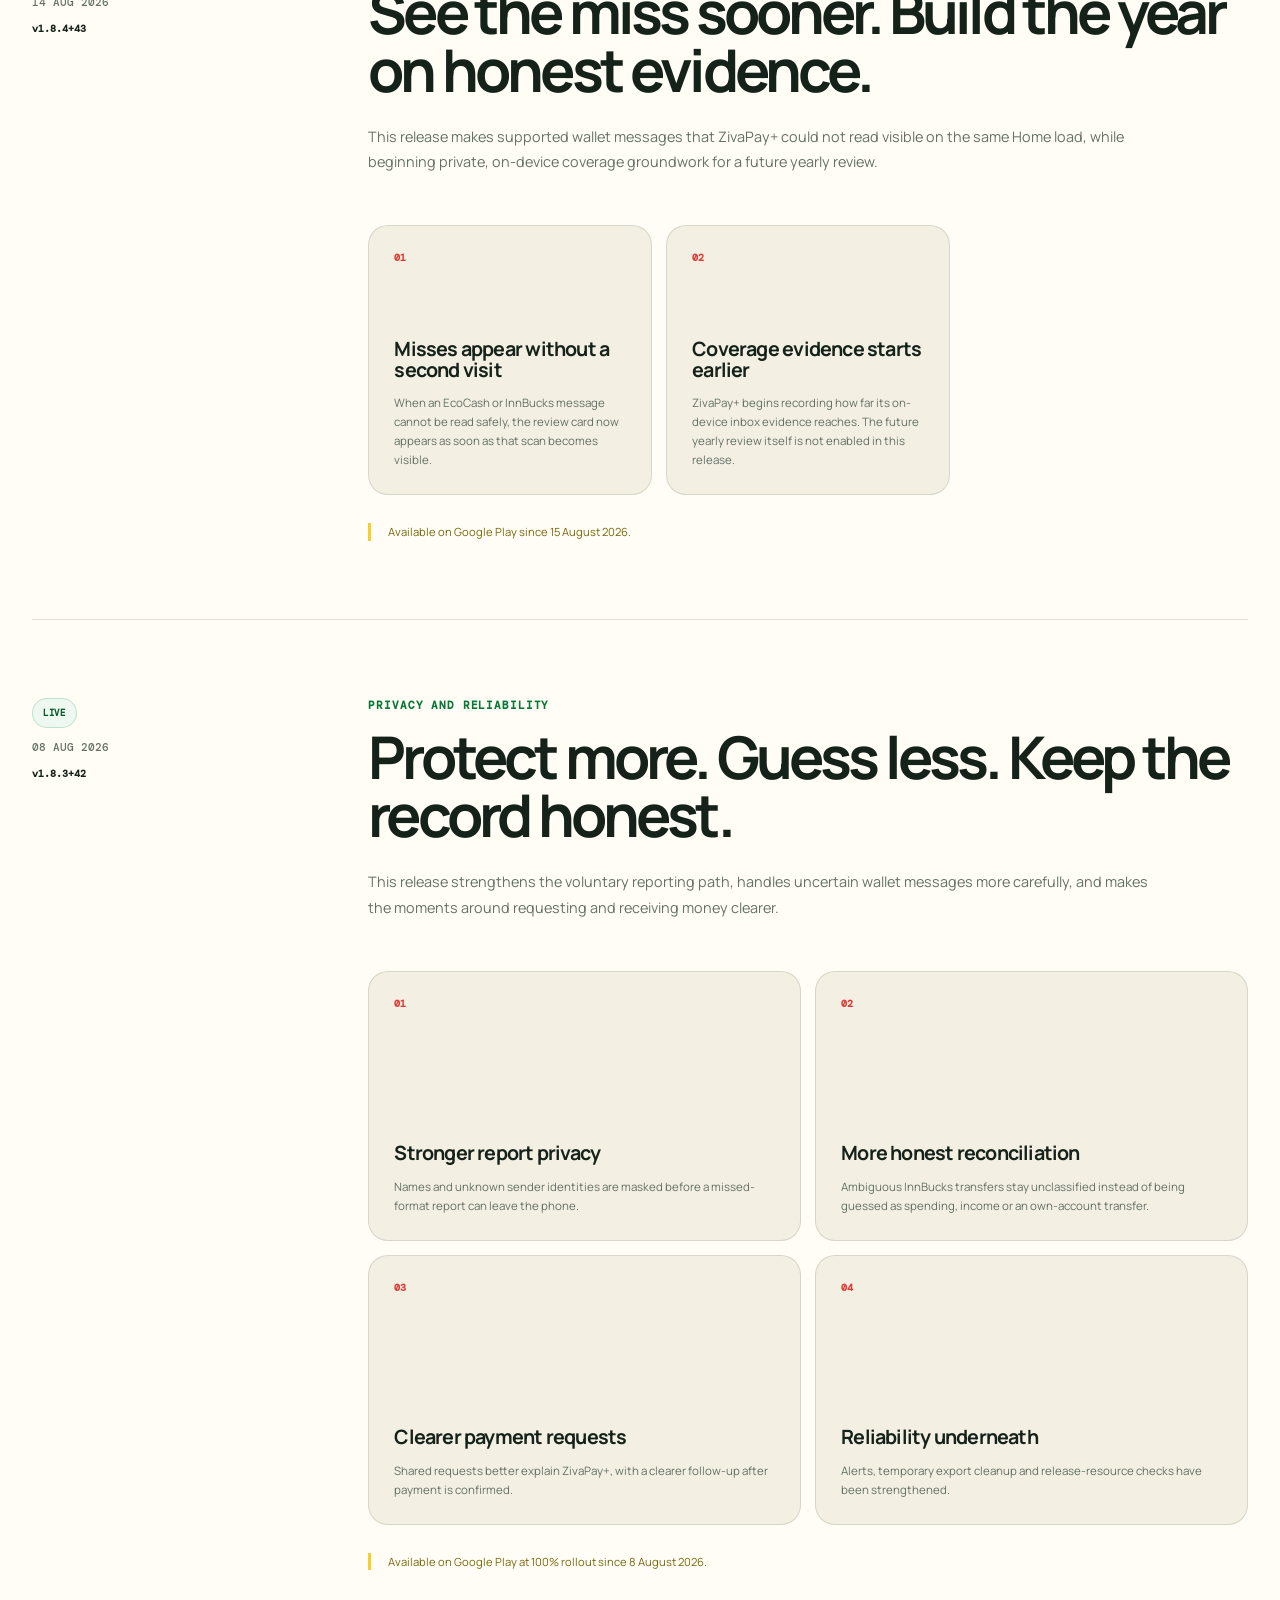
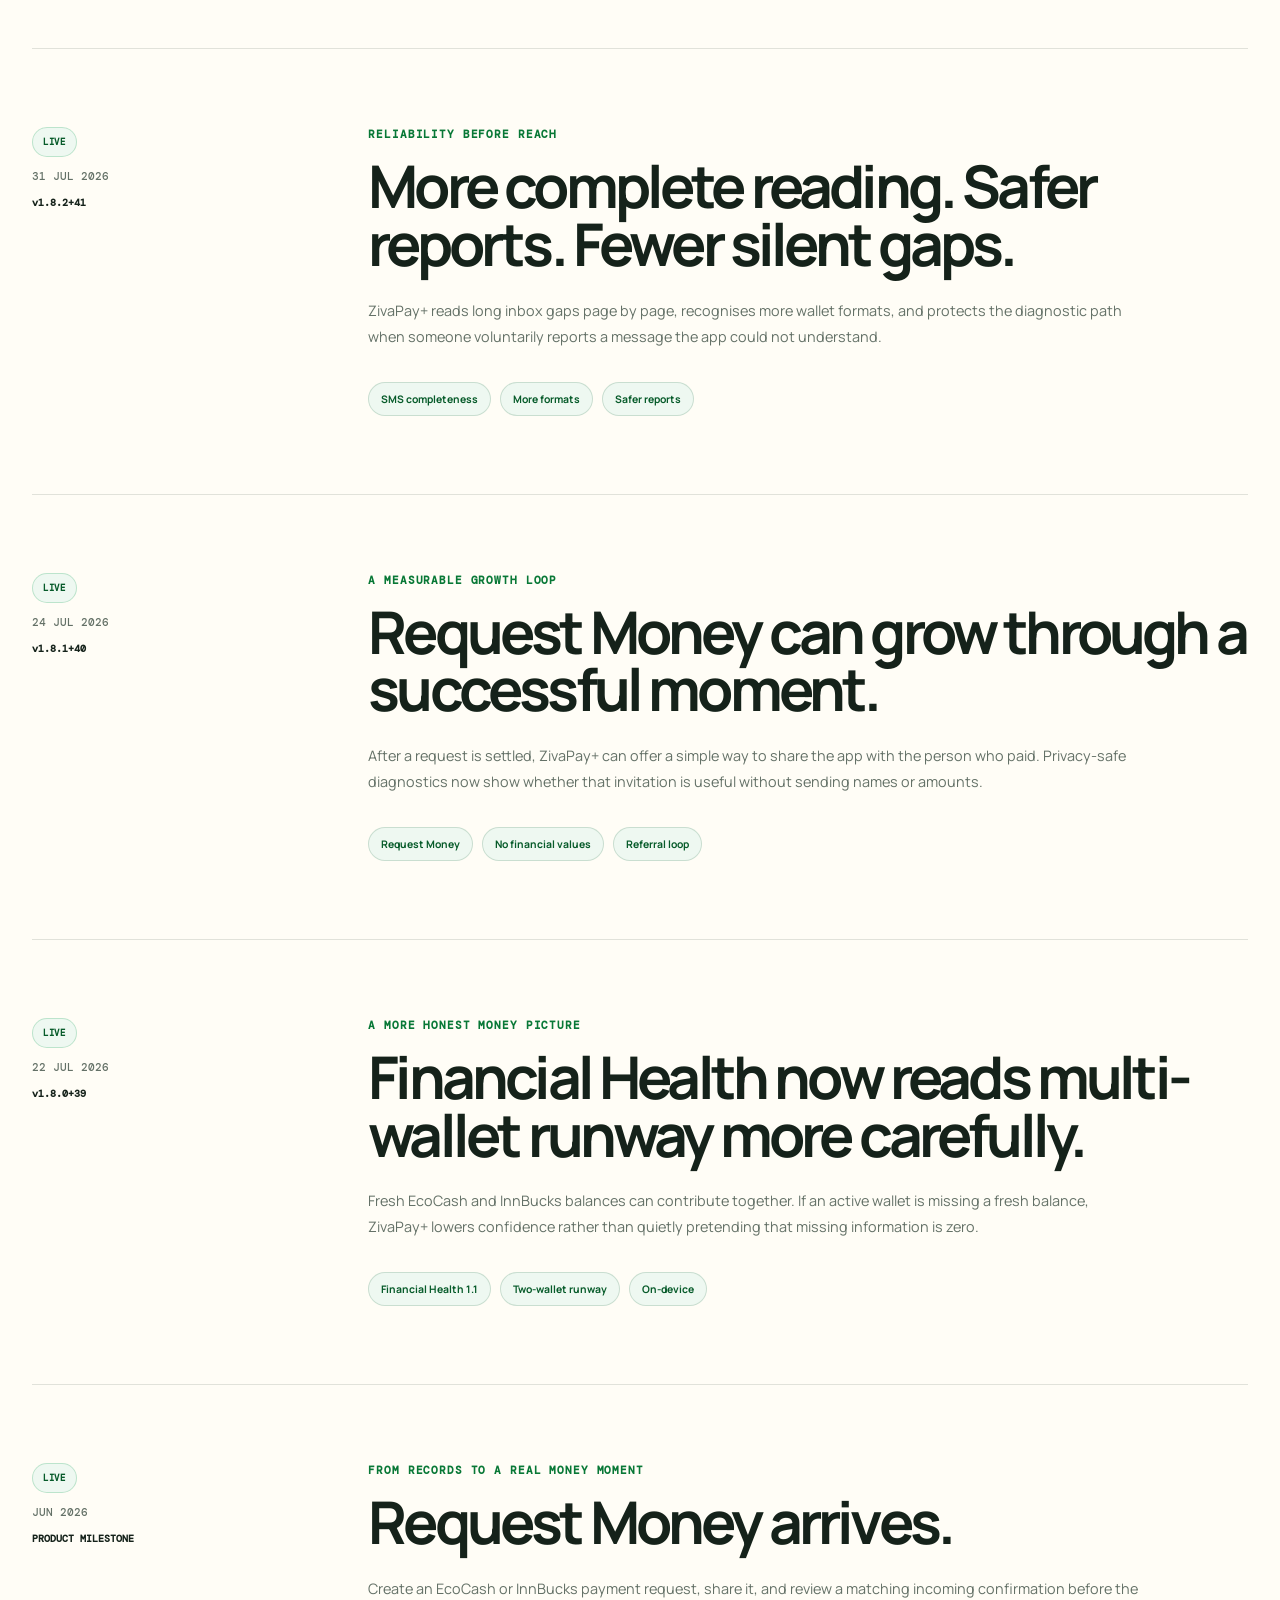
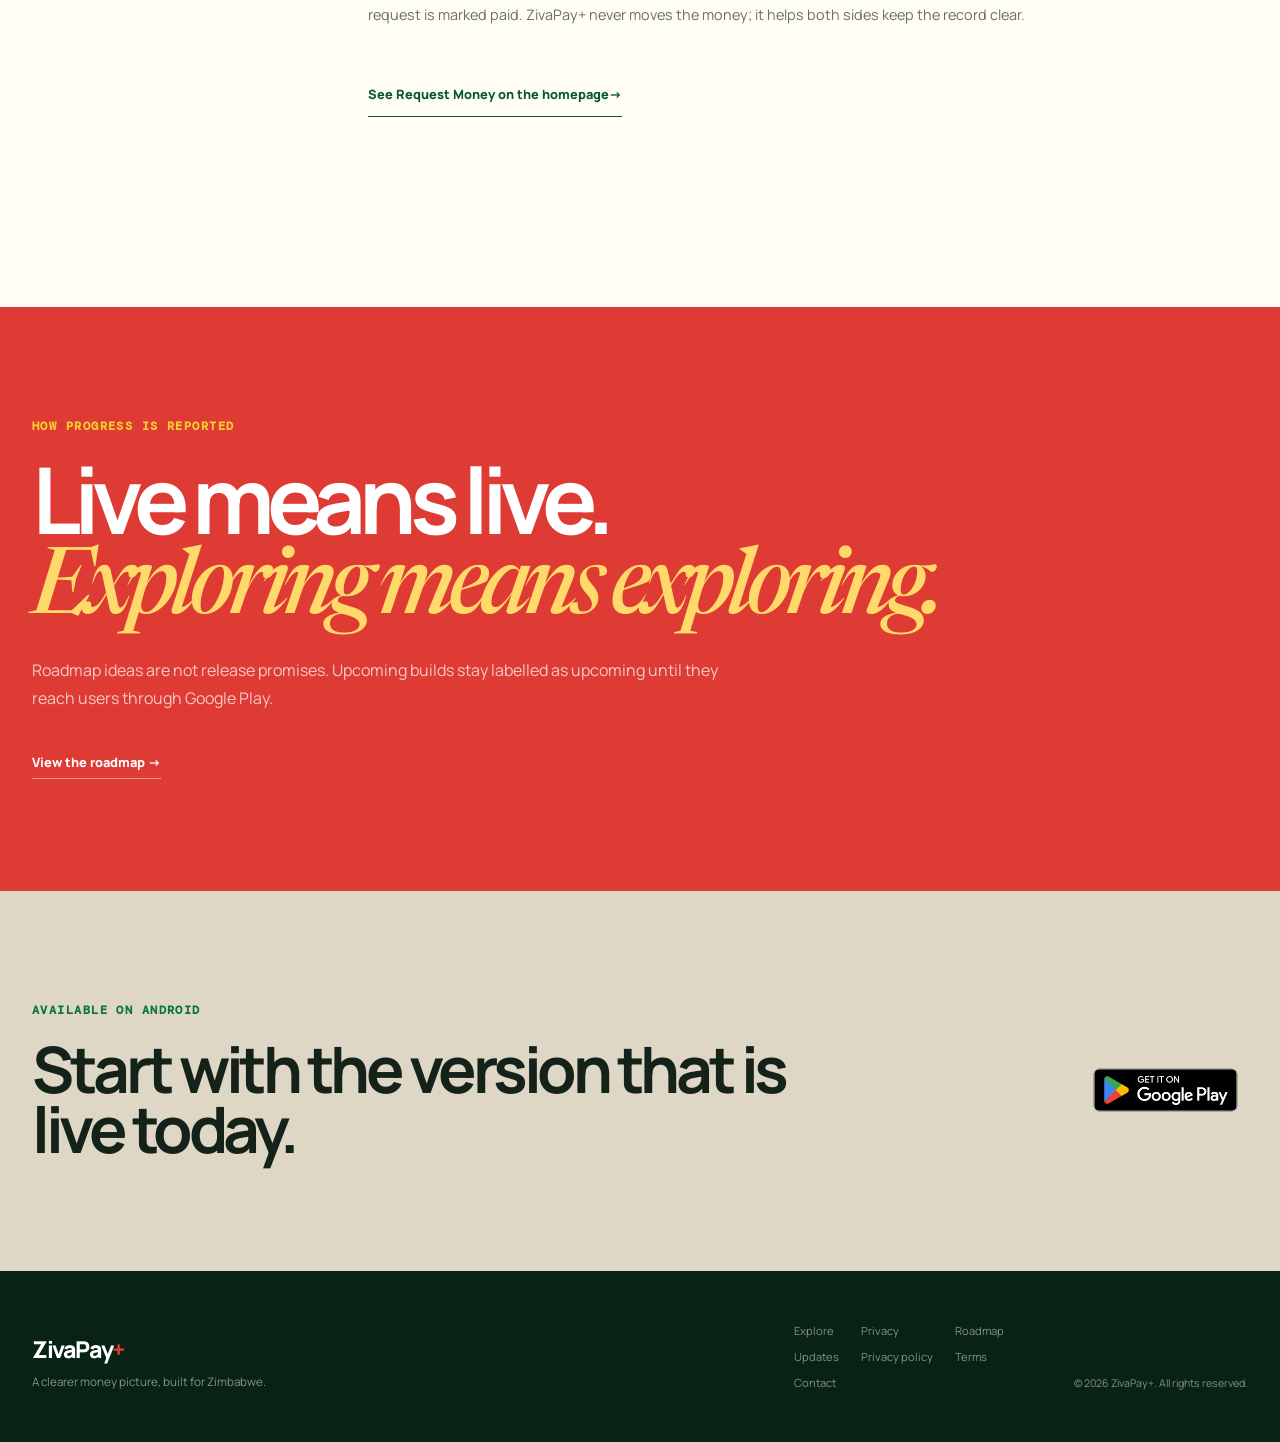
<file: updates.html>
<!DOCTYPE html>
<html lang="en">
<head>
  <meta charset="UTF-8"/>
  <meta name="viewport" content="width=device-width, initial-scale=1.0"/>
  <title>ZivaPay+ Updates | Product Progress from Zimbabwe</title>
  <meta name="description" content="Follow ZivaPay+ releases, newly supported transaction formats, privacy improvements and product milestones for Zimbabwean mobile money."/>
  <link rel="canonical" href="https://zivapayplus.com/updates.html"/>
  <meta name="theme-color" content="#0b5d31"/>
  <meta property="og:type" content="website"/>
  <meta property="og:locale" content="en_ZW"/>
  <meta property="og:site_name" content="ZivaPay+"/>
  <meta property="og:title" content="ZivaPay+ Updates | The work, in public"/>
  <meta property="og:description" content="Releases, reliability work and product milestones from the team building ZivaPay+ for Zimbabwe."/>
  <meta property="og:url" content="https://zivapayplus.com/updates.html"/>
  <meta property="og:image" content="https://zivapayplus.com/og-image.png"/>
  <meta property="og:image:width" content="1200"/>
  <meta property="og:image:height" content="630"/>
  <meta property="og:image:alt" content="ZivaPay+ brings supported EcoCash and InnBucks activity into one clear money picture"/>
  <meta name="twitter:card" content="summary_large_image"/>
  <meta name="twitter:title" content="ZivaPay+ Updates | The work, in public"/>
  <meta name="twitter:description" content="Releases, reliability work and product milestones from ZivaPay+."/>
  <meta name="twitter:image" content="https://zivapayplus.com/og-image.png"/>
  <link rel="preconnect" href="https://fonts.googleapis.com"/>
  <link rel="preconnect" href="https://fonts.gstatic.com" crossorigin/>
  <link href="https://fonts.googleapis.com/css2?family=DM+Mono:wght@400;500&amp;family=Manrope:wght@400;500;600;700;800&amp;family=Newsreader:opsz,wght@6..72,500;6..72,600&amp;display=swap" rel="stylesheet"/>
  <link rel="stylesheet" href="./styles.css?v=20260822-1"/>
  <script src="./site.js?v=2" defer></script>
  <script type="application/ld+json">
  {
    "@context": "https://schema.org",
    "@type": "CollectionPage",
    "name": "ZivaPay+ Updates",
    "url": "https://zivapayplus.com/updates.html",
    "description": "Product releases, reliability improvements and milestones from ZivaPay+.",
    "isPartOf": {
      "@type": "WebSite",
      "name": "ZivaPay+",
      "url": "https://zivapayplus.com/"
    }
  }
  </script>
</head>
<body class="updates-page">
  <a class="skip-link" href="#main">Skip to updates</a>

  <nav class="site-nav updates-nav" aria-label="Primary navigation">
    <a class="brand" href="./" aria-label="ZivaPay+ home">ZivaPay<span>+</span></a>
    <div class="nav-links">
      <a href="./#explore">Explore</a>
      <a href="./#privacy">Privacy</a>
      <a href="./#roadmap">Roadmap</a>
      <a href="updates.html" aria-current="page">Updates</a>
    </div>
    <a class="nav-cta" data-play-placement="updates_nav" href="https://play.google.com/store/apps/details?id=com.nyoniedwin.zimpayplus.app&amp;referrer=utm_source%3Dzivapayplus.com%26utm_medium%3Dwebsite%26utm_campaign%3Dwebsite_launch%26utm_content%3Dupdates_nav">Get the app</a>
  </nav>

  <main id="main">
    <header class="updates-hero">
      <div class="updates-hero-copy">
        <p class="eyebrow"><img class="flag-mark" src="./flag-zimbabwe.svg" width="1200" height="600" alt=""/> Product updates from Zimbabwe</p>
        <h1>The work,<br><em>in public.</em></h1>
        <p>ZivaPay+ earns trust release by release. This is the useful record: what changed, why it matters, and what is still being prepared.</p>
      </div>
      <aside class="updates-status" aria-label="Current product status">
        <span class="status-light" aria-hidden="true"></span>
        <p>CURRENT STATUS</p>
        <strong>Live on Google Play</strong>
        <small>v1.8.11 live · Android · Free</small>
      </aside>
    </header>

    <section class="updates-feed section" aria-labelledby="updates-title">
      <div class="updates-intro">
        <p class="eyebrow" id="updates-title">Release notes</p>
        <p>Plain language first. Technical detail only where it explains a real improvement.</p>
      </div>

      <article class="update-entry update-next" id="next-release">
        <div class="update-rail">
          <span class="update-state is-live">LIVE</span>
          <time datetime="2026-10-28">28 OCT 2026</time>
          <strong>v1.8.11+50</strong>
        </div>
        <div class="update-body">
          <p class="update-kicker">More honest balances and reversals</p>
          <h2>Unknown is no longer shown as zero, and refunds reduce the spending they reversed.</h2>
          <p>Available on Google Play. This release tightens the places where missing or incomplete evidence could look more certain than it was, while preparing the private, on-device Money Year experience for December.</p>
          <div class="update-points">
            <section>
              <span>01</span>
              <h3>Unknown stays unknown</h3>
              <p>If ZivaPay+ has no recorded balance for a wallet, Home no longer turns that absence into a confident $0.00.</p>
            </section>
            <section>
              <span>02</span>
              <h3>Reversals land in the right place</h3>
              <p>Supported EcoCash reversals and card refunds reduce spending rather than appearing as income, including the original spending category where it is known.</p>
            </section>
            <section>
              <span>03</span>
              <h3>Honest statement coverage</h3>
              <p>PDF and Excel exports now warn when older SMS were not imported, instead of letting a partial history read like a complete one.</p>
            </section>
            <section>
              <span>04</span>
              <h3>Money Year preparation</h3>
              <p>An eligible review can announce itself once when the December window opens, without putting any financial figure on the lock screen.</p>
            </section>
          </div>
          <p class="update-note">Released on 28 October 2026 and now available to everyone on Google Play.</p>
        </div>
      </article>

      <article class="update-entry" id="release-1810">
        <div class="update-rail">
          <span class="update-state is-live">LIVE</span>
          <time datetime="2026-10-18">18 OCT 2026</time>
          <strong>v1.8.10+49</strong>
        </div>
        <div class="update-body">
          <p class="update-kicker">Yearly totals that add up too</p>
          <h2>The year-by-year summary now shows refunds in its own column.</h2>
          <p>Available on Google Play. Version 1.8.9 made the monthly statement reconcile; this release completed the same work for the yearly summary. Sent, Received, Bundles, Refunds and Net can now be reconciled from the columns shown in both PDF and Excel.</p>
        </div>
      </article>

      <article class="update-entry" id="release-189">
        <div class="update-rail">
          <span class="update-state is-live">LIVE</span>
          <time datetime="2026-10-11">11 OCT 2026</time>
          <strong>v1.8.9+48</strong>
        </div>
        <div class="update-body">
          <p class="update-kicker">Statements that add up</p>
          <h2>Exported statement totals now match the transactions listed beneath them.</h2>
          <p>Available on Google Play. When a refund appeared on a statement it was subtracted from the Total Sent figure and also shown as money returned, so adding up the columns gave different numbers from the summary. The totals and the rows now agree. The Net figure is unchanged.</p>
          <div class="update-points">
            <section>
              <span>01</span>
              <h3>Totals match the rows</h3>
              <p>Total Sent is now the full amount sent, with refunds shown on their own line. In both the PDF and Excel statement, the columns add up to the summary above them.</p>
            </section>
            <section>
              <span>02</span>
              <h3>The intro always lets you through</h3>
              <p>If the app could not save that you had finished the welcome screens, the Get Started button did nothing and reopening returned you to the start. It now lets you into the app either way.</p>
            </section>
            <section>
              <span>03</span>
              <h3>Clearer failures</h3>
              <p>If checking SMS permission fails, ZivaPay+ now shows a message you can retry instead of waiting on a loading screen. And if it cannot tell whether your history finished importing, it says so rather than assuming it did.</p>
            </section>
          </div>
          <p class="update-note">Available to everyone on Google Play since 11 October 2026.</p>
        </div>
      </article>

      <article class="update-entry" id="release-188">
        <div class="update-rail">
          <span class="update-state is-live">LIVE</span>
          <time datetime="2026-09-05">05 SEP 2026</time>
          <strong>v1.8.8+47</strong>
        </div>
        <div class="update-body">
          <p class="update-kicker">Better transaction reading</p>
          <h2>Card refunds are clearer, and missed-format reports are more useful.</h2>
          <p>Available on Google Play. ZivaPay+ now reads another EcoCash card-refund format, helping refunds reduce spending correctly instead of being missed. Format Radar reports are also easier to read, so unsupported SMS formats can be improved faster.</p>
          <div class="update-points">
            <section>
              <span>01</span>
              <h3>EcoCash card refunds</h3>
              <p>A newly reported card-refund SMS shape is now recognised as returned money, not ordinary income.</p>
            </section>
            <section>
              <span>02</span>
              <h3>Cleaner Format Radar reports</h3>
              <p>Reports keep more of the message structure developers need while still masking private values before anything is sent.</p>
            </section>
            <section>
              <span>03</span>
              <h3>Small release, precise fix</h3>
              <p>No new account, syncing or cloud workflow was added. The work stays focused on reading supported SMS formats more accurately.</p>
            </section>
          </div>
          <p class="update-note">Available to everyone on Google Play since 5 September 2026.</p>
        </div>
      </article>

      <article class="update-entry" id="release-187">
        <div class="update-rail">
          <span class="update-state is-live">LIVE</span>
          <time datetime="2026-09-03">03 SEP 2026</time>
          <strong>v1.8.7+46</strong>
        </div>
        <div class="update-body">
          <p class="update-kicker">Usage signals · request learning</p>
          <h2>Measure the work without reading the money.</h2>
          <p>Available on Google Play. This release adds privacy-safe measurement so future ZivaPay+ improvements can be guided by real app usage, not guesses.</p>
          <div class="update-points">
            <section>
              <span>01</span>
              <h3>Screen reach is measurable</h3>
              <p>ZivaPay+ can now measure which main screens are opened — Home, Transactions, Analytics, Settings, Requests, Health and Recap — without sending amounts, balances, names or message content.</p>
            </section>
            <section>
              <span>02</span>
              <h3>Expired requests are easier to understand</h3>
              <p>When a request expires, ZivaPay+ records only whether a possible matching payment existed locally. It does not send transaction IDs, names, amounts or settle anything automatically.</p>
            </section>
            <section>
              <span>03</span>
              <h3>Sharing can be attributed safely</h3>
              <p>Generic invites and post-payment shares now include attribution links so we can learn which sharing moments help. Payment requests themselves remain linkless to keep payer trust first.</p>
            </section>
          </div>
          <p class="update-note">Available to everyone on Google Play since 3 September 2026.</p>
        </div>
      </article>

      <article class="update-entry" id="release-186">
        <div class="update-rail">
          <span class="update-state is-live">LIVE</span>
          <time datetime="2026-08-22">22 AUG 2026</time>
          <strong>v1.8.6+45</strong>
        </div>
        <div class="update-body">
          <p class="update-kicker">Statement accuracy · wallet evidence</p>
          <h2>A clearer record, from screen to statement.</h2>
          <p>Available on Google Play. This release makes spending breakdowns and exported statements agree more closely with the wallet activity ZivaPay+ recorded.</p>
          <div class="update-points">
            <section>
              <span>01</span>
              <h3>Spending stays spending</h3>
              <p>Money received is excluded from spending categories, while reversals reduce the spending they offset. The same calculation now powers Analytics, PDF and Excel exports.</p>
            </section>
            <section>
              <span>02</span>
              <h3>Balances stay with their wallet</h3>
              <p>Combined statements show EcoCash and InnBucks opening and closing balances separately. If an opening balance was not recorded, the statement says “Not recorded” instead of printing $0.00.</p>
            </section>
            <section>
              <span>03</span>
              <h3>Evidence is handled more carefully</h3>
              <p>Future-dated balance evidence can no longer pin the balance shown today, and an additional EcoCash “was sent to” message format is now supported.</p>
            </section>
          </div>
          <p class="update-note">Available to everyone on Google Play since 22 August 2026.</p>
        </div>
      </article>

      <article class="update-entry" id="release-185">
        <div class="update-rail">
          <span class="update-state is-live">LIVE</span>
          <time datetime="2026-08-15">15 AUG 2026</time>
          <strong>v1.8.5+44</strong>
        </div>
        <div class="update-body">
          <p class="update-kicker">Useful reports · privacy by preview</p>
          <h2>Keep the clue. Hide the details.</h2>
          <p>Available on Google Play. This focused release improves the voluntary report shown when ZivaPay+ cannot safely read an EcoCash or InnBucks message.</p>
          <div class="update-points">
            <section>
              <span>01</span>
              <h3>Direction words remain useful</h3>
              <p>Wording such as “has sent” and “to you” stays readable, giving us the structure needed to support more wallet formats.</p>
            </section>
            <section>
              <span>02</span>
              <h3>Private details remain masked</h3>
              <p>Names, phone numbers, amounts, balances and reference digits are removed. You see the exact payload before deciding whether to send it.</p>
            </section>
            <section>
              <span>03</span>
              <h3>A smaller app bundle</h3>
              <p>The Android App Bundle is about 10% smaller than the previous release, reducing the data needed to deliver the app. Actual Google Play download size varies by device.</p>
            </section>
          </div>
          <p class="update-note">Available to everyone on Google Play since 15 August 2026.</p>
        </div>
      </article>

      <article class="update-entry" id="release-184">
        <div class="update-rail">
          <span class="update-state is-live">LIVE</span>
          <time datetime="2026-08-14">14 AUG 2026</time>
          <strong>v1.8.4+43</strong>
        </div>
        <div class="update-body">
          <p class="update-kicker">Radar reliability · future readiness</p>
          <h2>See the miss sooner. Build the year on honest evidence.</h2>
          <p>This release makes supported wallet messages that ZivaPay+ could not read visible on the same Home load, while beginning private, on-device coverage groundwork for a future yearly review.</p>
          <div class="update-points">
            <section>
              <span>01</span>
              <h3>Misses appear without a second visit</h3>
              <p>When an EcoCash or InnBucks message cannot be read safely, the review card now appears as soon as that scan becomes visible.</p>
            </section>
            <section>
              <span>02</span>
              <h3>Coverage evidence starts earlier</h3>
              <p>ZivaPay+ begins recording how far its on-device inbox evidence reaches. The future yearly review itself is not enabled in this release.</p>
            </section>
          </div>
          <p class="update-note">Available on Google Play since 15 August 2026.</p>
        </div>
      </article>

      <article class="update-entry" id="release-183">
        <div class="update-rail">
          <span class="update-state is-live">LIVE</span>
          <time datetime="2026-08-08">08 AUG 2026</time>
          <strong>v1.8.3+42</strong>
        </div>
        <div class="update-body">
          <p class="update-kicker">Privacy and reliability</p>
          <h2>Protect more. Guess less. Keep the record honest.</h2>
          <p>This release strengthens the voluntary reporting path, handles uncertain wallet messages more carefully, and makes the moments around requesting and receiving money clearer.</p>
          <div class="update-points update-points-four">
            <section>
              <span>01</span>
              <h3>Stronger report privacy</h3>
              <p>Names and unknown sender identities are masked before a missed-format report can leave the phone.</p>
            </section>
            <section>
              <span>02</span>
              <h3>More honest reconciliation</h3>
              <p>Ambiguous InnBucks transfers stay unclassified instead of being guessed as spending, income or an own-account transfer.</p>
            </section>
            <section>
              <span>03</span>
              <h3>Clearer payment requests</h3>
              <p>Shared requests better explain ZivaPay+, with a clearer follow-up after payment is confirmed.</p>
            </section>
            <section>
              <span>04</span>
              <h3>Reliability underneath</h3>
              <p>Alerts, temporary export cleanup and release-resource checks have been strengthened.</p>
            </section>
          </div>
          <p class="update-note">Available on Google Play at 100% rollout since 8 August 2026.</p>
        </div>
      </article>

      <article class="update-entry">
        <div class="update-rail">
          <span class="update-state is-live">LIVE</span>
          <time datetime="2026-07-31">31 JUL 2026</time>
          <strong>v1.8.2+41</strong>
        </div>
        <div class="update-body">
          <p class="update-kicker">Reliability before reach</p>
          <h2>More complete reading. Safer reports. Fewer silent gaps.</h2>
          <p>ZivaPay+ reads long inbox gaps page by page, recognises more wallet formats, and protects the diagnostic path when someone voluntarily reports a message the app could not understand.</p>
          <div class="update-tags"><span>SMS completeness</span><span>More formats</span><span>Safer reports</span></div>
        </div>
      </article>

      <article class="update-entry">
        <div class="update-rail">
          <span class="update-state is-live">LIVE</span>
          <time datetime="2026-07-24">24 JUL 2026</time>
          <strong>v1.8.1+40</strong>
        </div>
        <div class="update-body">
          <p class="update-kicker">A measurable growth loop</p>
          <h2>Request Money can grow through a successful moment.</h2>
          <p>After a request is settled, ZivaPay+ can offer a simple way to share the app with the person who paid. Privacy-safe diagnostics now show whether that invitation is useful without sending names or amounts.</p>
          <div class="update-tags"><span>Request Money</span><span>No financial values</span><span>Referral loop</span></div>
        </div>
      </article>

      <article class="update-entry">
        <div class="update-rail">
          <span class="update-state is-live">LIVE</span>
          <time datetime="2026-07-22">22 JUL 2026</time>
          <strong>v1.8.0+39</strong>
        </div>
        <div class="update-body">
          <p class="update-kicker">A more honest money picture</p>
          <h2>Financial Health now reads multi-wallet runway more carefully.</h2>
          <p>Fresh EcoCash and InnBucks balances can contribute together. If an active wallet is missing a fresh balance, ZivaPay+ lowers confidence rather than quietly pretending that missing information is zero.</p>
          <div class="update-tags"><span>Financial Health 1.1</span><span>Two-wallet runway</span><span>On-device</span></div>
        </div>
      </article>

      <article class="update-entry">
        <div class="update-rail">
          <span class="update-state is-live">LIVE</span>
          <time datetime="2026-06">JUN 2026</time>
          <strong>PRODUCT MILESTONE</strong>
        </div>
        <div class="update-body">
          <p class="update-kicker">From records to a real money moment</p>
          <h2>Request Money arrives.</h2>
          <p>Create an EcoCash or InnBucks payment request, share it, and review a matching incoming confirmation before the request is marked paid. ZivaPay+ never moves the money; it helps both sides keep the record clear.</p>
          <a class="outline-link" href="./#explore">See Request Money on the homepage <span aria-hidden="true">&rarr;</span></a>
        </div>
      </article>
    </section>

    <section class="updates-principle section">
      <p class="eyebrow light">How progress is reported</p>
      <h2>Live means live.<br><em>Exploring means exploring.</em></h2>
      <p>Roadmap ideas are not release promises. Upcoming builds stay labelled as upcoming until they reach users through Google Play.</p>
      <a href="./#roadmap">View the roadmap <span aria-hidden="true">&rarr;</span></a>
    </section>

    <section class="updates-download section">
      <div>
        <p class="eyebrow">Available on Android</p>
        <h2>Start with the version that is live today.</h2>
      </div>
      <a class="play-link play-link-large" data-play-placement="updates_footer" href="https://play.google.com/store/apps/details?id=com.nyoniedwin.zimpayplus.app&amp;referrer=utm_source%3Dzivapayplus.com%26utm_medium%3Dwebsite%26utm_campaign%3Dwebsite_launch%26utm_content%3Dupdates_footer" aria-label="Get ZivaPay+ on Google Play">
        <img src="./google-play-badge.png" width="646" height="250" loading="lazy" decoding="async" alt="Get it on Google Play"/>
      </a>
    </section>
  </main>

  <footer>
    <div>
      <a class="brand footer-brand" href="./">ZivaPay<span>+</span></a>
      <p>A clearer money picture, built for Zimbabwe.</p>
    </div>
    <div class="footer-links">
      <a href="./#explore">Explore</a>
      <a href="./#privacy">Privacy</a>
      <a href="./#roadmap">Roadmap</a>
      <a href="updates.html">Updates</a>
      <a href="privacy.html">Privacy policy</a>
      <a href="terms.html">Terms</a>
      <a href="mailto:hello@zivapayplus.com">Contact</a>
    </div>
    <p>&copy; 2026 ZivaPay+. All rights reserved.</p>
  </footer>
</body>
</html>
</file>
<file: styles.css>
:root {
  --green-950: #082315;
  --green-900: #0a351d;
  --green-800: #075b2a;
  --green-700: #087836;
  --green-500: #21a456;
  --green-100: #dff3e5;
  --green-50: #eef8f1;
  --yellow: #f7cf2d;
  --red: #df3b35;
  --ink: #15221a;
  --muted: #647167;
  --cream: #f3efe3;
  --paper: #fffdf6;
  --white: #ffffff;
  --line: rgba(8, 35, 21, 0.12);
  --shadow: 0 24px 80px rgba(8, 35, 21, 0.13);
}

*, *::before, *::after { box-sizing: border-box; }
html { scroll-behavior: smooth; }
section[id], article[id] { scroll-margin-top: 94px; }
body {
  margin: 0;
  color: var(--ink);
  background: var(--cream);
  font-family: "Manrope", sans-serif;
  -webkit-font-smoothing: antialiased;
  overflow-x: hidden;
}
button, a { font: inherit; }
button { color: inherit; }
a { color: inherit; }
img { display: block; max-width: 100%; }

.skip-link {
  position: fixed;
  left: 16px;
  top: -70px;
  z-index: 1000;
  padding: 12px 16px;
  color: var(--white);
  background: var(--green-900);
  border-radius: 8px;
  transition: top .2s ease;
}
.skip-link:focus { top: 16px; }

.site-nav {
  position: fixed;
  inset: 18px 24px auto;
  z-index: 100;
  max-width: 1320px;
  margin: 0 auto;
  min-height: 64px;
  padding: 10px 12px 10px 22px;
  display: flex;
  align-items: center;
  justify-content: space-between;
  gap: 24px;
  border: 1px solid rgba(255,255,255,.75);
  background: rgba(255, 253, 246, .88);
  backdrop-filter: blur(18px);
  box-shadow: 0 12px 42px rgba(8, 35, 21, .09);
  border-radius: 18px;
}
.brand {
  color: var(--green-900);
  font-weight: 800;
  font-size: 1.45rem;
  letter-spacing: -.06em;
  text-decoration: none;
}
.brand span { color: var(--red); }
.nav-links { display: flex; align-items: center; gap: 28px; }
.nav-links a {
  color: #415044;
  font-size: .85rem;
  font-weight: 700;
  text-decoration: none;
}
.nav-links a:hover { color: var(--green-700); }
.nav-cta {
  padding: 13px 21px;
  color: var(--white);
  background: var(--green-800);
  border-radius: 12px;
  font-size: .84rem;
  font-weight: 800;
  text-decoration: none;
  transition: transform .2s ease, background .2s ease;
}
.nav-cta:hover { transform: translateY(-2px); background: var(--green-700); }

.hero {
  min-height: 100vh;
  padding: 132px 48px 0;
  color: var(--white);
  background:
    radial-gradient(circle at 15% 13%, rgba(247, 207, 45, .17), transparent 24%),
    radial-gradient(circle at 84% 36%, rgba(33, 164, 86, .3), transparent 33%),
    linear-gradient(140deg, #061d11 0%, #0b3b20 53%, #071e12 100%);
  position: relative;
  isolation: isolate;
  overflow: hidden;
}
.hero::before {
  content: "";
  position: absolute;
  inset: 0;
  z-index: -1;
  opacity: .18;
  background-image:
    linear-gradient(rgba(255,255,255,.08) 1px, transparent 1px),
    linear-gradient(90deg, rgba(255,255,255,.08) 1px, transparent 1px);
  background-size: 64px 64px;
  mask-image: linear-gradient(to bottom, black, transparent 82%);
}
.hero::after {
  content: "ZW";
  position: absolute;
  z-index: -1;
  right: -4vw;
  top: 12vh;
  color: rgba(255,255,255,.025);
  font: 800 min(36vw, 520px)/1 "Manrope", sans-serif;
  letter-spacing: -.12em;
}
.hero-grid {
  width: min(1320px, 100%);
  margin: 0 auto;
  display: grid;
  grid-template-columns: minmax(0, .82fr) minmax(610px, 1.18fr);
  gap: clamp(42px, 6vw, 88px);
  align-items: center;
}
.hero-copy { padding: 48px 0 82px; }
.eyebrow {
  margin: 0 0 20px;
  color: var(--green-700);
  font: 700 .75rem/1.3 "DM Mono", monospace;
  letter-spacing: .12em;
  text-transform: uppercase;
}
.eyebrow.light { color: var(--yellow); }
.hero .eyebrow { color: #a9d8b7; display: flex; align-items: center; gap: 10px; }
.flag-mark {
  width: 32px;
  height: 16px;
  object-fit: cover;
  border: 1px solid rgba(255,255,255,.35);
  border-radius: 2px;
}
h1, h2, h3, p { margin-top: 0; }
h1 {
  max-width: 680px;
  margin-bottom: 28px;
  font-size: clamp(3.6rem, 6.1vw, 6.9rem);
  font-weight: 800;
  line-height: .94;
  letter-spacing: -.075em;
}
h1 em {
  display: block;
  margin-top: 10px;
  color: var(--yellow);
  font-family: "Newsreader", serif;
  font-weight: 500;
  letter-spacing: -.05em;
}
.hero-lede {
  max-width: 620px;
  margin-bottom: 34px;
  color: rgba(255,255,255,.7);
  font-size: 1.08rem;
  line-height: 1.75;
}
.hero-actions { display: flex; align-items: center; gap: 22px; flex-wrap: wrap; }
.play-link { display: inline-block; transition: transform .2s ease; }
.play-link:hover { transform: translateY(-3px); }
.play-link img { height: 56px; width: auto; }
.text-link {
  color: var(--white);
  font-size: .88rem;
  font-weight: 700;
  text-decoration: none;
  border-bottom: 1px solid rgba(255,255,255,.28);
  padding-bottom: 5px;
}
.hero-assurance {
  margin-top: 42px;
  padding-top: 23px;
  display: flex;
  flex-wrap: wrap;
  gap: 12px 24px;
  border-top: 1px solid rgba(255,255,255,.12);
  color: rgba(255,255,255,.52);
  font: 500 .72rem/1 "DM Mono", monospace;
  text-transform: uppercase;
  letter-spacing: .06em;
}
.hero-assurance span::before { content: "\2713"; margin-right: 8px; color: var(--yellow); }

.pathfinder {
  min-width: 0;
  margin: 34px 0 66px;
  border: 1px solid rgba(255,255,255,.14);
  background: rgba(5, 22, 13, .58);
  box-shadow: 0 34px 90px rgba(0,0,0,.28);
  backdrop-filter: blur(12px);
  border-radius: 28px;
  overflow: hidden;
}
.pathfinder-head {
  height: 52px;
  padding: 0 22px;
  display: flex;
  align-items: center;
  gap: 10px;
  color: rgba(255,255,255,.56);
  border-bottom: 1px solid rgba(255,255,255,.1);
  font: 500 .67rem/1 "DM Mono", monospace;
  letter-spacing: .08em;
  text-transform: uppercase;
}
.live-dot { width: 8px; height: 8px; border-radius: 50%; background: var(--yellow); box-shadow: 0 0 0 5px rgba(247,207,45,.12); }
.path-layout { display: grid; grid-template-columns: 224px 1fr; min-height: 700px; }
.path-options { padding: 14px; display: grid; align-content: center; gap: 8px; border-right: 1px solid rgba(255,255,255,.1); }
.path-button {
  width: 100%;
  min-height: 88px;
  padding: 15px 13px;
  display: grid;
  grid-template-columns: 28px 1fr;
  gap: 10px;
  align-items: start;
  color: rgba(255,255,255,.62);
  text-align: left;
  border: 1px solid transparent;
  background: transparent;
  border-radius: 15px;
  cursor: pointer;
  transition: background .2s ease, border-color .2s ease, color .2s ease;
}
.path-button:hover { background: rgba(255,255,255,.05); }
.path-button.is-active { color: var(--white); background: rgba(255,255,255,.09); border-color: rgba(247,207,45,.34); }
.path-index { color: var(--yellow); font: 500 .67rem/1.4 "DM Mono", monospace; }
.path-button strong { display: block; margin-bottom: 6px; font-size: .88rem; }
.path-button small { display: block; color: rgba(255,255,255,.42); font-size: .7rem; line-height: 1.45; }
.path-stage { min-width: 0; display: grid; grid-template-rows: minmax(0, 1fr) auto; overflow: hidden; }
.stage-visual { width: 100%; min-height: 0; position: relative; display: grid; place-items: center; justify-self: stretch; overflow: hidden; }
.stage-halo {
  position: absolute;
  width: 440px;
  height: 440px;
  border-radius: 50%;
  background: radial-gradient(circle, rgba(247,207,45,.14), transparent 66%);
}
#path-image {
  position: relative;
  z-index: 1;
  justify-self: center;
  width: min(295px, 70%);
  max-height: 100%;
  object-fit: contain;
  filter: drop-shadow(0 26px 34px rgba(0,0,0,.5));
  transition: opacity .18s ease, transform .25s ease;
}
#path-image.request-flow {
  width: min(760px, 88%);
  max-width: 88%;
  max-height: 560px;
}
#path-image.is-switching { opacity: 0; transform: translateY(10px) scale(.98); }
.stage-note {
  position: relative;
  z-index: 2;
  margin: 0 24px 22px;
  padding: 18px 19px;
  color: var(--ink);
  background: rgba(255,253,246,.94);
  border: 1px solid rgba(255,255,255,.8);
  border-radius: 16px;
  box-shadow: 0 18px 46px rgba(0,0,0,.22);
}
.stage-note span { color: var(--green-700); font: 700 .62rem/1 "DM Mono", monospace; letter-spacing: .1em; }
.stage-note strong { display: block; margin: 7px 0 5px; font-size: .9rem; }
.stage-note p { margin: 0; color: var(--muted); font-size: .72rem; line-height: 1.45; }
.market-ribbon {
  width: min(1320px, 100%);
  margin: 0 auto;
  padding: 21px 0 23px;
  display: flex;
  align-items: center;
  justify-content: space-between;
  gap: 24px;
  border-top: 1px solid rgba(255,255,255,.13);
  color: rgba(255,255,255,.6);
  font-size: .78rem;
}
.market-ribbon p { margin: 0; }
.market-ribbon strong { color: var(--yellow); font-size: .96rem; }
.market-ribbon a { color: var(--white); font: 600 .68rem/1 "DM Mono", monospace; text-decoration: none; }

.section { padding: 112px max(32px, calc((100vw - 1320px) / 2)); }
.section-heading { margin-bottom: 54px; }
.section-heading h2, .privacy-intro h2, .faq-intro h2, .story-copy h2 {
  margin-bottom: 0;
  font-size: clamp(2.5rem, 4.4vw, 5rem);
  line-height: .98;
  letter-spacing: -.065em;
}
.split-heading { display: grid; grid-template-columns: 1.15fr .6fr; gap: 70px; align-items: end; }
.split-heading > p { margin: 0 0 5px; color: var(--muted); line-height: 1.75; }

.moments { background: var(--paper); }
.moment-grid { display: grid; grid-template-columns: repeat(12, 1fr); gap: 18px; }
.moment-card {
  min-height: 315px;
  padding: 30px;
  position: relative;
  overflow: hidden;
  border: 1px solid var(--line);
  border-radius: 24px;
  background: var(--white);
}
.moment-card h3 { max-width: 520px; margin: 16px 0 12px; font-size: clamp(1.45rem, 2.4vw, 2.35rem); line-height: 1.08; letter-spacing: -.045em; }
.moment-card p { max-width: 530px; color: var(--muted); font-size: .9rem; line-height: 1.65; }
.moment-tag { color: var(--green-700); font: 700 .66rem/1 "DM Mono", monospace; letter-spacing: .1em; text-transform: uppercase; }
.moment-featured { grid-column: span 8; min-height: 405px; display: grid; grid-template-columns: 1.15fr .85fr; align-items: center; gap: 30px; background: var(--green-900); color: var(--white); }
.moment-featured .moment-tag { color: var(--yellow); }
.moment-featured p { color: rgba(255,255,255,.62); }
.moment-featured a { display: inline-block; margin-top: 8px; color: var(--yellow); font-size: .82rem; font-weight: 800; text-decoration: none; }
.mini-health { padding: 27px; color: var(--ink); background: var(--cream); border-radius: 20px; transform: rotate(2.5deg); box-shadow: 0 24px 44px rgba(0,0,0,.2); }
.mini-health span { color: var(--green-700); font: 700 .58rem/1 "DM Mono", monospace; letter-spacing: .1em; }
.mini-health strong { display: block; margin: 16px 0 13px; color: var(--green-800); font-family: "Newsreader", serif; font-size: 2.8rem; font-weight: 600; }
.mini-health p { margin: 13px 0 0; color: var(--muted); font-size: .78rem; }
.health-line { height: 8px; background: #d4dacd; border-radius: 10px; overflow: hidden; }
.health-line i { display: block; height: 100%; background: var(--green-500); border-radius: inherit; }
.moment-search { grid-column: span 4; background: #f6d84b; }
.moment-search .moment-tag { color: #5c4c00; }
.moment-search p { color: rgba(21,34,26,.72); }
.search-pill { position: absolute; left: 30px; right: 30px; bottom: 30px; padding: 15px; display: flex; align-items: center; gap: 10px; background: var(--paper); border-radius: 13px; font-size: .8rem; box-shadow: 0 13px 30px rgba(58,48,0,.12); }
.search-pill span { font-size: 1.2rem; }
.search-pill b { margin-left: auto; color: var(--green-700); font: 600 .6rem "DM Mono", monospace; }
.moment-proof { grid-column: span 4; background: #e9e3d2; }
.document-stack { position: absolute; right: 35px; bottom: -18px; width: 152px; height: 120px; }
.document-stack i { position: absolute; inset: 0; background: #c9c1ac; border-radius: 12px 12px 0 0; transform: rotate(-7deg); }
.document-stack i:nth-child(2) { background: #ddd4c0; transform: translate(12px, -8px) rotate(2deg); }
.document-stack i:nth-child(3) { padding: 22px; display: flex; flex-direction: column; background: var(--white); transform: translate(24px, -15px); box-shadow: 0 15px 30px rgba(0,0,0,.12); }
.document-stack b { color: var(--green-700); font: 700 .7rem "DM Mono", monospace; }
.document-stack span { margin-top: 10px; font-size: .7rem; font-style: normal; }
.moment-paid { grid-column: span 4; color: var(--white); background: var(--red); }
.moment-paid .moment-tag { color: #ffd3cf; }
.moment-paid p { color: rgba(255,255,255,.72); }
.paid-chip { position: absolute; left: 30px; bottom: 30px; padding: 12px 16px; color: var(--green-900); background: var(--white); border-radius: 100px; font-size: .76rem; font-weight: 800; }
.paid-chip span { margin-right: 7px; color: var(--green-700); }
.moment-alert { grid-column: span 4; padding-bottom: 0; background: var(--green-100); }
.moment-alert h3 { max-width: 230px; }
.moment-alert p { max-width: 220px; }
.moment-alert img { position: absolute; width: 165px; height: auto; right: 8px; bottom: -18px; filter: drop-shadow(0 14px 26px rgba(0,0,0,.22)); }

.story-lab { color: var(--white); background: var(--green-950); }
.story-shell { display: grid; grid-template-columns: .65fr 1.35fr; gap: 80px; align-items: center; }
.story-copy h2 { max-width: 430px; }
.story-copy > p:not(.eyebrow) { margin: 24px 0 34px; max-width: 420px; color: rgba(255,255,255,.58); line-height: 1.7; }
.story-tabs { display: flex; flex-wrap: wrap; gap: 9px; }
.story-tab { padding: 12px 16px; color: rgba(255,255,255,.52); border: 1px solid rgba(255,255,255,.13); background: transparent; border-radius: 100px; cursor: pointer; font-size: .75rem; font-weight: 700; }
.story-tab.is-active { color: var(--green-950); border-color: var(--yellow); background: var(--yellow); }
.story-canvas { min-height: 570px; display: grid; place-items: center; position: relative; background: rgba(255,255,255,.045); border: 1px solid rgba(255,255,255,.1); border-radius: 30px; overflow: hidden; }
.story-canvas::before { content: ""; position: absolute; inset: 0; background: radial-gradient(circle at 70% 20%, rgba(247,207,45,.15), transparent 34%); }
.story-view { display: none; width: 100%; min-height: 570px; padding: 50px; position: relative; z-index: 1; place-items: center; animation: viewIn .35s ease both; }
.story-view.is-active { display: grid; }
@keyframes viewIn { from { opacity: 0; transform: translateY(12px); } to { opacity: 1; transform: none; } }
.sms-thread { width: min(510px, 100%); display: grid; gap: 13px; }
.sms { max-width: 84%; padding: 17px 18px; color: var(--ink); background: var(--white); border-radius: 18px 18px 18px 5px; font-size: .82rem; line-height: 1.55; box-shadow: 0 14px 28px rgba(0,0,0,.16); }
.sms small { display: block; margin-bottom: 5px; color: var(--green-700); font: 700 .6rem "DM Mono", monospace; }
.sms-out { justify-self: end; background: var(--green-100); border-radius: 18px 18px 5px 18px; }
.processing-line { margin-top: 10px; display: flex; align-items: center; justify-content: center; gap: 10px; color: rgba(255,255,255,.5); font: 500 .64rem "DM Mono", monospace; text-transform: uppercase; letter-spacing: .05em; }
.processing-line i { width: 7px; height: 7px; border-radius: 50%; background: var(--yellow); box-shadow: 0 0 0 5px rgba(247,207,45,.1); }
.picture-board { width: min(560px, 100%); padding: 38px; color: var(--ink); background: var(--paper); border-radius: 23px; box-shadow: var(--shadow); }
.picture-total { padding-bottom: 26px; border-bottom: 1px solid var(--line); }
.picture-total small, .insight-board small { display: block; color: var(--green-700); font: 700 .6rem "DM Mono", monospace; letter-spacing: .09em; }
.picture-total strong { display: block; margin: 12px 0 3px; font-size: 3.7rem; letter-spacing: -.07em; }
.picture-total span { color: var(--muted); font-size: .76rem; }
.picture-bars { margin-top: 28px; display: grid; gap: 20px; }
.picture-bars div { display: grid; grid-template-columns: 90px 1fr 65px; gap: 14px; align-items: center; font-size: .72rem; }
.picture-bars i { height: 8px; background: #e4e3da; border-radius: 10px; overflow: hidden; }
.picture-bars b { display: block; height: 100%; background: var(--green-500); border-radius: inherit; }
.picture-bars strong { text-align: right; }
.insight-board { width: min(520px, 100%); padding: 45px; color: var(--ink); background: var(--yellow); border-radius: 24px; box-shadow: var(--shadow); }
.insight-mark { width: 54px; height: 54px; margin-bottom: 28px; display: grid; place-items: center; color: var(--white); background: var(--green-900); border-radius: 50%; font-weight: 800; }
.insight-board small { color: #6d5a00; }
.insight-board h3 { margin: 15px 0 13px; font: 600 2.8rem/.95 "Newsreader", serif; }
.insight-board p { line-height: 1.65; }
.insight-board > div:last-child { margin-top: 28px; padding-top: 18px; display: flex; justify-content: space-between; gap: 15px; border-top: 1px solid rgba(21,34,26,.2); font: 600 .6rem "DM Mono", monospace; text-transform: uppercase; }

.privacy { background: var(--paper); }
.privacy-grid { display: grid; grid-template-columns: .8fr 1.2fr; gap: 90px; align-items: center; }
.privacy-intro h2 { margin-bottom: 25px; }
.privacy-intro > p:not(.eyebrow) { color: var(--muted); line-height: 1.75; }
.outline-link { display: inline-flex; margin-top: 15px; padding: 13px 0; color: var(--green-800); border-bottom: 1px solid var(--green-800); font-size: .8rem; font-weight: 800; text-decoration: none; }
.vault { border: 1px solid var(--line); border-radius: 24px; overflow: hidden; background: var(--white); box-shadow: var(--shadow); }
.vault-row { padding: 24px; display: grid; grid-template-columns: 74px 1fr; gap: 21px; align-items: start; border-bottom: 1px solid var(--line); }
.vault-row:last-child { border-bottom: 0; }
.vault-status { padding: 7px 6px; text-align: center; border-radius: 7px; font: 700 .57rem "DM Mono", monospace; letter-spacing: .05em; }
.vault-status.stays { color: var(--green-800); background: var(--green-100); }
.vault-status.limited { color: #725d00; background: #fff0a8; }
.vault-status.you { color: #9f2924; background: #fee3e1; }
.vault-row strong { display: block; margin-bottom: 6px; font-size: .92rem; }
.vault-row p { margin: 0; color: var(--muted); font-size: .78rem; line-height: 1.55; }
.privacy-facts { margin-top: 66px; display: grid; grid-template-columns: repeat(4, 1fr); border-block: 1px solid var(--line); }
.privacy-facts span { padding: 25px 20px; text-align: center; color: var(--muted); border-right: 1px solid var(--line); font-size: .78rem; }
.privacy-facts span:last-child { border-right: 0; }
.privacy-facts b { color: var(--green-800); }

.pulse { background: #e8e3d6; }
.pulse-grid { display: grid; grid-template-columns: 1.2fr .8fr .8fr; gap: 18px; }
.pulse-card { min-height: 410px; padding: 30px; display: flex; flex-direction: column; border: 1px solid var(--line); border-radius: 23px; background: var(--paper); }
.pulse-meta { margin-bottom: 65px; display: flex; justify-content: space-between; gap: 15px; color: var(--muted); font: 600 .59rem "DM Mono", monospace; letter-spacing: .06em; }
.pulse-card h3 { margin: 0 0 14px; font-size: 1.65rem; line-height: 1.08; letter-spacing: -.04em; }
.pulse-card p { color: var(--muted); font-size: .82rem; line-height: 1.65; }
.pulse-card a { margin-top: auto; color: var(--green-800); font-size: .73rem; font-weight: 800; text-decoration: none; }
.pulse-card .pulse-read-more { margin-top: 26px; width: fit-content; padding-bottom: 5px; border-bottom: 1px solid rgba(7,91,42,.25); }
.pulse-release { color: var(--white); background: var(--green-900); }
.pulse-release .pulse-meta, .pulse-release p { color: rgba(255,255,255,.58); }
.pulse-release h3 { max-width: 530px; font-size: clamp(2rem, 3vw, 3.3rem); }
.release-pills { margin-top: auto; display: flex; gap: 8px; flex-wrap: wrap; }
.release-pills span { padding: 8px 10px; color: rgba(255,255,255,.72); border: 1px solid rgba(255,255,255,.16); border-radius: 100px; font: 500 .57rem "DM Mono", monospace; }
.pulse-market { background: var(--yellow); }
.pulse-market .pulse-meta, .pulse-market p { color: rgba(21,34,26,.62); }
.big-number { display: block; margin: -18px 0 18px; font-size: clamp(3.8rem, 6vw, 6.4rem); line-height: .85; letter-spacing: -.08em; }
.pulse-guide ul { margin: 8px 0 25px; padding: 0; list-style: none; display: grid; gap: 12px; }
.pulse-guide li { padding-left: 22px; position: relative; color: var(--muted); font-size: .78rem; line-height: 1.5; }
.pulse-guide li::before { content: "\2713"; position: absolute; left: 0; color: var(--green-700); font-weight: 800; }

.roadmap {
  color: var(--white);
  background:
    radial-gradient(circle at 82% 12%, rgba(247,207,45,.12), transparent 25%),
    linear-gradient(145deg, #071e12 0%, #0a351d 100%);
  overflow: hidden;
}
.roadmap-heading { display: grid; grid-template-columns: 1fr .55fr; gap: 80px; align-items: end; margin-bottom: 68px; }
.roadmap-heading h2 { margin: 0; font-size: clamp(3rem, 5.3vw, 6.2rem); line-height: .93; letter-spacing: -.075em; }
.roadmap-heading h2 em { color: var(--yellow); font-family: "Newsreader", serif; font-weight: 500; }
.roadmap-heading > p { margin: 0 0 6px; color: rgba(255,255,255,.58); font-size: .9rem; line-height: 1.75; }
.roadmap-track { height: 34px; margin: 0 calc(12.5% - 6px) -11px; display: flex; align-items: center; justify-content: space-between; position: relative; }
.roadmap-track::before { content: ""; position: absolute; left: 7px; right: 7px; top: 16px; height: 1px; background: linear-gradient(90deg, var(--green-500), var(--yellow), rgba(255,255,255,.22)); }
.roadmap-track i { width: 13px; height: 13px; position: relative; z-index: 1; border: 3px solid var(--green-900); border-radius: 50%; background: var(--yellow); box-shadow: 0 0 0 1px rgba(247,207,45,.55); }
.roadmap-track i:nth-child(-n+2) { background: #5fce7f; box-shadow: 0 0 0 1px rgba(95,206,127,.65); }
.roadmap-track i:last-child { background: var(--white); opacity: .55; }
.roadmap-grid { display: grid; grid-template-columns: repeat(4, 1fr); gap: 14px; }
.roadmap-card { min-height: 540px; padding: 26px 24px; display: flex; flex-direction: column; position: relative; overflow: hidden; border: 1px solid rgba(255,255,255,.12); border-radius: 22px; background: rgba(255,255,255,.055); }
.roadmap-card::after { content: attr(data-mark); position: absolute; right: -10px; bottom: -48px; color: rgba(255,255,255,.035); font-size: 10rem; font-weight: 800; letter-spacing: -.1em; }
.roadmap-meta { display: flex; align-items: center; justify-content: space-between; gap: 12px; margin-bottom: 45px; }
.roadmap-meta span { color: var(--yellow); font: 600 .66rem "DM Mono", monospace; }
.roadmap-meta strong { padding: 7px 9px; color: #a7dcb5; border: 1px solid rgba(95,206,127,.25); background: rgba(95,206,127,.08); border-radius: 100px; font: 700 .54rem "DM Mono", monospace; letter-spacing: .07em; }
.roadmap-card h3 { margin: 0 0 15px; font-size: clamp(1.5rem, 2vw, 2rem); line-height: 1.03; letter-spacing: -.045em; }
.roadmap-summary { min-height: 98px; color: rgba(255,255,255,.55); font-size: .78rem; line-height: 1.6; }
.roadmap-card ul { margin: 18px 0 28px; padding: 0; display: grid; gap: 11px; list-style: none; }
.roadmap-card li { padding-left: 18px; position: relative; color: rgba(255,255,255,.72); font-size: .72rem; line-height: 1.45; }
.roadmap-card li::before { content: ""; position: absolute; left: 0; top: .48em; width: 6px; height: 6px; border-radius: 50%; background: #5fce7f; }
.roadmap-foot { margin-top: auto; padding-top: 18px; position: relative; z-index: 1; color: rgba(255,255,255,.48); border-top: 1px solid rgba(255,255,255,.1); font: 600 .59rem "DM Mono", monospace; text-transform: uppercase; letter-spacing: .07em; }
.roadmap-health { color: var(--ink); background: var(--yellow); border-color: var(--yellow); transform: translateY(-8px); box-shadow: 0 25px 55px rgba(0,0,0,.2); }
.roadmap-health .roadmap-meta span { color: #705b00; }
.roadmap-health .roadmap-meta strong { color: var(--green-900); border-color: rgba(8,35,21,.18); background: rgba(255,255,255,.3); }
.roadmap-health .roadmap-summary, .roadmap-health li { color: rgba(21,34,26,.68); }
.roadmap-health li::before { background: var(--green-800); }
.roadmap-health .roadmap-foot { color: rgba(21,34,26,.56); border-color: rgba(21,34,26,.18); }
.roadmap-horizon { background: linear-gradient(160deg, rgba(255,255,255,.08), rgba(223,59,53,.14)); }
.roadmap-horizon .roadmap-meta strong { color: #ffd1ce; border-color: rgba(223,59,53,.35); background: rgba(223,59,53,.1); }
.roadmap-orbit { width: 170px; height: 170px; margin: 23px auto 20px; display: grid; place-items: center; position: relative; border: 1px solid rgba(255,255,255,.16); border-radius: 50%; }
.roadmap-orbit::before { content: ""; position: absolute; width: 110px; height: 110px; border: 1px dashed rgba(247,207,45,.35); border-radius: 50%; }
.roadmap-orbit b { width: 64px; height: 64px; display: grid; place-items: center; color: var(--green-950); background: var(--yellow); border-radius: 50%; font-size: 1.1rem; }
.roadmap-orbit i { position: absolute; width: 9px; height: 9px; border-radius: 50%; background: var(--red); }
.roadmap-orbit i:nth-child(2) { left: 24px; top: 44px; }
.roadmap-orbit i:nth-child(3) { right: 15px; top: 78px; background: #5fce7f; }
.roadmap-orbit i:nth-child(4) { left: 71px; bottom: 10px; background: var(--white); }
.roadmap-vision { background: rgba(255,255,255,.025); border-style: dashed; }
.roadmap-vision .roadmap-meta strong { color: rgba(255,255,255,.62); border-color: rgba(255,255,255,.16); background: rgba(255,255,255,.05); }
.roadmap-vision blockquote { margin: auto 0 25px; padding: 21px 0 21px 20px; color: var(--yellow); border-left: 2px solid var(--yellow); font: 500 1.35rem/1.35 "Newsreader", serif; }
.roadmap-note { max-width: 680px; margin: 30px 0 0 auto; color: rgba(255,255,255,.38); text-align: right; font-size: .64rem; line-height: 1.5; }

.vision { display: grid; grid-template-columns: .35fr 1fr .35fr; gap: 50px; align-items: center; color: var(--white); background: var(--red); }
.vision-mark { font: 800 clamp(4rem, 8vw, 8rem)/1 "Manrope", sans-serif; letter-spacing: -.1em; color: rgba(255,255,255,.18); }
.vision h2 { max-width: 850px; margin: 0 0 22px; font: 600 clamp(2.7rem, 4.7vw, 5rem)/.98 "Newsreader", serif; letter-spacing: -.04em; }
.vision p:not(.eyebrow) { max-width: 760px; color: rgba(255,255,255,.72); line-height: 1.7; }
.vision > a { justify-self: end; color: var(--white); font-size: .84rem; font-weight: 800; text-decoration: none; border-bottom: 1px solid rgba(255,255,255,.5); padding-bottom: 7px; }

.faq { display: grid; grid-template-columns: .7fr 1.3fr; gap: 100px; background: var(--paper); }
.faq-intro h2 { margin-bottom: 24px; }
.faq-intro > p:not(.eyebrow) { color: var(--muted); line-height: 1.7; }
.faq-list { border-top: 1px solid var(--line); }
.faq-list details { border-bottom: 1px solid var(--line); }
.faq-list summary { padding: 24px 44px 24px 0; position: relative; list-style: none; cursor: pointer; font-size: .92rem; font-weight: 800; }
.faq-list summary::-webkit-details-marker { display: none; }
.faq-list summary::after { content: "+"; position: absolute; right: 4px; top: 18px; color: var(--green-700); font: 400 1.6rem "Manrope", sans-serif; }
.faq-list details[open] summary::after { content: "-"; }
.faq-list details p { margin: -5px 45px 23px 0; color: var(--muted); font-size: .82rem; line-height: 1.7; }

.download { background: #ded7c5; }
.download-card { padding: 60px; display: grid; grid-template-columns: 1fr auto; gap: 70px; align-items: center; color: var(--white); background: var(--green-900); border-radius: 30px; overflow: hidden; position: relative; }
.download-card::after { content: ""; position: absolute; right: -170px; top: -230px; width: 520px; height: 520px; border: 72px solid rgba(255,255,255,.05); border-radius: 50%; }
.download-card h2 { margin-bottom: 15px; font-size: clamp(3rem, 5vw, 5.8rem); line-height: .95; letter-spacing: -.075em; }
.download-card p:not(.eyebrow) { max-width: 620px; color: rgba(255,255,255,.65); line-height: 1.65; }
.play-link-large { margin-top: 17px; }
.play-link-large img { height: 64px; }
.qr-block { position: relative; z-index: 1; display: flex; align-items: center; gap: 18px; }
.qr-block img { width: 142px; height: 142px; padding: 9px; background: var(--white); border-radius: 16px; }
.qr-block span { max-width: 125px; color: rgba(255,255,255,.55); font-size: .7rem; line-height: 1.5; }
.qr-block strong { display: block; margin-bottom: 5px; color: var(--white); font-size: .86rem; }
.independence-note { max-width: 860px; margin: 25px auto 0; color: #716c61; text-align: center; font-size: .67rem; line-height: 1.55; }

/* Updates: one public record for live work and work still being prepared. */
.updates-page { background: var(--paper); }
.updates-page .site-nav { position: absolute; }
.updates-hero {
  min-height: 760px;
  padding: 180px max(48px, calc((100vw - 1320px) / 2)) 100px;
  display: grid;
  grid-template-columns: 1fr .38fr;
  gap: 90px;
  align-items: end;
  color: var(--white);
  background:
    radial-gradient(circle at 76% 26%, rgba(247,207,45,.16), transparent 23%),
    linear-gradient(135deg, var(--green-950), #0b4827 64%, #0a2d1b);
  position: relative;
  overflow: hidden;
}
.updates-hero::after {
  content: "UPDATES";
  position: absolute;
  right: -20px;
  top: 128px;
  color: rgba(255,255,255,.035);
  font-size: clamp(7rem, 16vw, 15rem);
  font-weight: 800;
  letter-spacing: -.09em;
  writing-mode: vertical-rl;
}
.updates-hero-copy { position: relative; z-index: 1; }
.updates-hero h1 { max-width: 900px; margin: 27px 0 28px; font-size: clamp(5rem, 9.2vw, 10rem); line-height: .78; letter-spacing: -.085em; }
.updates-hero h1 em { color: var(--yellow); font-family: "Newsreader", serif; font-weight: 500; }
.updates-hero-copy > p:last-child { max-width: 670px; color: rgba(255,255,255,.68); font-size: 1.05rem; line-height: 1.75; }
.updates-status { padding: 30px; position: relative; z-index: 1; border: 1px solid rgba(255,255,255,.16); border-radius: 22px; background: rgba(255,255,255,.06); backdrop-filter: blur(12px); }
.status-light { width: 10px; height: 10px; margin-bottom: 38px; display: block; border-radius: 50%; background: #6ce38e; box-shadow: 0 0 0 8px rgba(108,227,142,.1); }
.updates-status p { margin: 0 0 12px; color: rgba(255,255,255,.42); font: 600 .62rem "DM Mono", monospace; letter-spacing: .08em; }
.updates-status strong { display: block; font-size: 1.3rem; }
.updates-status small { display: block; margin-top: 8px; color: rgba(255,255,255,.54); font-size: .67rem; }
.updates-feed { padding-top: 95px; background: var(--paper); }
.updates-intro { margin-bottom: 18px; display: flex; justify-content: space-between; gap: 40px; align-items: end; }
.updates-intro > p:last-child { max-width: 480px; margin: 0; color: var(--muted); font-size: .78rem; line-height: 1.6; text-align: right; }
.update-entry { padding: 78px 0; display: grid; grid-template-columns: .28fr 1fr; gap: 90px; border-top: 1px solid var(--line); }
.update-rail { display: flex; flex-direction: column; align-items: flex-start; gap: 13px; }
.update-state { padding: 8px 10px; color: #7b270e; border: 1px solid rgba(223,59,53,.22); border-radius: 999px; background: #ffe9dd; font: 700 .56rem "DM Mono", monospace; letter-spacing: .07em; }
.update-state.is-live { color: var(--green-800); border-color: rgba(33,164,86,.24); background: var(--green-50); }
.update-rail time { color: var(--muted); font: 500 .66rem "DM Mono", monospace; }
.update-rail strong { color: var(--ink); font: 600 .65rem "DM Mono", monospace; }
.update-kicker { margin: 0 0 16px; color: var(--green-700); font: 600 .68rem "DM Mono", monospace; letter-spacing: .08em; text-transform: uppercase; }
.update-body h2 { max-width: 920px; margin: 0 0 25px; font-size: clamp(2.4rem, 4.6vw, 5rem); line-height: .98; letter-spacing: -.065em; }
.update-body > p:not(.update-kicker, .update-note) { max-width: 780px; color: var(--muted); font-size: .9rem; line-height: 1.8; }
.update-next { padding-block: 90px; }
.update-points { margin-top: 50px; display: grid; grid-template-columns: repeat(3, 1fr); gap: 14px; }
.update-points-four { grid-template-columns: repeat(2, 1fr); }
.update-points section { min-height: 270px; padding: 25px; display: flex; flex-direction: column; border: 1px solid var(--line); border-radius: 20px; background: var(--cream); }
.update-points span { color: var(--red); font: 600 .64rem "DM Mono", monospace; }
.update-points h3 { margin: auto 0 13px; font-size: 1.23rem; line-height: 1.08; letter-spacing: -.04em; }
.update-points p { margin: 0; color: var(--muted); font-size: .72rem; line-height: 1.65; }
.update-note { max-width: 720px; margin: 28px 0 0; padding-left: 17px; color: #78680d; border-left: 3px solid var(--yellow); font-size: .7rem; line-height: 1.6; }
.update-tags { margin-top: 32px; display: flex; flex-wrap: wrap; gap: 9px; }
.update-tags span { padding: 9px 12px; color: var(--green-800); border: 1px solid rgba(7,91,42,.16); border-radius: 999px; background: var(--green-50); font-size: .65rem; font-weight: 700; }
.update-body .outline-link { margin-top: 30px; }
.updates-principle { color: var(--white); background: var(--red); }
.updates-principle h2 { max-width: 1000px; margin: 25px 0; font-size: clamp(3.5rem, 7.2vw, 8rem); line-height: .86; letter-spacing: -.08em; }
.updates-principle h2 em { color: #ffd96a; font-family: "Newsreader", serif; font-weight: 500; }
.updates-principle > p:not(.eyebrow) { max-width: 720px; color: rgba(255,255,255,.72); line-height: 1.75; }
.updates-principle > a { margin-top: 25px; display: inline-block; color: var(--white); font-size: .8rem; font-weight: 800; text-decoration: none; border-bottom: 1px solid rgba(255,255,255,.45); padding-bottom: 7px; }
.updates-download { display: flex; align-items: center; justify-content: space-between; gap: 70px; background: #ded7c5; }
.updates-download h2 { max-width: 800px; margin: 14px 0 0; font-size: clamp(2.8rem, 5vw, 5.8rem); line-height: .94; letter-spacing: -.07em; }
.updates-download .play-link { flex: 0 0 auto; }

footer { padding: 52px max(32px, calc((100vw - 1320px) / 2)); display: grid; grid-template-columns: 1fr auto auto; gap: 70px; align-items: end; color: rgba(255,255,255,.5); background: var(--green-950); }
.footer-brand { color: var(--white); }
footer > div:first-child p { margin: 9px 0 0; font-size: .73rem; }
.footer-links { display: grid; grid-template-columns: repeat(3, auto); gap: 11px 22px; }
.footer-links a { font-size: .7rem; text-decoration: none; }
footer > p { margin: 0; font-size: .66rem; }

@media (max-width: 1120px) {
  .nav-links { gap: 18px; }
  .hero-grid { grid-template-columns: 1fr; }
  .hero-copy { padding-bottom: 15px; }
  .hero-copy h1 { max-width: 900px; }
  .pathfinder { margin-top: 0; }
  .split-heading { grid-template-columns: 1fr .65fr; }
  .story-shell, .privacy-grid { grid-template-columns: 1fr; }
  .story-copy { display: grid; grid-template-columns: 1fr 1fr; gap: 20px 50px; }
  .story-copy .eyebrow, .story-copy h2 { grid-column: 1; }
  .story-copy > p:not(.eyebrow), .story-tabs { grid-column: 2; }
  .story-copy > p:not(.eyebrow) { grid-row: 1 / span 2; margin-top: 0; align-self: end; }
  .story-tabs { grid-row: 3; }
  .pulse-grid { grid-template-columns: 1fr 1fr; }
  .pulse-release { grid-column: 1 / -1; }
  .roadmap-grid { grid-template-columns: 1fr 1fr; }
  .roadmap-track { display: none; }
  .roadmap-health { transform: none; }
  .vision { grid-template-columns: 1fr 4fr; }
  .vision > a { grid-column: 2; justify-self: start; }
  .faq { gap: 55px; }
  .updates-hero { grid-template-columns: 1fr .48fr; gap: 45px; }
  .update-entry { gap: 50px; }
}

@media (max-width: 860px) {
  .site-nav { inset: 12px 14px auto; }
  .nav-links { display: none; }
  .hero { padding: 118px 22px 0; }
  .path-layout { grid-template-columns: 1fr; }
  .path-options { grid-template-columns: repeat(4, 1fr); border-right: 0; border-bottom: 1px solid rgba(255,255,255,.1); }
  .path-button { min-height: 72px; display: block; text-align: center; }
  .path-index { display: block; margin-bottom: 7px; }
  .path-button small { display: none; }
  .path-stage { min-height: 570px; }
  .split-heading { grid-template-columns: 1fr; gap: 24px; }
  .roadmap-heading { grid-template-columns: 1fr; gap: 24px; }
  .moment-featured { grid-column: 1 / -1; }
  .moment-search, .moment-proof, .moment-paid, .moment-alert { grid-column: span 6; }
  .privacy-facts { grid-template-columns: 1fr 1fr; }
  .privacy-facts span:nth-child(2) { border-right: 0; }
  .privacy-facts span:nth-child(-n+2) { border-bottom: 1px solid var(--line); }
  .faq { grid-template-columns: 1fr; gap: 40px; }
  .download-card { grid-template-columns: 1fr; }
  .qr-block { justify-self: start; }
  footer { grid-template-columns: 1fr; gap: 30px; align-items: start; }
  .updates-hero { min-height: 720px; padding-inline: 28px; grid-template-columns: 1fr; gap: 38px; }
  .updates-hero h1 { font-size: clamp(4.7rem, 17vw, 8rem); }
  .updates-status { max-width: 420px; }
  .update-entry { grid-template-columns: 1fr; gap: 35px; }
  .update-rail { flex-direction: row; flex-wrap: wrap; align-items: center; }
  .update-points { grid-template-columns: 1fr; }
  .update-points section { min-height: 220px; }
  .updates-download { align-items: flex-start; flex-direction: column; }
}

@media (max-width: 620px) {
  .section { padding: 78px 20px; }
  .site-nav { min-height: 57px; padding: 8px 9px 8px 17px; border-radius: 15px; }
  .brand { font-size: 1.23rem; }
  .nav-cta { padding: 11px 15px; }
  .hero-copy { padding-top: 28px; }
  h1 { font-size: clamp(3.1rem, 15vw, 4.7rem); }
  .hero-lede { font-size: .96rem; }
  .hero-actions { align-items: flex-start; flex-direction: column; }
  .hero-assurance { gap: 12px 16px; }
  .pathfinder { margin-bottom: 35px; border-radius: 21px; }
  .pathfinder-head { justify-content: center; }
  .path-options { padding: 8px; gap: 3px; }
  .path-button { padding: 11px 4px; }
  .path-button strong { font-size: .72rem; }
  .path-stage { min-height: 500px; }
  #path-image { width: 70%; max-height: 100%; }
  #path-image.request-flow { width: 94%; max-width: 94%; max-height: 390px; }
  .stage-note { margin: 0 13px 13px; }
  .market-ribbon { align-items: flex-start; flex-direction: column; padding: 18px 0 22px; }
  .section-heading h2, .privacy-intro h2, .faq-intro h2, .story-copy h2 { font-size: clamp(2.6rem, 12vw, 4.1rem); }
  .moment-grid { display: block; }
  .moment-card { margin-bottom: 14px; min-height: 300px; padding: 24px; }
  .moment-featured { min-height: 510px; display: block; }
  .mini-health { margin-top: 30px; }
  .search-pill, .paid-chip { left: 24px; bottom: 24px; }
  .moment-alert h3 { max-width: 55%; }
  .moment-alert p { max-width: 52%; }
  .moment-alert img { width: clamp(125px, 36vw, 155px); right: 8px; bottom: -12px; }
  .story-copy { display: block; }
  .story-copy > p:not(.eyebrow) { margin: 24px 0; }
  .story-tabs { margin-bottom: 34px; }
  .story-canvas, .story-view { min-height: 505px; }
  .story-view { padding: 25px 18px; }
  .sms { max-width: 92%; }
  .picture-board, .insight-board { padding: 28px 22px; }
  .picture-bars div { grid-template-columns: 75px 1fr 55px; gap: 8px; }
  .insight-board h3 { font-size: 2.25rem; }
  .insight-board > div:last-child { align-items: flex-start; flex-direction: column; }
  .privacy-grid { gap: 45px; }
  .vault-row { grid-template-columns: 1fr; gap: 13px; }
  .vault-status { width: fit-content; padding-inline: 10px; }
  .privacy-facts { margin-top: 42px; grid-template-columns: 1fr; }
  .privacy-facts span { border-right: 0; border-bottom: 1px solid var(--line); }
  .privacy-facts span:last-child { border-bottom: 0; }
  .pulse-grid { grid-template-columns: 1fr; }
  .pulse-release { grid-column: auto; }
  .pulse-card { min-height: 360px; }
  .pulse-meta { margin-bottom: 45px; }
  .roadmap-grid { grid-template-columns: 1fr; }
  .roadmap-card { min-height: 0; }
  .roadmap-summary { min-height: 0; }
  .roadmap-meta { margin-bottom: 32px; }
  .roadmap-orbit { margin-block: 30px; }
  .roadmap-note { text-align: left; }
  .vision { grid-template-columns: 1fr; }
  .vision-mark { display: none; }
  .vision > a { grid-column: auto; }
  .download-card { padding: 36px 24px; border-radius: 23px; }
  .download-card h2 { font-size: 3.45rem; }
  .qr-block { display: none; }
  .play-link-large img { height: 56px; }
  .footer-links { grid-template-columns: repeat(2, auto); justify-content: start; }
  .updates-hero { min-height: 660px; padding: 130px 20px 70px; }
  .updates-hero::after { display: none; }
  .updates-hero h1 { font-size: clamp(4.2rem, 22vw, 6rem); }
  .updates-hero-copy > p:last-child { font-size: .9rem; }
  .updates-intro { align-items: flex-start; flex-direction: column; }
  .updates-intro > p:last-child { text-align: left; }
  .update-entry { padding-block: 55px; }
  .update-body h2 { font-size: clamp(2.5rem, 12vw, 4rem); }
  .updates-principle h2 { font-size: clamp(3.3rem, 15vw, 5rem); }
  .updates-download { gap: 30px; }
}

@media (prefers-reduced-motion: reduce) {
  html { scroll-behavior: auto; }
  *, *::before, *::after { animation-duration: .01ms !important; animation-iteration-count: 1 !important; transition-duration: .01ms !important; }
}
</file>
